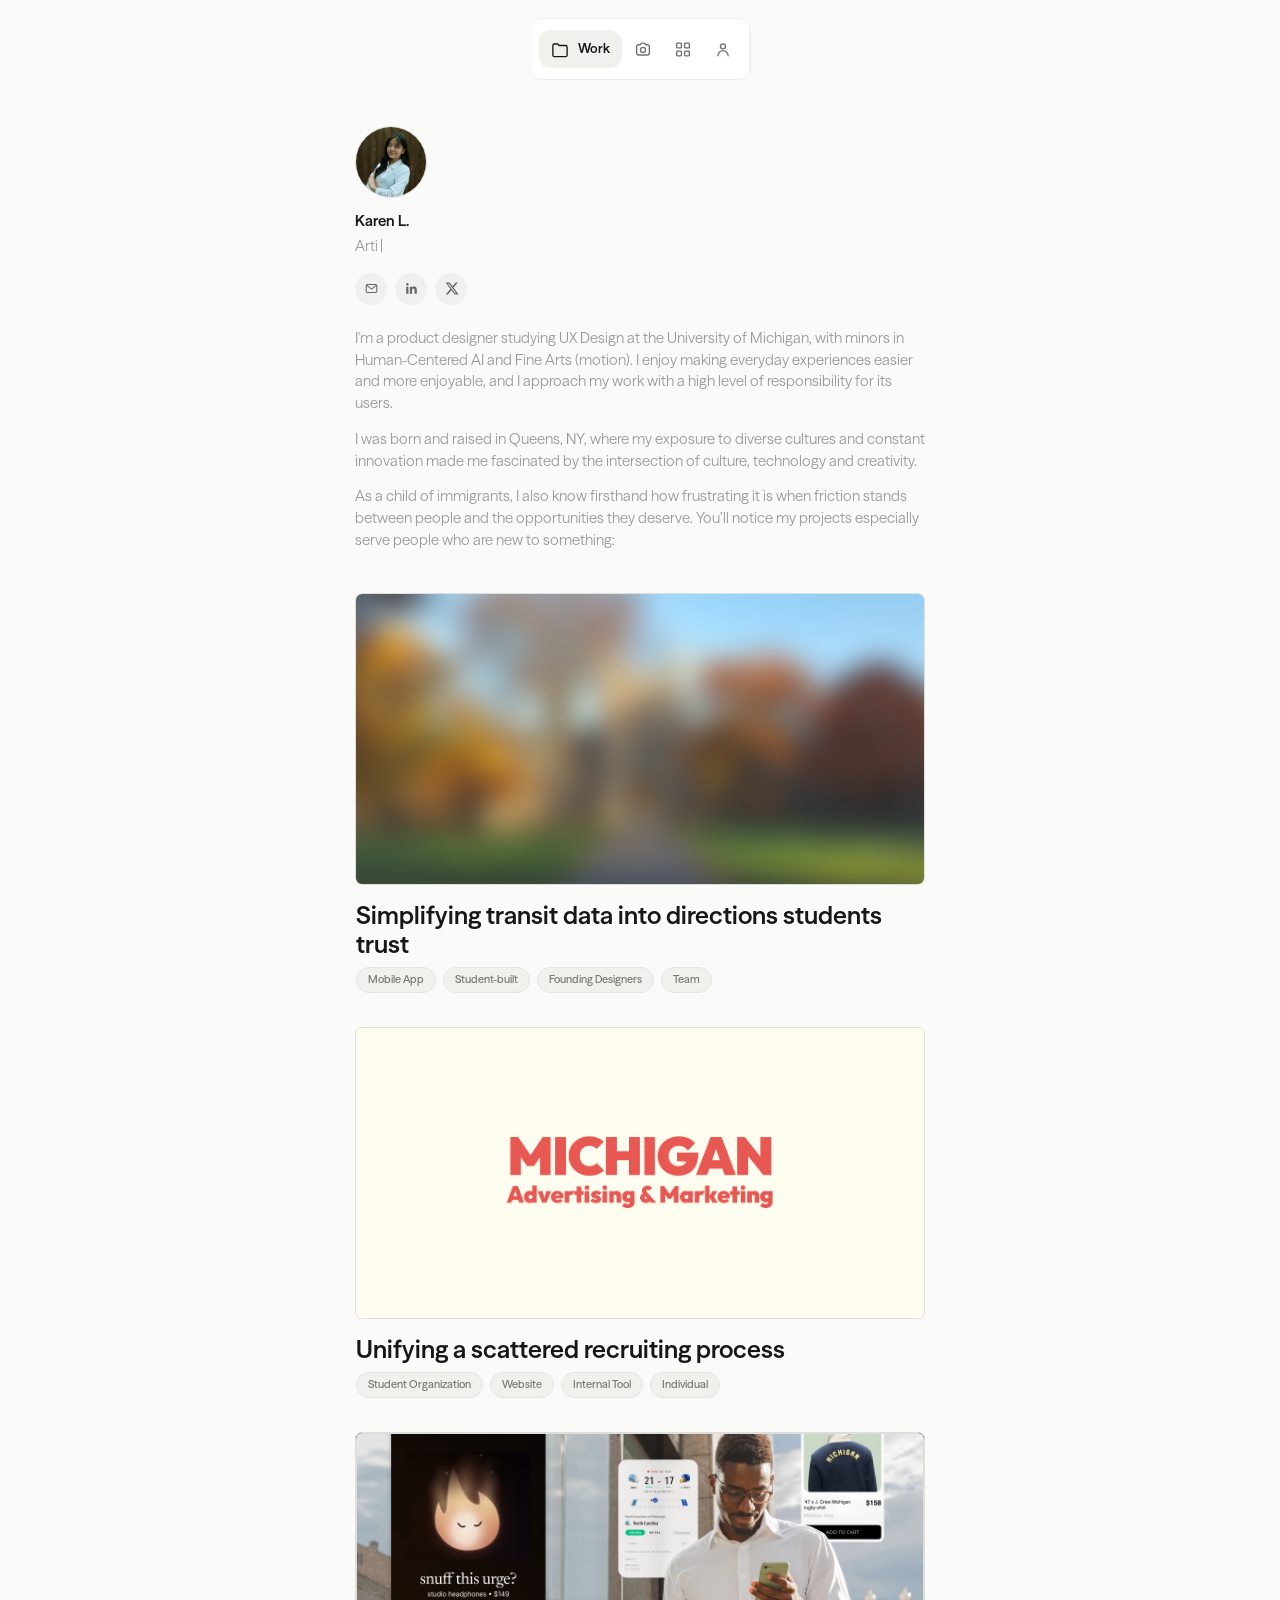
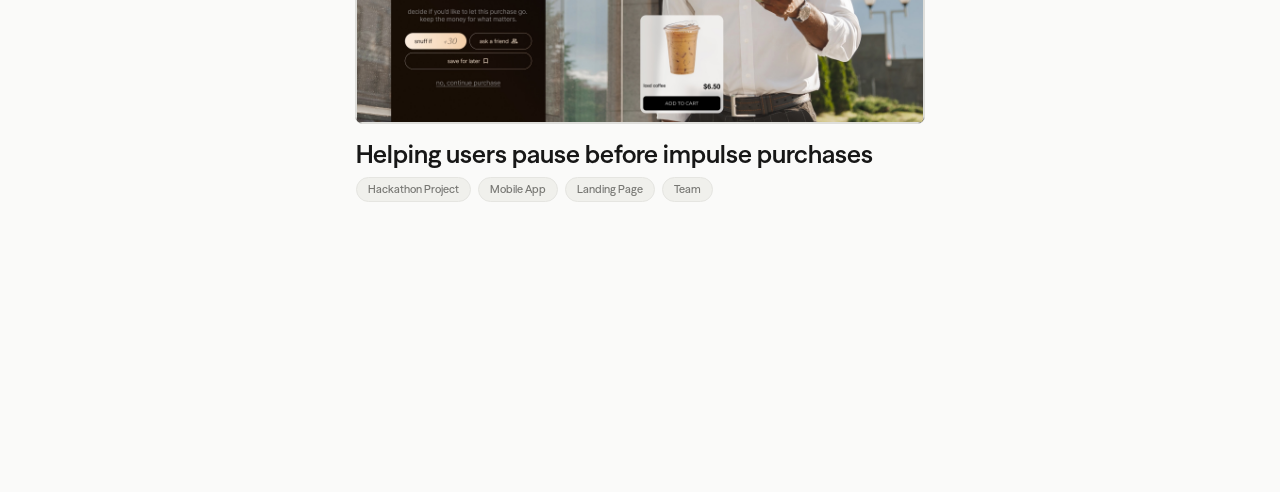
<file: index.html>
<!doctype html>
<html lang="en"><head><meta charset="utf-8"><meta name="viewport" content="width=device-width,initial-scale=1"><meta name="theme-color" content="#fafaf9"><meta name="description" content="Karen Lin — UX/UI designer at the University of Michigan."><title>Karen Lin — Portfolio</title><link rel="stylesheet" href="styles.css?v=20261126-fullbleed-about-photo34"></head><body><div id="app"></div><script src="app.js?v=20261126-fullbleed-about-photo34"></script></body></html>
</file>
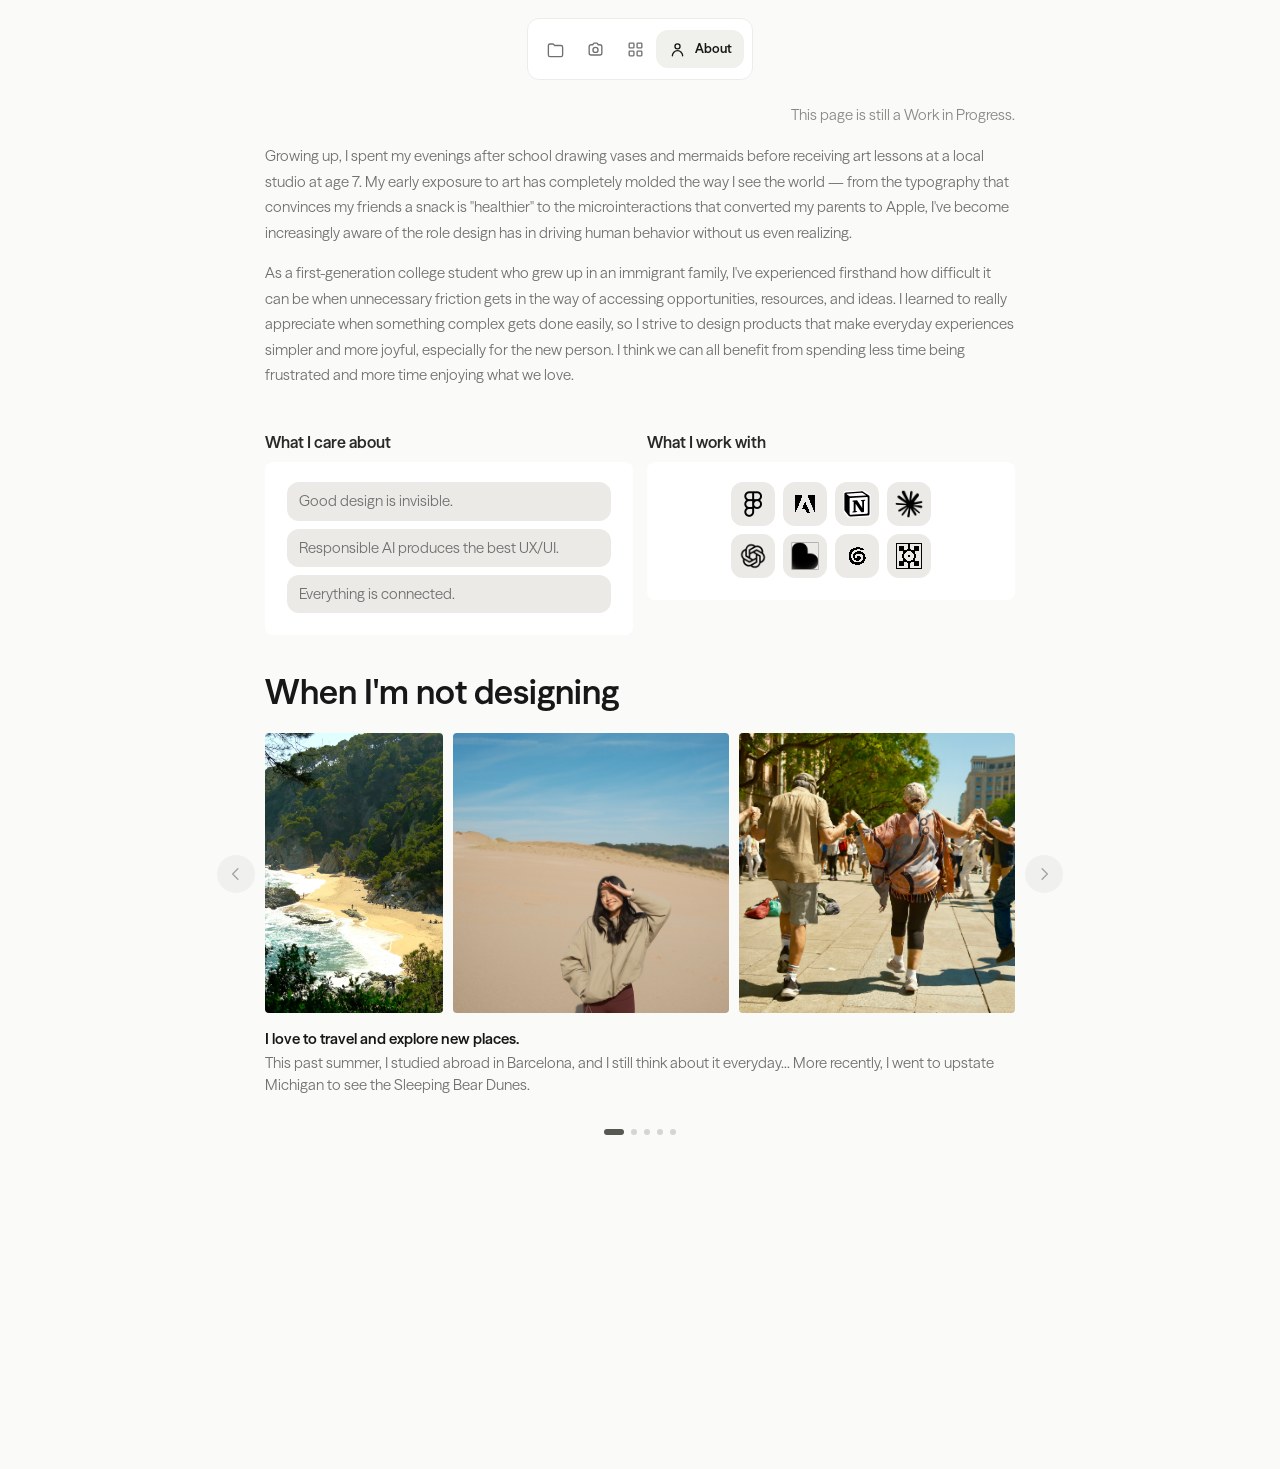
<file: about/index.html>
<!doctype html>
<html lang="en"><head><meta charset="utf-8"><meta name="viewport" content="width=device-width,initial-scale=1"><meta name="theme-color" content="#fafaf9"><title>Karen Lin — Portfolio</title><link rel="stylesheet" href="../styles.css?v=20261126-fullbleed-about-photo34"></head><body><div id="app"></div><script src="../app.js?v=20261126-fullbleed-about-photo34"></script></body></html>
</file>
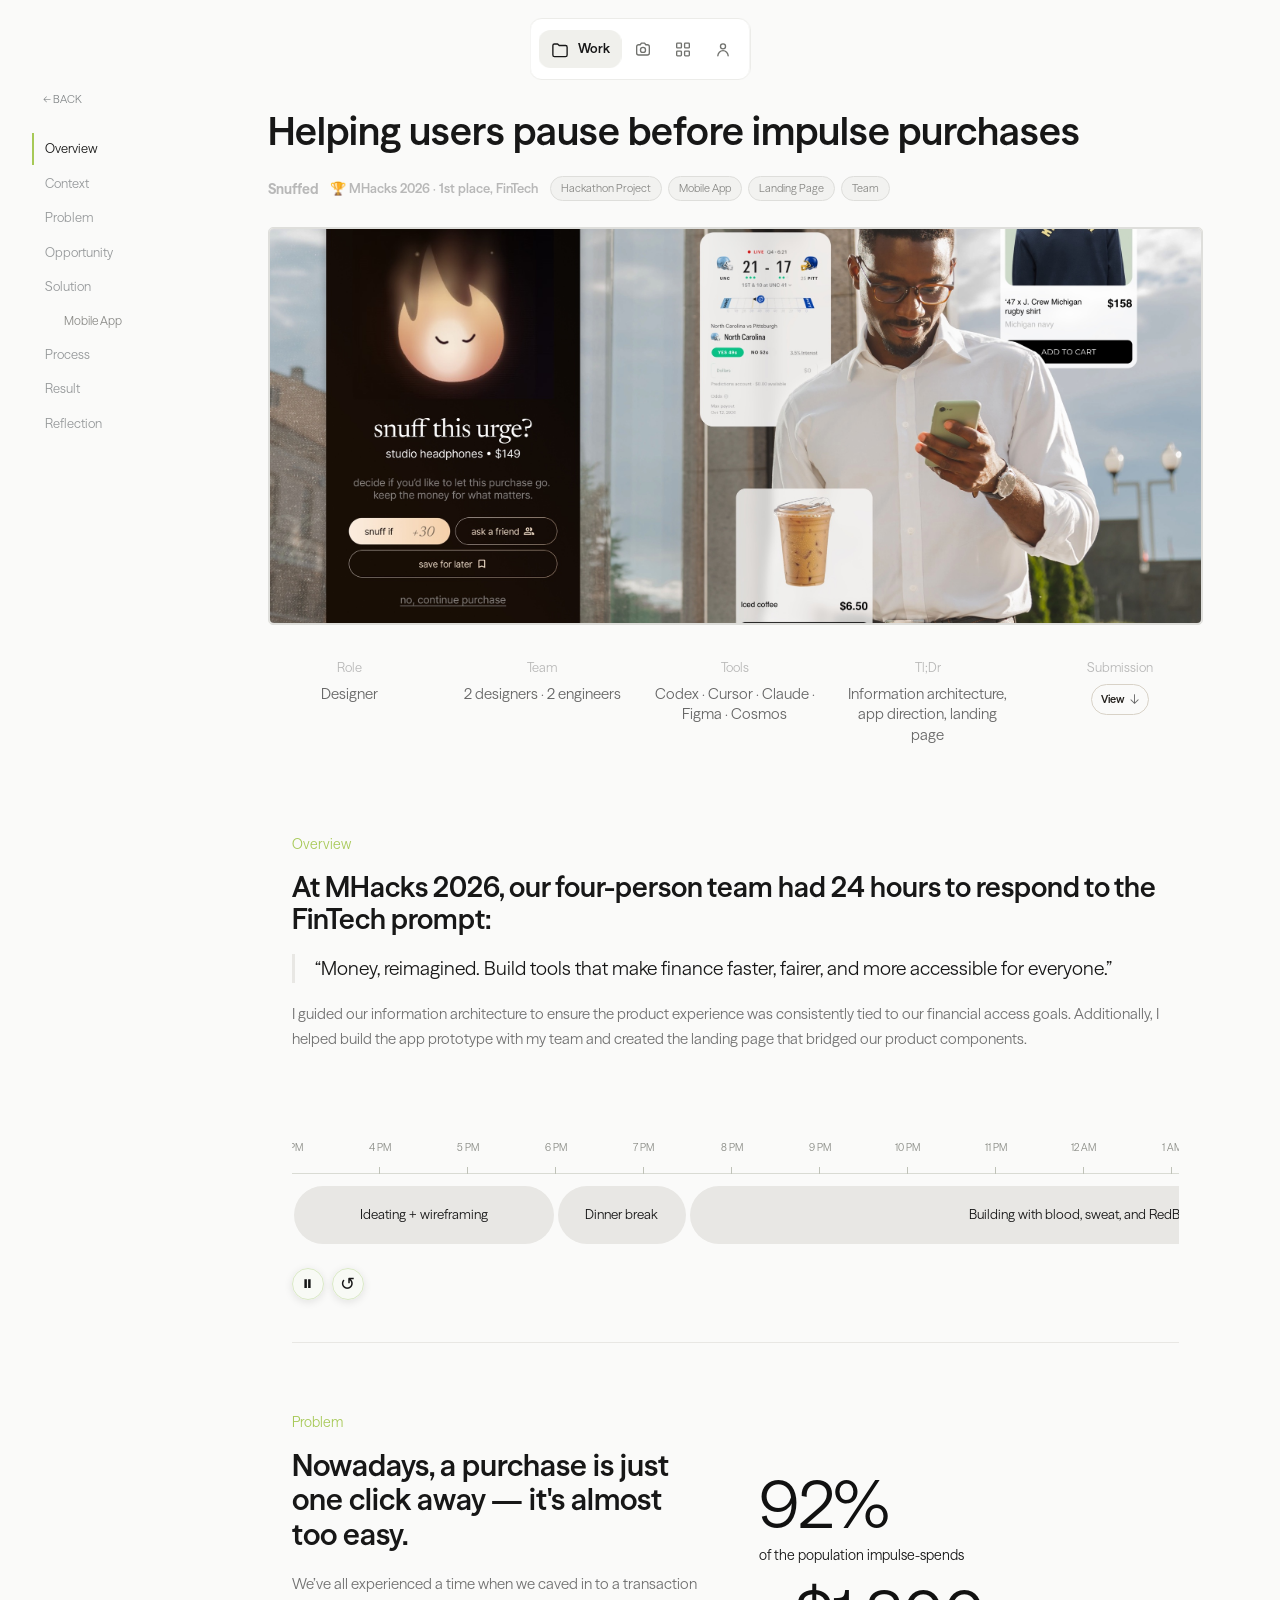
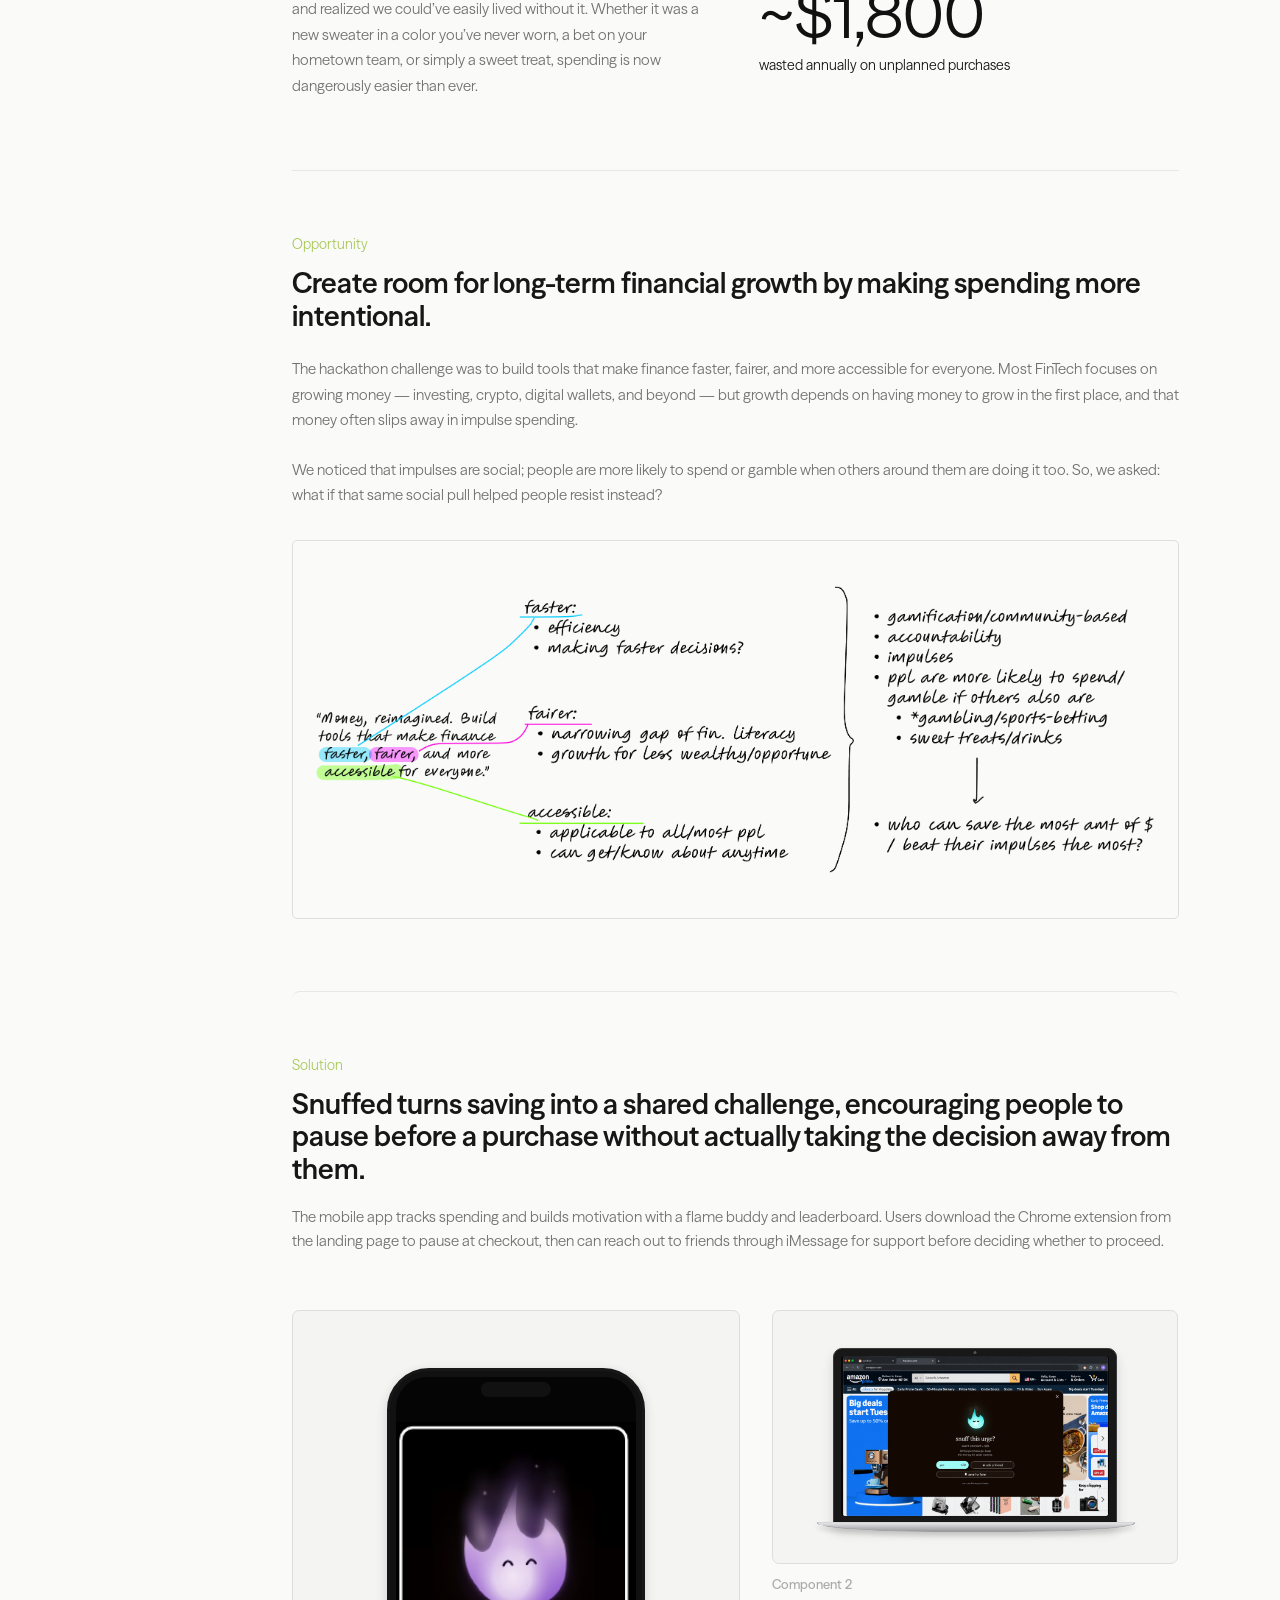
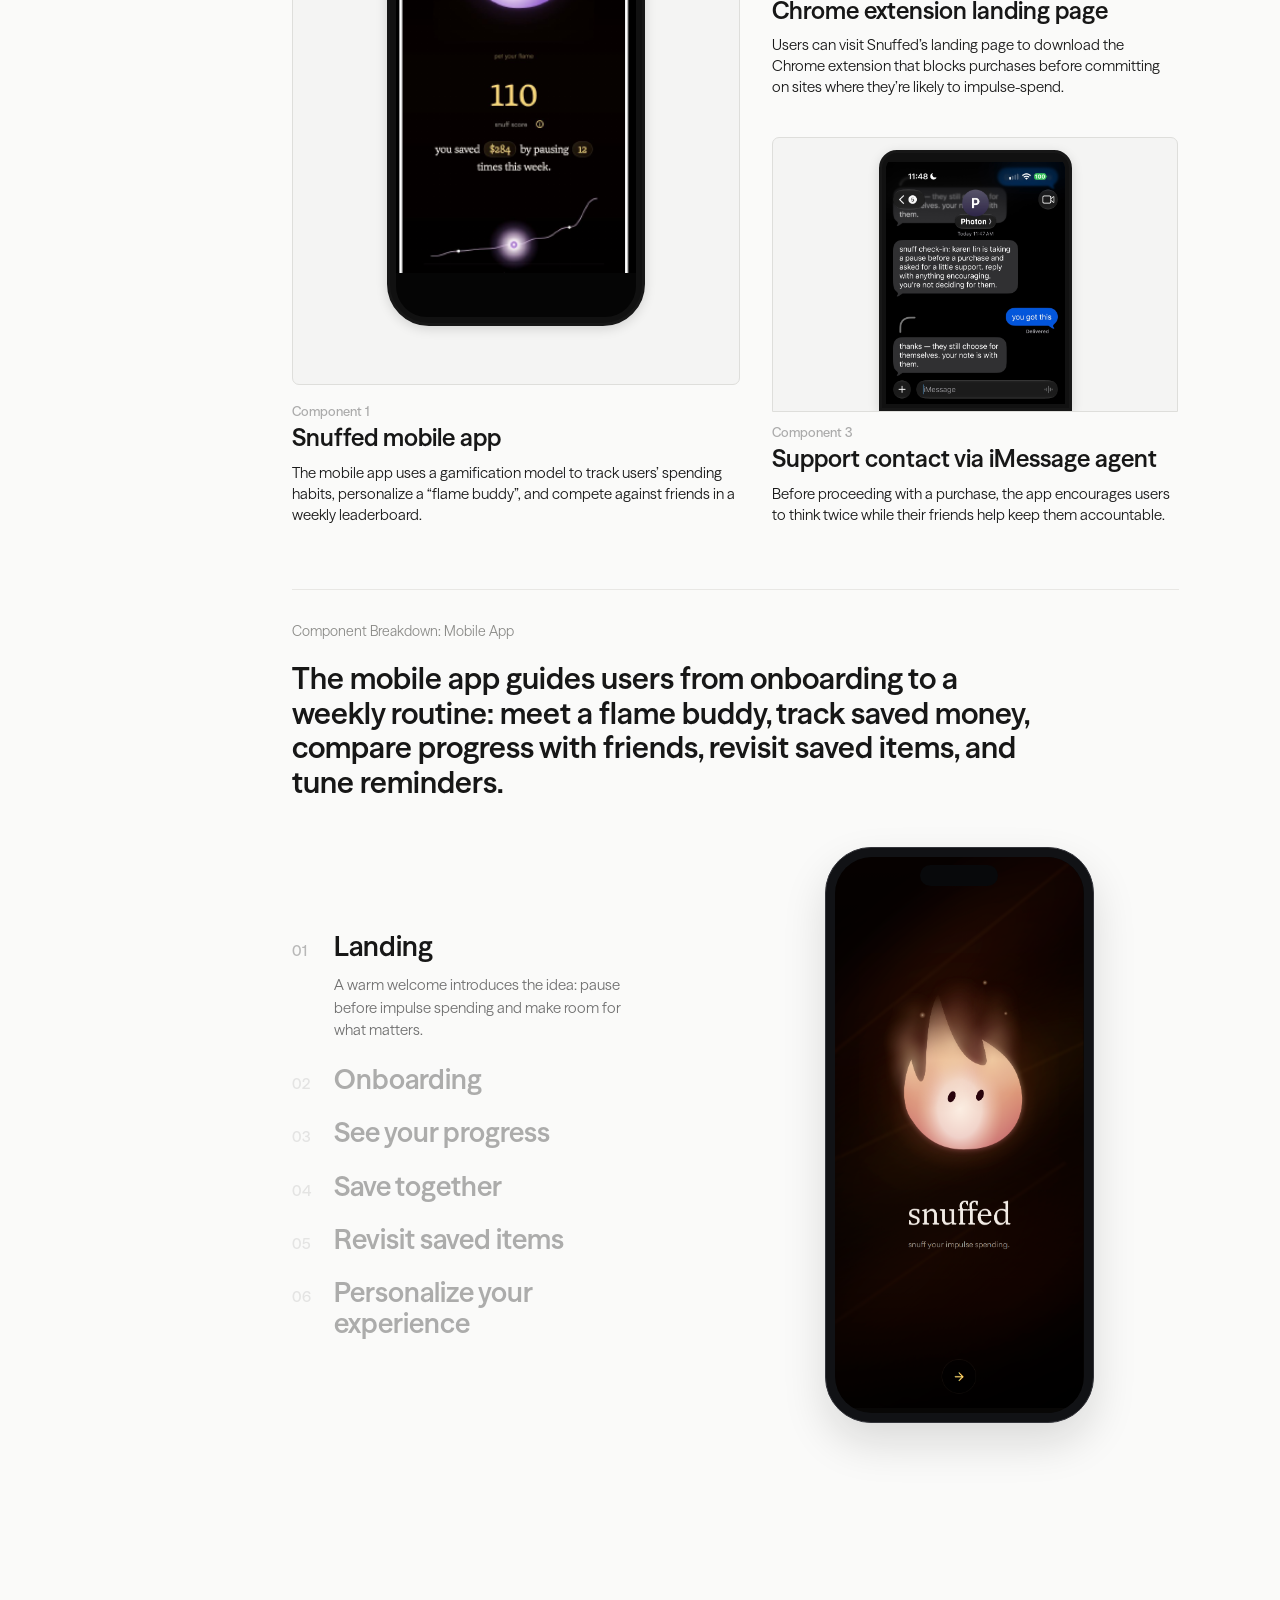
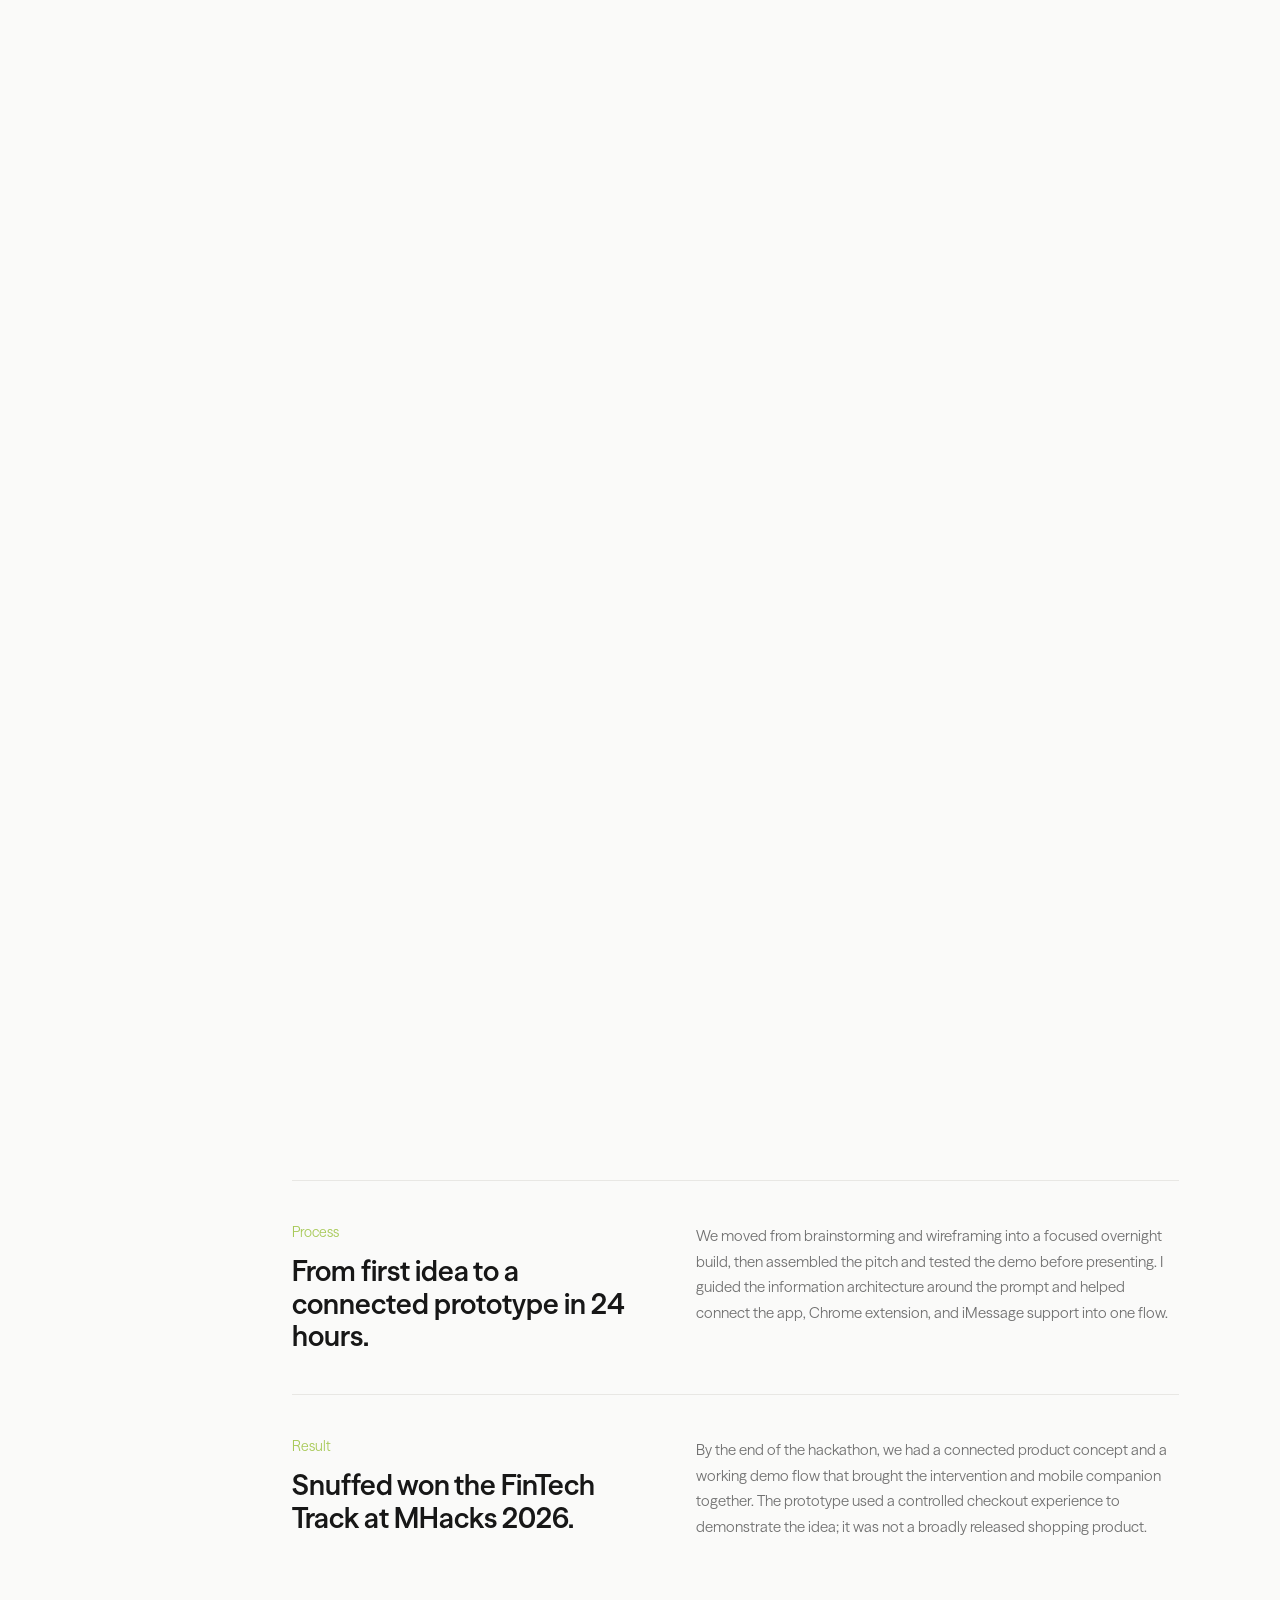
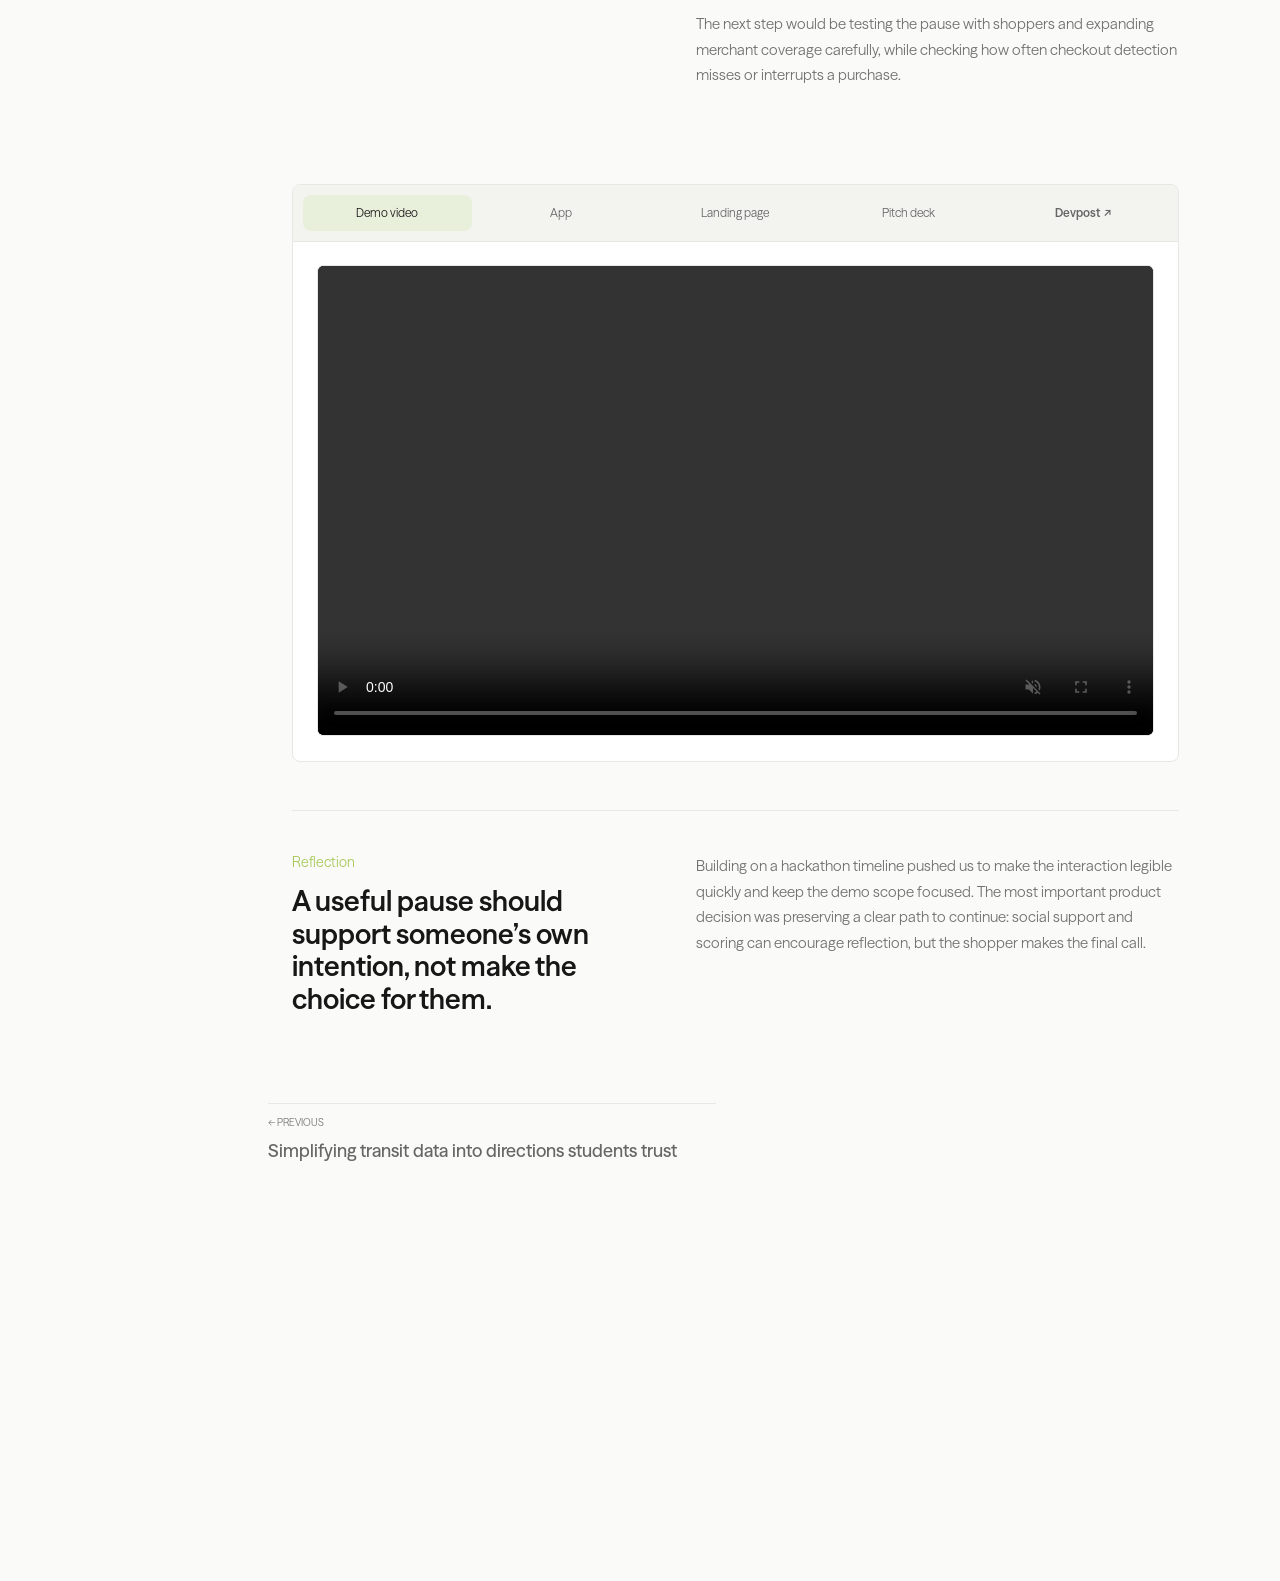
<file: snuffed/index.html>
<!doctype html><html lang="en"><head><meta charset="utf-8"><meta name="viewport" content="width=device-width, initial-scale=1"><title>Snuffed | Karen Lin</title><link rel="stylesheet" href="../styles.css?v=20261126-fullbleed-about-photo34"></head><body><div id="app"></div><script src="../app.js?v=20261126-fullbleed-about-photo34"></script></body></html>
</file>
<file: styles.css>
@import url('https://fonts.googleapis.com/css2?family=Archivo:wght@400;600;700&family=DM+Mono:wght@400;500&family=Inter:wght@400;500;600;700&family=Roboto+Flex:opsz,wght@8..144,100..1000&display=swap');
:root{--bg:#fafaf9;--ink:#171717;--muted:#777;--line:#e8e7e4;--accent:#a7c957;--w:840px}*{box-sizing:border-box}html{scroll-behavior:smooth}body{margin:0;background:var(--bg);color:var(--ink);font:16px/1.55 'Season Sans',Arial,sans-serif}a{color:inherit;text-decoration:none}.nav-wrap{position:sticky;z-index:10;top:18px;display:flex;justify-content:center;margin:18px auto 24px;pointer-events:none}.nav{display:flex;gap:3px;padding:5px;background:#f0f0eeef;border:1px solid #e7e6e3;border-radius:14px;box-shadow:none;pointer-events:auto}.nav a{font:11px 'Season Sans',monospace;display:flex;gap:7px;align-items:center;padding:9px 12px;border-radius:10px;color:#282827}.wrap{width:min(var(--w),calc(100% - 44px));margin:auto}.home-intro{max-width:630px;margin:52px auto 70px}.wordmark{font-size:17px;font-weight:600;letter-spacing:-.05em;margin-bottom:20px}.dots{font:12px 'Season Sans';letter-spacing:.18em;color:#aaa;margin-top:-17px;margin-bottom:15px}.intro{font-size:clamp(26px,5.3vw,42px);line-height:1.3;letter-spacing:-.045em;font-weight:500;margin:0 0 26px}.note{border-left:2px solid #e6e3df;padding-left:12px;color:#888;font-size:14px;line-height:1.55}.note a{text-decoration:underline;text-decoration-style:dotted;text-underline-offset:3px;color:#333}.projects{display:grid;grid-template-columns:1fr 1fr;gap:38px 20px}.card:first-child{grid-column:1/-1}.cover{aspect-ratio:1.43;overflow:hidden;position:relative;border-radius:4px;background:#dededb}.card:first-child .cover{aspect-ratio:1.9}.cover:before,.cover:after{content:"";position:absolute}.cover .mark{position:absolute;inset:0;display:grid;place-items:center;font-size:clamp(35px,7vw,76px);font-weight:700;letter-spacing:-.08em;color:#1118}.cover .label{position:absolute;left:18px;bottom:16px;font:10px 'Season Sans';letter-spacing:.16em;text-transform:uppercase;color:#191919aa}.cover.maize{background:linear-gradient(135deg,#263b5d,#6b83a5)}.cover.maize:before{inset:-30%;background:repeating-linear-gradient(135deg,transparent 0 14px,#182a4680 15px 17px);transform:rotate(-8deg)}.cover.mam{background:#e8e4f0}.cover.mam:before{width:68%;height:65%;left:13%;top:16%;background:#fbfaf8;box-shadow:14px 15px 0 #b9b2ca;border-radius:3px}.cover.mam:after{width:50%;height:7%;left:22%;top:35%;background:linear-gradient(90deg,#363344 55%,transparent 55% 61%,#777 61%);box-shadow:0 24px 0 #bdb9c5,0 47px 0 #d2ced8}.cover.sol{background:linear-gradient(140deg,#e8b777,#f1d9ac)}.cover.sol:before{width:35%;height:70%;left:53%;top:14%;border:8px solid #f6f2e9;border-radius:28px;background:linear-gradient(#303a30 15%,#e9eadb 15% 18%,#f5f0e5 18%);box-shadow:10px 15px 30px #0002}.cover.sol:after{width:40%;height:36%;left:7%;top:28%;border-radius:50%;background:#bd875b}.cover.flow{background:#d9e4ee}.cover.flow:before{inset:12% 8%;background:repeating-linear-gradient(180deg,transparent 0 17px,#ffffffbd 18px 20px);transform:rotate(-7deg)}.cover.flow:after{content:'Read at your own rhythm.';inset:24% 10%;font-size:clamp(22px,4vw,44px);font-weight:600;line-height:1.05;letter-spacing:-.06em;color:#233347}.cover.unity{background:#c8d3c5}.cover.unity:before{width:60%;height:70%;left:9%;top:14%;background:#f4f2eb;box-shadow:30px 18px 0 #deded4}.cover.unity:after{content:'UNITY';left:15%;top:25%;font-size:clamp(32px,5vw,60px);font-weight:700;letter-spacing:-.08em;color:#30372d}.cover.woods{background:#e5dcc5}.cover.woods:before{width:38%;height:62%;left:32%;top:22%;background:#f5eddb;border-radius:28px 28px 55px 55px;box-shadow:14px 18px 28px #0002}.cover.woods:after{content:'WOODS\A & SHRUBS';white-space:pre;text-align:center;left:36%;top:43%;font:500 15px/1.3 'Season Sans';color:#605a45}.card-copy{padding:12px 1px 0}.meta{font:10px 'Season Sans',monospace;text-transform:uppercase;letter-spacing:.04em;color:#777}.card h2{font-size:clamp(19px,2.8vw,25px);line-height:1.2;letter-spacing:-.04em;margin:7px 0 4px;font-weight:600}.card p{font-size:13px;color:#737373;line-height:1.5;margin:0}.card:hover .cover{filter:saturate(1.08);transform:translateY(-2px);transition:.2s}.card .cover{transition:.2s}.connect{margin:94px auto 35px;text-align:center}.connect .tiny{font:10px 'Season Sans';color:#777;text-transform:uppercase;letter-spacing:.1em}.connect h2{font-size:32px;letter-spacing:-.06em;margin:8px 0}.socials{display:flex;justify-content:center;gap:22px;font:11px 'Season Sans';text-transform:uppercase}.back{text-align:center;font:10px 'Season Sans';color:#777;padding:22px 0 34px}.eyebrow{font:10px 'Season Sans';letter-spacing:.13em;text-transform:uppercase;color:#777}.page-head{margin:72px auto 50px;max-width:780px}.page-head h1{font-size:clamp(40px,8vw,76px);line-height:.98;letter-spacing:-.08em;margin:16px 0 18px}.page-head p{font-size:18px;max-width:580px;color:#666}.facts{display:grid;grid-template-columns:repeat(4,1fr);border-top:1px solid var(--line);border-bottom:1px solid var(--line);padding:18px 0;margin-top:32px;gap:16px}.fact b{display:block;font:10px 'Season Sans';color:#777;text-transform:uppercase;margin-bottom:8px}.fact span{font-size:12px}.section{padding:32px 0;border-bottom:1px solid var(--line);display:grid;grid-template-columns:190px 1fr;gap:25px}.section h2{font:11px 'Season Sans';letter-spacing:.1em;text-transform:uppercase;color:#777;margin:5px 0}.section h3{font-size:20px;letter-spacing:-.04em;margin:0 0 8px}.section p{margin:0 0 15px;color:#555;font-size:15px}.section p:last-child{margin-bottom:0}.gallery{display:grid;grid-template-columns:1fr 1fr;gap:14px;margin:35px 0}.tile{min-height:210px;border-radius:3px;background:linear-gradient(145deg,#dce1e6,#a8b3bf);display:grid;place-items:center;text-align:center;padding:20px;color:#293340;font-weight:600;font-size:26px;letter-spacing:-.06em}.tile:nth-child(2){background:linear-gradient(145deg,#e6d9c4,#baa68d)}.tile:nth-child(3){background:linear-gradient(145deg,#e3e5df,#bcc5b6)}.tile:nth-child(4){background:linear-gradient(145deg,#e4dfea,#b8abc8)}.about-grid{display:grid;grid-template-columns:.8fr 1.2fr;gap:40px;margin:48px 0}.portrait{min-height:410px;background:linear-gradient(140deg,#d4cbb9,#77776f 60%,#393c39);display:grid;place-items:end start;padding:15px;color:#fff;font:10px 'Season Sans';letter-spacing:.08em}.bodycopy p{color:#555;font-size:15px;margin:0 0 20px}.chips{display:flex;flex-wrap:wrap;gap:7px;margin:24px 0}.chips span{border:1px solid var(--line);border-radius:99px;padding:6px 10px;color:#666;font:10px 'Season Sans'}.listline{padding:18px 0;border-top:1px solid var(--line);display:flex;justify-content:space-between;gap:20px}.listline b{font-size:14px}.listline span{font-size:12px;color:#777;text-align:right}.next-links{display:flex;justify-content:space-between;margin:46px 0}.next-links a{width:48%;border-top:1px solid var(--line);padding-top:12px}.next-links small{display:block;font:10px 'Season Sans';color:#777;margin-bottom:8px}.next-links b{font-size:18px;letter-spacing:-.04em}.footer{border-top:1px solid var(--line);padding:12px 22px 20px;text-align:center;color:#aaa;font:9px 'Season Sans';letter-spacing:.06em}
@media(max-width:650px){.wrap{width:calc(100% - 40px)}.home-intro{margin:40px auto 55px}.projects{grid-template-columns:1fr;gap:35px}.card:first-child{grid-column:auto}.card:first-child .cover,.cover{aspect-ratio:1.43}.facts{grid-template-columns:1fr 1fr}.section{grid-template-columns:1fr;gap:9px;padding:24px 0}.about-grid{grid-template-columns:1fr;gap:24px}.portrait{min-height:330px}.page-head{margin:52px auto 36px}.socials{gap:14px;font-size:10px}.gallery{gap:8px}.tile{min-height:140px;font-size:20px}}

/* Neutral placeholders for artwork and photography not included with the source site. */
.cover,.cover.maize,.cover.mam,.cover.sol,.cover.flow,.cover.unity,.cover.woods{background:#e7e7e5}
.cover:before,.cover:after{display:none}
.cover .mark{color:#777;opacity:.42}
.cover .label{color:#666}
.tile,.tile:nth-child(2),.tile:nth-child(3),.tile:nth-child(4){background:#e7e7e5;color:#777}
.portrait{background:#e7e7e5;color:#777}

/* Shared editorial case-study format, based on the MaizeBus draft. */
.case-hero{width:min(100%,1200px);aspect-ratio:2.55;margin:0 auto 54px;border-radius:0;display:grid;place-items:center;background:#d9d9d7}
.case-hero.mam-case-hero{position:relative;overflow:hidden;display:block;background:#e7e7e5}
.mam-case-hero .mam-case-cover-image,.mam-case-hero .mam-case-cover-video{position:absolute;inset:0;width:100%;height:100%;object-fit:cover;object-position:center center;transform:scale(1.2);border:0}
.mam-case-hero .mam-case-cover-image{z-index:0}
.mam-case-hero .mam-case-cover-video{z-index:1}
.case-hero .placeholder-tag,.media-placeholder span{font:10px 'Season Sans',monospace;letter-spacing:.12em;color:#8a8a88;text-transform:uppercase}
.case-wrap{--w:1000px}
.case-intro{padding:0 0 24px}
.case-intro h1{max-width:940px;font-size:clamp(29px,calc(5.5vw - 5px),55px);line-height:1.08;letter-spacing:-.065em;margin:10px 0 26px;font-weight:600}
.case-intro .eyebrow{font:14px 'Season Sans',Arial,sans-serif;color:#333;letter-spacing:0;text-transform:none}
.case-intro .facts{grid-template-columns:.8fr 1fr 1.1fr 2fr;align-items:start;margin-top:28px;gap:28px}
.case-intro .fact span{display:block;line-height:1.55;color:#444}
.case-quote{margin:30px auto 60px;max-width:820px;text-align:center;font-size:clamp(18px,2.6vw,26px);line-height:1.5;letter-spacing:-.03em;font-weight:500}
.case-section{display:grid;grid-template-columns:170px minmax(0,1fr);gap:30px;padding:42px 0;border-top:1px solid var(--line)}
.case-label{font:11px 'Season Sans',monospace;letter-spacing:.1em;color:#777;text-transform:uppercase;padding-top:6px}
.case-content{max-width:760px}
.case-content h2{font-size:clamp(21px,calc(3.2vw - 2px),34px);line-height:1.16;letter-spacing:-.05em;margin:0 0 14px;font-weight:600}
.case-content p{font-size:16px;line-height:1.7;color:#555;margin:0 0 24px;max-width:730px}
.case-content p:last-child{margin-bottom:0}
.feature-row{padding-top:32px;padding-bottom:42px}
.feature-row .case-content h2{font-size:23px}
.media-placeholder{width:100%;aspect-ratio:1.85;background:#e7e7e5;display:grid;place-items:center;margin-top:24px}
@media(max-width:700px){.case-hero{aspect-ratio:1.3;margin-bottom:36px}.case-intro .case-hero.mam-case-hero{width:100%;margin-left:0}.case-wrap{width:calc(100% - 40px)}.case-intro .facts{grid-template-columns:1fr 1fr;gap:20px}.case-section{grid-template-columns:1fr;gap:10px;padding:28px 0}.case-quote{margin:20px auto 38px}.case-content p{font-size:15px}}
.play-projects{margin:72px 0 20px}.play-projects>h2{font-size:clamp(28px,5vw,44px);letter-spacing:-.06em;margin:10px 0 28px}.play-projects .projects{margin-top:24px}
.case-subtitle{font-size:18px;line-height:1.55;color:#666;max-width:760px;margin:-12px 0 24px}
.case-context{font-size:14px;font-weight:600;color:#444;margin:0 0 22px;max-width:760px}

/* Homepage hero follows the supplied spacious, centered reference. */
.home-main{--w:1000px}
.home-nav{position:fixed;top:26px;left:36px;margin:0;justify-content:flex-start}
.home-nav .nav{flex-direction:column;gap:2px;padding:6px}
.home-nav .nav a{min-width:110px}
.home-intro{max-width:940px;margin:150px auto 150px}
.identity{display:flex;align-items:center;gap:12px;margin-bottom:22px}
.avatar-placeholder{display:block;width:58px;height:58px;border-radius:50%;background:#e7e7e5;flex:none}
.identity strong,.identity span{display:block}
.identity strong{font-size:16px;line-height:1.25;font-weight:600}
.identity span{font-size:15px;color:#aaa;line-height:1.3}
.intro{font-size:clamp(30px,4.3vw,44px);line-height:1.2;letter-spacing:-.055em;max-width:940px}
.note{font-size:16px;margin:20px 0 0 60px}
@media(max-width:700px){.home-nav{position:sticky;top:14px;left:auto;justify-content:center;margin:14px auto 20px}.home-nav .nav{flex-direction:row}.home-nav .nav a{min-width:0}.home-intro{margin:72px auto 90px}.note{margin-left:0}.identity{margin-bottom:18px}}
.home-intro{margin-top:clamp(180px,35vh,310px);margin-bottom:clamp(130px,21vh,205px)}
@media(max-width:700px){.home-intro{margin-top:74px;margin-bottom:96px}}

/* Keep the three featured projects visible with the homepage intro on desktop. */
@media(min-width:701px) and (min-height:650px){
  body:has(.home-main){overflow:hidden}
  .home-main{height:100svh;min-height:650px;max-height:100svh;padding:74px 0 22px;display:flex;flex-direction:column;justify-content:center;gap:clamp(18px,3.5vh,30px)}
  .home-intro{width:100%;max-width:940px;margin:0 auto}
  .home-intro .identity{margin-bottom:14px}
  .home-intro .intro{font-size:clamp(29px,3.4vw,40px);line-height:1.14;margin-bottom:0}
  .home-intro .note{margin-top:14px;font-size:14px}
  .home-projects{grid-template-columns:repeat(3,minmax(0,1fr));gap:18px;margin:0}
  .home-projects .card:first-child{grid-column:auto}
  .home-projects .cover{aspect-ratio:1.48}
  .home-projects .card-copy{padding-top:9px}
  .home-projects .card h2{font-size:clamp(17px,2vw,22px);margin:5px 0 3px}
  .home-projects .card p{font-size:12px;line-height:1.4}
  .home-footer{display:flex;align-items:center;justify-content:center;gap:22px;padding-top:4px;font:9px 'Season Sans',monospace;letter-spacing:.08em;color:#888}
  .home-footer a:hover{color:#222}
}
@media(max-width:700px),(max-height:649px){
  .home-main{height:auto;max-height:none;min-height:100svh;padding-top:24px;padding-bottom:20px;gap:0}
  .home-intro{margin:64px auto 46px}
  .home-projects{grid-template-columns:1fr}
  .home-projects .card:first-child{grid-column:auto}
  .home-footer{display:flex;justify-content:center;gap:18px;padding:30px 0;font:9px 'Season Sans',monospace;color:#888}
}

/* Fixed-frame portfolio home: the featured work scrolls inside the viewport. */
body:has(.home-main){height:100svh;overflow:hidden}
.home-main{position:fixed;inset:0;width:100%;height:100svh;min-height:0;max-height:none;padding:0;margin:0;display:block;overflow:hidden}
.home-nav{z-index:5;top:28px;left:32px}
.home-nav .nav{flex-direction:row;gap:2px;padding:5px}
.home-nav .nav a{min-width:78px}
.visitor-trigger{position:fixed;z-index:5;top:28px;right:32px;border:1px solid var(--accent);border-radius:6px;background:#fff;color:var(--accent);padding:13px 20px;font:500 14px 'Season Sans',Arial,sans-serif;cursor:pointer;transition:background .18s,color .18s}
.visitor-trigger span{padding-left:12px}
.visitor-trigger:hover{background:color-mix(in srgb,var(--accent) 12%,white);color:var(--accent)}
.home-projects{position:absolute;inset:0 auto 0 50%;height:100svh;transform:translateX(-50%);width:min(670px,42vw);min-width:420px;display:flex;flex-direction:column;gap:52px;margin:0;padding:120px 10px 170px;overflow-y:auto;overscroll-behavior:contain;scrollbar-width:thin;scrollbar-color:#dedbd7 transparent}
.home-projects .card{display:block;flex:0 0 auto}
.home-projects .card:first-child{grid-column:auto}
.home-projects .cover,.home-projects .card:first-child .cover{aspect-ratio:1.95;border-radius:7px}
.home-projects .card-copy{padding:13px 1px 0}
.home-projects .meta{font-size:12px;color:#b5b5b5;text-transform:none;letter-spacing:0;margin-bottom:2px}
.home-projects .card h2{font-size:clamp(22px,2.1vw,29px);line-height:1.18;margin:4px 0 0;font-weight:550}
.home-projects .card p{display:none}
.home-projects{scrollbar-width:none;-ms-overflow-style:none}
.home-projects::-webkit-scrollbar{display:none}
.home-projects{left:44.3%;transform:none;width:min(900px,49vw);display:grid;grid-template-columns:repeat(2,minmax(0,1fr));align-content:start;gap:34px 14%;padding:120px 0 170px}
.home-projects .card:first-child{grid-column:1/-1}
.home-projects .card:first-child .cover{aspect-ratio:1.95}
.home-projects .card:not(:first-child) .cover{aspect-ratio:1}
.home-projects .card-copy{padding-top:12px}
.home-projects .card h2{font-size:clamp(20px,2.1vw,29px);line-height:1.18}
.home-projects .card:first-child h2{font-size:clamp(25px,2.6vw,36px)}
.home-projects .card p{display:none}
.home-overview{position:fixed;z-index:2;left:34px;bottom:76px;width:min(360px,calc((100vw - 700px)/2));min-width:230px}
.home-signature{display:flex;align-items:center;gap:9px;margin-bottom:21px;font-size:20px;letter-spacing:-.04em}
.home-signature strong{font-weight:650}
.home-signature div>span{color:#bcbcbc}
.signature-photo{display:block;width:27px;height:27px;flex:0 0 27px;border-radius:50%;object-fit:cover;object-position:52% 38%}
.home-overview p{font-size:15px;line-height:1.45;letter-spacing:-.02em;margin:0 0 14px;max-width:360px}
.home-weather{position:fixed;right:34px;bottom:33px;display:flex;flex-direction:column;align-items:flex-end;text-align:right;gap:3px;color:var(--accent);font-size:13px;line-height:1.3}
.home-weather strong{font-weight:600}
.mailbox-dialog{width:min(440px,calc(100vw - 40px));border:1px solid color-mix(in srgb,var(--accent) 24%,white);border-radius:14px;padding:34px 38px 36px;background:#fffdfc;color:#191919;box-shadow:0 20px 80px #23180f24;position:fixed;inset:50% auto auto 50%;transform:translate(-50%,-50%);margin:0}
.mailbox-dialog::backdrop{background:#25211d55;backdrop-filter:blur(3px)}
.mailbox-close{position:absolute;right:13px;top:10px;border:0;background:transparent;font-size:28px;line-height:1;color:#888;cursor:pointer}
.mailbox-art{width:150px;margin:0 auto 12px}
.mailbox-art svg{width:100%;overflow:visible}
.mailbox-art path{fill:none;stroke:var(--accent);stroke-width:3.5;stroke-linecap:round;stroke-linejoin:round}
.mailbox-art .mailbox-letter{stroke:var(--accent);stroke-width:2.6}
.mailbox-art .mailbox-flag{stroke:var(--accent)}
.mailbox-dialog[open] .mailbox-letter{animation:letter-pop .55s ease-out both}
@keyframes letter-pop{from{transform:translateY(15px)}to{transform:translateY(-4px)}}
.mailbox-kicker{font:10px 'Season Sans',monospace;text-transform:uppercase;letter-spacing:.13em;color:var(--accent);margin:0 0 8px}
.mailbox-dialog h2{font-size:32px;letter-spacing:-.06em;margin:0 0 12px}
.mailbox-dialog>p:not(.mailbox-kicker){font-size:15px;line-height:1.6;color:#666;margin:0 0 20px}
.mailbox-email{display:inline-flex;gap:10px;border-bottom:1px solid var(--accent);padding-bottom:3px;color:var(--accent);font-size:14px}
@media(max-width:950px){
 .home-nav{left:14px;top:18px}.home-nav .nav{flex-direction:row}.home-nav .nav a{min-width:0;padding:10px 11px;font-size:11px}
 .visitor-trigger{right:14px;top:18px;padding:10px 11px;font-size:11px}.visitor-trigger span{padding-left:4px}
 .home-projects{inset:0 auto 0 50%;height:100svh;transform:translateX(-50%);width:calc(100vw - 36px);min-width:0;max-width:700px;padding:88px 10px 250px;gap:34px 5%}
 .home-overview{left:20px;bottom:58px;width:calc(100vw - 40px);min-width:0;max-width:600px}
 .home-signature{font-size:17px;margin-bottom:8px}.home-overview p{font-size:13px;line-height:1.35;margin-bottom:7px;max-width:500px}
 .home-weather{right:20px;bottom:13px;font-size:11px}
}
@media(max-width:560px){.home-projects{grid-template-columns:1fr;gap:30px;padding-bottom:270px}.home-projects .card:first-child{grid-column:auto}.home-projects .card:not(:first-child) .cover{aspect-ratio:1.35}}

/* Fit all three featured projects inside the fixed home viewport without scrolling. */
.home-projects{overflow:hidden;padding:clamp(72px,10vh,120px) 0 clamp(70px,9vh,135px);gap:clamp(12px,2.5vh,34px) 14%}
.home-projects .card:first-child .cover{height:min(29svh,430px);aspect-ratio:auto}
.home-projects .card:not(:first-child) .cover{height:min(21svh,320px);aspect-ratio:auto}
@media(max-width:950px){
 .home-projects{left:36%;transform:none;width:calc(64% - 18px);max-width:none;padding:88px 0 90px;gap:16px 5%}
 .home-overview{left:18px;bottom:54px;width:min(220px,30vw);max-width:220px;min-width:0}
 .home-overview p{font-size:12px;line-height:1.32}
 .home-projects .card:first-child .cover{height:27svh}
 .home-projects .card:not(:first-child) .cover{height:19svh}
}
@media(max-width:560px){
 .home-projects{left:50%;transform:translateX(-50%);width:calc(100vw - 36px);padding:86px 10px 210px;gap:10px}
 .home-projects .card:first-child .cover{height:11svh}
 .home-projects .card:not(:first-child) .cover{height:8.5svh}
 .home-projects .card-copy{padding-top:4px}
 .home-projects .meta{font-size:10px}
 .home-projects .card h2,.home-projects .card:first-child h2{font-size:18px;line-height:1.1;margin:1px 0 0}
}
@media(max-height:700px) and (min-width:951px){.home-projects{padding-top:90px;padding-bottom:118px;gap:34px}.home-overview{bottom:34px}.home-overview p{font-size:13px}.home-signature{margin-bottom:10px}.home-weather{bottom:20px}}

/* Site typography: Opening Hours Sans for reading text, Archivo Bold for labels. */
@font-face{font-family:'Season Sans';src:url('./assets/fonts/OpeningHoursSans-Regular.woff2') format('woff2');font-style:normal;font-weight:400;font-display:swap}
@font-face{font-family:'Season Sans';src:url('./assets/fonts/Archivo-Bold.ttf') format('truetype');font-style:normal;font-weight:700;font-display:swap}
body,button,input,textarea,select{font-family:'Season Sans',Arial,sans-serif}
.nav a,.eyebrow,.meta,.fact b,.section h2,.case-label,.case-hero .placeholder-tag,.media-placeholder span,.cover .label,.home-weather,.visitor-trigger,.mailbox-kicker,.home-footer,.back,.chips span,.listline b,.listline span,.case-intro .eyebrow{font-family:'Season Sans',Arial,sans-serif;font-weight:700}

/* Home work list: scroll vertically through four full-width landscape projects. */
.home-projects{left:44.3%;transform:none;width:min(900px,49vw);display:flex;flex-direction:column;align-content:initial;gap:38px;padding:120px 0 150px;overflow-x:hidden;overflow-y:auto;scrollbar-width:none;-ms-overflow-style:none}
.home-projects::-webkit-scrollbar{display:none}
.home-projects .card{display:block;flex:0 0 auto;grid-column:auto}
.home-projects .card:first-child{grid-column:auto}
.home-projects .card .cover,.home-projects .card:first-child .cover{height:auto;aspect-ratio:1.95}
.home-projects .card p{display:block;font-size:14px;line-height:1.45;margin:3px 0 0;color:#777}
@media(max-width:950px){
 .home-projects{left:36%;transform:none;width:calc(64% - 18px);padding:88px 0 100px;gap:30px}
 .home-projects .card .cover,.home-projects .card:first-child .cover{aspect-ratio:1.9}
}
@media(max-width:560px){
 .home-projects{left:50%;transform:translateX(-50%);width:calc(100vw - 36px);padding:88px 10px 220px;gap:24px}
 .home-projects .card .cover,.home-projects .card:first-child .cover{aspect-ratio:1.65}
 .home-projects .card h2,.home-projects .card:first-child h2{font-size:20px}
 .home-projects .card p{font-size:12px}
}

/* Keep navigation anchored in the same top-left spot on every route. */
.nav-wrap{position:fixed;z-index:10;top:28px;left:32px;right:auto;justify-content:flex-start;margin:0}
.nav-wrap .nav{flex-direction:row}
@media(max-width:950px){.nav-wrap{top:18px;left:14px}}
.case-wrap>section.case-section:first-of-type{border-top:0}
.case-intro .facts{grid-template-columns:.9fr .9fr .9fr 2.4fr;align-items:start;gap:22px;margin:34px 0 28px;padding:0;border:0}
.case-intro .fact{text-align:center}
.case-intro .fact b{font-size:13px;line-height:1.3;margin:0 0 8px;color:#777}
.case-intro .fact span{display:block;font-size:15px;line-height:1.35;color:#333;text-align:center;white-space:pre-line}
.case-intro .case-hero{width:100%;max-width:none;aspect-ratio:2.55;margin:28px auto 22px}.case-intro .case-hero.mam-case-hero{width:100%;aspect-ratio:2.55;margin-left:0}
.case-intro .facts{margin-top:0}
@media(max-width:700px){.case-intro .case-hero.mam-case-hero{aspect-ratio:1.3}.case-intro .facts{grid-template-columns:1fr 1fr;gap:24px 18px;margin:28px 0 22px}.case-intro .fact span{font-size:14px}}
.case-section{grid-template-columns:minmax(0,.85fr) minmax(0,1.15fr);gap:48px}
.case-heading{display:flex;flex-direction:column;align-items:flex-start;gap:14px}
.case-heading .case-label{padding-top:0}
.case-heading h2{font-size:clamp(20px,calc(2.5vw - 2px),28px);line-height:1.16;margin:0;font-weight:500;white-space:pre-line}
.case-content{max-width:none}
.case-content p{max-width:none}
.media-placeholder span{white-space:pre-line}
.media-placeholder span{text-transform:none}
@media(max-width:700px){.case-section{grid-template-columns:1fr;gap:18px}.case-heading{gap:8px}.case-heading h2{font-size:25px}}
.solution-scroll-story{grid-column:1/-1;display:block;margin-top:32px}
.solution-scroll-steps{min-width:0;display:grid;grid-template-columns:1fr;gap:24px}
.solution-scroll-step{min-height:0;display:grid;grid-template-columns:minmax(0,.85fr) minmax(0,1.15fr);gap:48px;align-items:center;padding:0;opacity:1;transition:none}
.solution-step-copy{max-width:590px}
.solution-step-number{display:block;color:#97bd3e;font-size:14px;letter-spacing:.12em;font-weight:700;margin-bottom:18px}
.solution-step-copy h3{font-size:clamp(22px,2vw,27px);line-height:1.16;margin:0 0 16px;font-weight:500}
.solution-step-copy p{font-size:clamp(16px,1.4vw,19px);line-height:1.65;color:#555;margin:0 0 18px}
.solution-step-copy p:last-child{margin-bottom:0}

.solution-stage-media{position:relative;top:auto;align-self:center;justify-self:center;z-index:1;width:100%;height:auto;aspect-ratio:16/9;min-height:0;display:grid;place-items:stretch;overflow:hidden;isolation:isolate;border:0;border-radius:5px;background:transparent;box-shadow:none;transform-origin:center;backface-visibility:hidden}
.solution-stage-media::before,.solution-stage-media::after{content:none}
.solution-stage-media.is-popping{animation:solution-media-pop .68s cubic-bezier(.18,.86,.28,1) both}
@keyframes solution-media-pop{0%{opacity:0;transform:perspective(1100px) translate3d(54px,16px,0) rotateY(9deg) scale(.9)}58%{opacity:1;transform:perspective(1100px) translate3d(-7px,-3px,0) rotateY(-1.5deg) scale(1.025)}100%{opacity:1;transform:perspective(1100px) translate3d(0,0,0) rotateY(0) scale(1)}}
.solution-stage-media>.solution-video-wrap,.solution-stage-media>.media-placeholder{position:relative;z-index:1;width:100%;height:100%;aspect-ratio:auto;margin:0;overflow:hidden;border-radius:5px}
.solution-stage-media>video{position:relative;z-index:1;border-radius:5px}
.case-page .solution-stage-media>.solution-video-wrap,.case-page .solution-stage-media video{border-radius:5px}
.solution-stage-media video,.solution-stage-media img{display:block;width:100%;height:100%;object-fit:contain;background:#f4f3ed}
.solution-stage-media img{object-fit:cover}
.solution-stage-media video{object-fit:cover;background:transparent}
.solution-stage-media .media-placeholder span{display:none}
.case-section{border-top:0}
.case-wrap{padding-top:100px}
@media(max-width:700px){.solution-scroll-story{margin-top:26px}.solution-scroll-steps{gap:24px}.solution-scroll-step{grid-template-columns:1fr;gap:18px;min-height:0;padding:0}.solution-stage-media{position:relative;top:auto}.solution-step-copy h3{font-size:23px}.solution-step-copy p{font-size:15px}}
@media(prefers-reduced-motion:reduce){.solution-stage-media.is-popping{animation:none}}

/* Keep every home project cover at the same landscape dimensions. */
.home-projects .card .cover,
.home-projects .card:first-child .cover,
.home-projects .card:not(:first-child) .cover{height:auto;aspect-ratio:1.95}

/* Give the fixed NYC weather readout clear space at the lower right. */
.home-projects{left:41.5%;width:min(900px,46vw)}
.home-projects{padding-top:88px}
.home-nav .nav{gap:3px;padding:5px}
.home-nav .nav a{min-width:0}
@media(max-width:950px){.home-projects{left:36%;width:calc(64% - 140px)}}
@media(max-width:560px){.home-projects{left:50%;width:calc(100vw - 36px)}}
.home-overview{bottom:33px}
.home-signature{font-size:22px}

/* Keep the main navigation anchored consistently across every page. */
.nav-wrap,.home-nav{position:fixed;z-index:10;top:28px;left:32px;right:auto;bottom:auto;justify-content:flex-start;margin:0;transform:none}
.nav-wrap .nav,.home-nav .nav{flex-direction:row;gap:3px;padding:5px}
@media(max-width:950px){.nav-wrap,.home-nav{top:18px;left:14px}}
.home-overview p{font-size:17px}
.home-projects .card h2{font-weight:700}
.home-projects .card h2,.home-projects .card:first-child h2{font-size:clamp(18px,calc(2.1vw - 2px),27px)}
@media(max-width:560px){.home-projects .card h2,.home-projects .card:first-child h2{font-size:18px}}
@media(max-width:950px){.home-signature{font-size:17px}.home-overview p{font-size:13px}}
.home-overview{top:50%;bottom:auto;transform:translateY(-50%)}
.home-signature #home-role{display:inline-block;white-space:nowrap}
.home-weather{left:34px;right:auto;bottom:33px;align-items:flex-start;text-align:left}
/* Narrow the Selected Work column by 15%, retaining its established offsets. */
.home-projects{left:36%;width:51vw;padding-top:88px}
@media(max-width:950px){.home-projects{left:38%;width:calc(52.7vw - 20.4px)}}
@media(max-width:560px){
 .home-overview{top:72px;left:20px;bottom:auto;transform:none;width:calc(100vw - 40px);max-width:none}
 .home-projects{left:50%;width:calc(85vw - 30.6px);padding-top:350px;padding-bottom:120px}
 .home-weather{left:20px;bottom:18px}
}
.home-projects{padding-top:28px}
@media(max-width:560px){.home-projects{padding-top:350px}}
.home-weather,.home-weather strong,.home-weather span{font-family:'Season Sans',Arial,sans-serif;font-weight:300}
#home-role::after{content:"";display:inline-block;width:1px;height:.9em;margin-left:3px;vertical-align:-.08em;background:currentColor;animation:role-caret-blink .9s steps(2,start) infinite}
@keyframes role-caret-blink{to{visibility:hidden}}
@media(prefers-reduced-motion:reduce){#home-role::after{animation:none}}
.home-projects .cover.mam .mam-cover-image,
.home-projects .cover.mam .mam-cover-video{position:absolute;top:-9%;left:0;width:100%;height:109%;object-fit:cover;object-position:center top;transform:scale(1.1)}
.home-projects .cover.mam .mam-cover-image{z-index:0}
.home-projects .cover.mam .mam-cover-video{z-index:1}
.home-projects .cover.mam .mark,.home-projects .cover.mam .label{display:none}
.home-projects .cover.maize{isolation:isolate;background:#fff}
.home-projects .cover.maize:before{display:block;z-index:0;inset:-16px;background:radial-gradient(ellipse at 17% 52%,rgba(183,124,53,.95) 0,rgba(183,124,53,0) 35%),radial-gradient(ellipse at 72% 30%,rgba(106,70,65,.95) 0,rgba(106,70,65,0) 42%),radial-gradient(ellipse at 52% 82%,rgba(97,125,70,.9) 0,rgba(97,125,70,0) 38%),radial-gradient(ellipse at 65% 8%,rgba(117,196,237,.95) 0,rgba(117,196,237,0) 36%),linear-gradient(135deg,#778b92,#c4a986 52%,#465660);filter:blur(12px)}
.home-projects .cover.maize .maizebus-cover-video{position:absolute;z-index:1;top:50%;left:50%;width:100%;height:100%;transform:translate(-50%,-50%);object-fit:contain;object-position:center;border:0;outline:0;box-shadow:none}
.home-projects .cover.maize .maizebus-cover-video{display:block;opacity:0;transition:opacity .25s ease}
.home-projects .card:hover .cover.maize .maizebus-cover-video,.home-projects .card:focus-within .cover.maize .maizebus-cover-video{opacity:1}
.maizebus-cover-keyed{position:absolute;z-index:3;top:50%;left:50%;width:100%;height:100%;transform:translate(-50%,-50%);object-fit:contain;opacity:1;pointer-events:none;transition:opacity .25s ease}
.home-projects .card:hover .cover.maize.has-keyed-maize-video .maizebus-cover-video,.home-projects .card:focus-within .cover.maize.has-keyed-maize-video .maizebus-cover-video{opacity:0}
.home-projects .card:hover .cover.maize .maizebus-cover-keyed,.home-projects .card:focus-within .cover.maize .maizebus-cover-keyed{opacity:1}
.home-projects .cover.maize .mark,.home-projects .cover.maize .label{transition:opacity .25s ease}
.home-projects .cover.maize .label{display:none}
.home-projects .cover.maize .mark{opacity:0}
.home-projects .card:hover .cover.maize .mark,.home-projects .card:hover .cover.maize .label,.home-projects .card:focus-within .cover.maize .mark,.home-projects .card:focus-within .cover.maize .label{opacity:0}
@media(max-width:700px){.home-projects .cover.maize:not(.has-keyed-maize-video) .maizebus-cover-video{opacity:1}}

/* Keep the home identity rail fixed while the Play and About columns scroll. */
.page-with-rail.wrap{width:60vw;max-width:none;margin:0 4vw 0 36%}
#top.play-main{padding-top:56px}
@media(max-width:700px){
 .home-overview{top:72px;left:20px;right:20px;bottom:auto;transform:none;width:auto;max-width:none;min-width:0}
 .page-with-rail.wrap{width:calc(100% - 40px);margin:0 auto;padding-top:330px}
 .home-weather{left:20px;right:auto;bottom:18px;align-items:flex-start;text-align:left}
}


/* The Play page can push About up from below while the fixed identity rail stays put. */
#top.play-main,#top.transition-play{transform:translateY(var(--page-push,0px));will-change:transform}
.play-next-screen{position:fixed;z-index:1;inset:0;width:100vw;height:100svh;border:0;background:var(--bg);transform:translateY(calc(100svh + var(--page-push,0px)));pointer-events:none}

/* Mark section boundaries along the right content column, clear of the profile rail. */
#top.transition-play,#top.transition-about{position:relative;padding-top:32px}
#top.transition-play::before,#top.transition-about::before{content:"";position:absolute;top:0;left:0;width:100%;border-top:1px solid var(--line);pointer-events:none}
.about-main .page-head{max-width:none;margin:72px 0 50px}

@view-transition{navigation:auto}
::view-transition-group(*){animation-duration:.58s;animation-timing-function:cubic-bezier(.2,.75,.25,1)}
@media(prefers-reduced-motion:reduce){@view-transition{navigation:none}}


.play-bio:not(.bio-animating){animation:play-bio-in .65s cubic-bezier(.2,.75,.25,1) both}
@keyframes play-bio-in{from{opacity:0;transform:translateY(14px)}to{opacity:1;transform:translateY(0)}}
@media(prefers-reduced-motion:reduce){.play-bio{animation:none}}
.bio-copy.bio-animating .bio-line{display:block;opacity:0;transform:translateY(.2em);animation:bio-line-in .32s ease forwards;animation-delay:calc(var(--line-index)*65ms)}
@keyframes bio-line-in{to{opacity:1;transform:translateY(0)}}
@media(prefers-reduced-motion:reduce){.bio-copy.bio-animating .bio-line{animation:none;opacity:1;transform:none}}

/* Anchor the start of the profile rail so longer page-specific copy only extends below it. */
.home-overview{top:50%;bottom:auto;transform:translateY(-50%)}
@media(max-width:700px){.home-overview{top:72px}}

/* Section navigator for long case studies. */
.case-toc{position:fixed;z-index:8;left:32px;top:28px;width:146px;max-height:calc(100vh - 52px);overflow:auto;display:flex;flex-direction:column;gap:3px;padding:4px 0;scrollbar-width:thin;scrollbar-color:#d4d4d0 transparent}
.case-toc-link{display:block;border-left:2px solid transparent;padding:7px 8px 7px 11px;color:#96999b;font-size:13px;line-height:1.35;transition:color .18s ease,border-color .18s ease}
.case-toc-link:hover,.case-toc-link.active{color:var(--ink)}
.case-toc-link.active{border-left-color:var(--accent);font-weight:600}
@media(min-width:1051px){.case-page .case-wrap{width:min(1000px,calc(100vw - 230px));margin-left:max(210px,calc((100vw - min(1000px,100vw - 230px) + 190px)/2));margin-right:auto}}
.case-toc-back{align-self:flex-start;margin:0 0 24px 11px;padding:0;border:0;background:transparent;color:#85898b;font:11px 'Season Sans',monospace;cursor:pointer;transition:color .18s ease}
.case-toc-back:hover{color:var(--ink)}
.connect-footer{position:fixed;z-index:9;right:0;bottom:0;left:0;width:100%;border-top:1px solid #d1e3a7;background:rgba(232,243,205,.96);backdrop-filter:blur(14px);-webkit-backdrop-filter:blur(14px)}
.connect-footer-inner{width:min(1100px,100%);min-height:130px;margin:0 auto;padding:18px 28px;display:grid;grid-template-columns:minmax(0,1fr) auto;align-items:center;gap:28px}
.connect-footer .connect{margin:0;text-align:center}
.connect-footer .connect h2{font-size:28px;margin:4px 0 8px}
.connect-footer .socials{gap:22px}
.back-to-top{align-self:center;white-space:nowrap;color:#777;font:600 11px 'Season Sans',monospace}
.back-to-top:hover{color:var(--ink)}
.case-page{padding-bottom:150px}
@media(max-width:650px){.connect-footer-inner{min-height:110px;padding:14px 18px;grid-template-columns:1fr auto;gap:12px}.connect-footer .connect h2{font-size:22px}.connect-footer .socials{gap:12px;font-size:9px}.back-to-top{font-size:9px}.case-page{padding-bottom:125px}}
.connect-footer{transform:translateY(100%);opacity:0;pointer-events:none;transition:transform .38s ease,opacity .24s ease}
.connect-footer.is-revealed{transform:translateY(0);opacity:1;pointer-events:auto}
.connect-reveal-sentinel{height:1px;width:100%;margin:0;padding:0}
@media(prefers-reduced-motion:reduce){.connect-footer{transition:none}}
.learning-section{display:block;padding:42px 0}
.learning-content{display:grid;grid-template-columns:minmax(0,.85fr) minmax(0,1.15fr);column-gap:48px;row-gap:32px;align-items:start}
.learning-label{grid-column:1}
.learning-title{margin:0;font-size:clamp(22px,2.5vw,30px);font-weight:500;line-height:1.16;letter-spacing:-.04em}
.learning-copy p{font-size:16px;line-height:1.55;color:#333;margin:0}
.learning-visuals{display:flex;gap:6px;margin-top:12px}
.learning-visuals span,.learning-visuals img{display:block;width:160px;max-width:calc(50% - 3px);aspect-ratio:1.5;background:#d0d0ce}.learning-visuals img{width:180px;max-width:100%;object-fit:cover}
.learning-visuals[data-count="2"] span,.learning-visuals[data-count="2"] img{width:calc(50% - 3px);max-width:180px}
@media(max-width:700px){.learning-section{padding:28px 0}.learning-content{grid-template-columns:1fr;row-gap:12px}.learning-label{grid-column:1}.learning-title:not(:first-child){margin-top:18px}.learning-copy p{font-size:15px}}
@media(max-width:700px){.learning-content>div[aria-hidden="true"]{display:none}}

/* A blank, vertical ring-bound book with individual pages that turn upward. */
.play-main .play-gallery-tabs{gap:8px;margin:0 0 12px;padding:0;border:0}
.play-main .play-gallery-tabs button{padding:8px 14px;border:1px solid #a7c957;border-radius:999px;background:transparent;color:#454b38;font-size:13px}
.play-main .play-gallery-tabs button[aria-selected="true"]{background:#a7c957;color:#171717}
.play-book-hint{margin:0 0 16px;color:#85847f;font-size:12px;letter-spacing:.01em}
.play-book{position:relative;isolation:isolate;width:min(100%,680px);height:min(66svh,680px);min-height:400px;margin:0 auto 16px;perspective:1800px;perspective-origin:50% 45%;outline:none;cursor:pointer}
.play-book:focus-visible{outline:2px solid #a7c957;outline-offset:5px;border-radius:8px}
.play-book-object{position:absolute;inset:0;transform-style:preserve-3d;filter:drop-shadow(0 14px 20px #1717171c)}
.play-book-page-stack{position:absolute;inset:12px 10px 10px;transform-style:preserve-3d}
.play-book-sheet{position:absolute;inset:0;border:1px solid #d7d5cd;border-radius:8px 8px 12px 12px;background:#f7f6f0;transform-origin:50% 0%;transform-style:preserve-3d;backface-visibility:hidden;transition:transform .78s cubic-bezier(.22,.68,.18,1);box-shadow:0 2px 3px #17171712;will-change:transform}
.play-book-sheet::after{content:"";position:absolute;inset:0;pointer-events:none;border-radius:inherit;background:linear-gradient(90deg,#c6c4bb22,transparent 5%,transparent 95%,#c6c4bb22);backface-visibility:hidden}
.play-book-sheet.is-turned{transform:rotateX(-179.5deg)}
.play-book-sheet.is-turning{z-index:30!important}
.play-book-page{overflow:visible;background:#eeede6}
.play-book-face{position:absolute;inset:0;overflow:hidden;border:1px solid #e2e0d8;border-radius:inherit;background:linear-gradient(110deg,#faf9f4 0%,#f5f4ee 58%,#efeee8 100%);backface-visibility:hidden}
.play-book-face-front{box-shadow:inset 0 1px #fff,inset 0 14px 24px #827e6a0c}
.play-book-face-back{transform:rotateX(180deg);background:linear-gradient(250deg,#fbfaf6 0%,#f5f4ee 60%,#eeede7 100%)}
.play-book-cover{z-index:13;display:block;width:100%;padding:0;appearance:none;cursor:pointer;border:1px solid #c9c6bb;border-radius:9px 9px 13px 13px;background:linear-gradient(115deg,#e7e5dc 0%,#f3f1e9 28%,#eeece3 74%,#dedcd2 100%);box-shadow:inset 1px 1px #fff8,inset -3px 0 5px #a5a19438,0 2px 3px #0002}
.play-book-cover:hover{filter:brightness(1.015)}
.play-book-cover-inset{position:absolute;inset:14px;border:1px solid #d3d0c5;border-radius:5px;box-shadow:inset 0 1px 2px #fff8}
.play-book-cover::before{content:"";position:absolute;right:0;bottom:0;left:0;height:5px;border-radius:0 0 12px 12px;background:linear-gradient(#c8c5ba,#eeece4 55%,#cbc8bd)}
.play-book-binding{position:absolute;z-index:40;top:4px;right:9px;left:9px;height:36px;pointer-events:none;transform:translateZ(3px)}
.play-book-rail{position:absolute;top:10px;right:0;left:0;height:15px;border:1px solid #aaa9a2;border-radius:2px;background:linear-gradient(#fdfcf8 0%,#d8d7d1 37%,#f6f5ef 68%,#c3c2bc 100%);box-shadow:0 2px 3px #0003}
.play-book-rail::after{content:"";position:absolute;inset:0;background:radial-gradient(circle at 6% 50%,#777 0 3px,#deddd8 4px 6px,transparent 7px),radial-gradient(circle at 25% 50%,#777 0 3px,#deddd8 4px 6px,transparent 7px),radial-gradient(circle at 50% 50%,#777 0 3px,#deddd8 4px 6px,transparent 7px),radial-gradient(circle at 75% 50%,#777 0 3px,#deddd8 4px 6px,transparent 7px),radial-gradient(circle at 94% 50%,#777 0 3px,#deddd8 4px 6px,transparent 7px)}
.play-book-ring{position:absolute;top:18px;left:var(--ring-position);width:15px;height:29px;transform:translate(-50%,-50%);border:3px solid #777b7d;border-radius:50%;background:linear-gradient(90deg,#676b6d,#f0f1ef 30%,#85898b 57%,#fff 82%,#65696b);box-shadow:1px 2px 2px #0005,inset 0 0 2px #fff}
.play-book-controls{display:flex;align-items:center;justify-content:center;gap:18px;margin:0 auto 56px}
.play-book-control{position:static;width:34px;height:34px;font-size:18px}
.play-book-counter{min-width:64px;text-align:center;color:#77766f;font:10px 'Season Sans',monospace;letter-spacing:.12em}
@media(max-width:700px){.play-book{height:min(58svh,620px);min-height:340px}.play-book-hint{font-size:11px}.play-book-binding{right:7px;left:7px}.play-book-ring{height:24px;width:13px}}
@media(prefers-reduced-motion:reduce){.play-book-sheet{transition:none}}

/* Reveal the fixed footer underneath the case-study page at the document end. */
.case-page{position:relative;z-index:1;background:var(--bg);margin-bottom:130px;padding-bottom:0}
.connect-footer{z-index:0;transform:none;opacity:1;pointer-events:auto}
@media(max-width:650px){.case-page{margin-bottom:110px}}
.case-page .case-hero,.case-page .media-placeholder,.case-page img,.case-page video,.case-page .learning-visuals span,.case-page .learning-visuals img{border-radius:5px}
.case-image{width:100%;aspect-ratio:16/9;margin:24px 0 32px;overflow:hidden;border-radius:5px;background:#e7e7e5}
.case-image img{display:block;width:100%;height:100%;object-fit:cover;border-radius:inherit}

/* Keep the physical book rules after the older gallery prototype styles. */
.play-main .play-book{width:min(100%,680px);height:min(82svh,760px);min-height:460px;padding:0;border:0;border-radius:0;background:transparent;box-shadow:none;transition:none;transform-style:flat}
.play-main .play-book-binding{top:4px;right:9px;left:9px;height:36px;transform:translateZ(3px)}
.play-main .play-book-ring{top:18px;width:15px;height:29px}
.play-main .play-book-sheet{transform-origin:50% 50%}
.play-main .play-book-binding{top:50%;height:54px;transform:translateY(-50%) translateZ(3px)}
.play-main .play-book-ring{top:50%;width:17px;height:49px}
.play-main .play-book-rail{height:17px}
.play-main .play-book-rail-top{top:0}
.play-main .play-book-rail-bottom{top:auto;bottom:0}
.play-main .play-book-control{position:static;width:34px;height:34px}
.play-main .play-book-controls{position:static;display:flex;align-items:center;justify-content:center;gap:18px;margin:0 auto 56px}
.play-main .play-book-cover{z-index:13;display:block;width:100%;padding:0;appearance:none}
.play-main .play-book-cover::before{content:"";position:absolute;inset:0;border:1px solid #d0cdc2;border-radius:inherit;background:linear-gradient(250deg,#f5f3eb 0%,#eeece3 62%,#dfddd3 100%);transform:rotateX(180deg);backface-visibility:hidden}
.play-main .play-book-cover::after{content:"";position:absolute;right:0;bottom:0;left:0;height:5px;border-radius:0 0 12px 12px;background:linear-gradient(#c8c5ba,#eeece4 55%,#cbc8bd)}
@media(max-width:700px){.play-main .play-book{height:min(78svh,700px);min-height:420px}.play-main .play-book-binding{top:50%;right:7px;left:7px;height:54px}.play-main .play-book-ring{top:50%;width:13px;height:36px}}

/* Restore the Play page's browsable photo, art, and project collections. */
.play-main .play-gallery-tabs{margin-bottom:22px}
.play-main .play-gallery-tabs button{font:600 13px 'Season Sans',Arial,sans-serif;cursor:pointer}
.play-main .play-gallery-tabs button:focus-visible{outline:2px solid #171717;outline-offset:3px}
.play-main [role="tabpanel"][hidden]{display:none!important}
.play-main .play-photo-panel>h1,.play-main .play-art-panel>h1,.play-main .play-projects>h1{margin:28px 0 8px;font-size:clamp(34px,5vw,52px);font-weight:500;line-height:1.05;letter-spacing:-.07em}
.play-art-gallery{display:grid;grid-template-columns:repeat(2,minmax(0,1fr));gap:18px;margin:30px 0 0}
.play-art-gallery figure{min-width:0;margin:0}
.play-art-gallery img{display:block;width:100%;aspect-ratio:4/3;object-fit:cover;border-radius:4px;background:#e7e7e5}
.play-art-gallery figcaption{margin-top:8px;font-size:13px;line-height:1.4}
.play-main .play-projects{margin:44px 0 20px}
.play-main .play-projects>h1{margin-top:12px;margin-bottom:24px}
.play-projects .solstove-cover-image{position:absolute;inset:0;display:block;width:100%;height:100%;object-fit:cover;object-position:center}
@media(max-width:700px){.play-main .play-photo-panel>h1,.play-main .play-art-panel>h1,.play-main .play-projects>h1{font-size:36px}.play-main .play-gallery-tabs{gap:6px}.play-main .play-gallery-tabs button{padding:7px 12px}.play-art-gallery{grid-template-columns:1fr;gap:14px}}
/* Give every visual and placeholder a subtle edge against the page background. */
.cover,.media-placeholder,img,video,.tile,.portrait,.learning-visuals span,.learning-visuals img{border:1px solid #dededb}
.solution-video-wrap>video{border:0}

.process-gallery{width:100%}
.process-tabs{position:relative;display:flex;flex-wrap:wrap;gap:6px;align-items:center;overflow:visible;width:fit-content;max-width:100%;box-sizing:border-box;padding:5px;border:0;border-radius:999px;background:#eeefeb;margin:0 0 18px}
.process-tab-indicator{position:absolute;z-index:0;left:0;top:0;border-radius:999px;background:var(--accent);pointer-events:none;transition:transform .32s cubic-bezier(.2,.75,.25,1),width .22s ease,height .22s ease}
.process-tabs [role="tab"]{position:relative;z-index:1;flex:0 0 auto;padding:7px 13px;border:1px solid var(--accent);border-radius:999px;background:transparent;color:#454a37;font:600 12px 'Season Sans',Arial,sans-serif;cursor:pointer;transition:color .18s ease,border-color .18s ease,background .18s ease}
.process-tabs [role="tab"]:hover{color:var(--ink);background:#f0f5e2}
.process-tabs [role="tab"][aria-selected="true"]{color:var(--ink);border-color:transparent;background:transparent}
.process-tabs [role="tab"]:focus-visible{outline:2px solid var(--accent);outline-offset:4px}
.process-tab-panel[hidden]{display:none}
.process-tab-panel.is-entering{animation:process-panel-enter .24s ease both}
@keyframes process-panel-enter{from{opacity:0;transform:translateY(5px)}to{opacity:1;transform:translateY(0)}}
.process-figure{margin:0}
.process-figure img{display:block;width:100%;height:auto;border-radius:5px}
.process-figure figcaption{margin-top:10px;color:#777;font-size:12px;line-height:1.5}
.process-embed-figure{overflow:hidden;border:1px solid #dededb;border-radius:5px;background:#fff}
.process-site-embed{display:block;width:100%;height:clamp(500px,72vh,760px);border:0;background:#fff}
.process-embed-figure figcaption{padding:0 12px 12px}
.process-tab-placeholder{aspect-ratio:16/9;margin:0}
@media(max-width:700px){.process-tabs{gap:6px;border-radius:20px}.process-tabs [role="tab"]{font-size:11px}.process-figure figcaption{font-size:11px}}
@media(prefers-reduced-motion:reduce){.process-tab-indicator{transition:none}.process-tab-panel.is-entering{animation:none}}

.process-groups{display:grid;gap:42px}
.process-group-title{margin:0 0 14px;font-size:18px;line-height:1.2;font-weight:600;letter-spacing:-.03em}
@media(max-width:700px){.process-groups{gap:32px}.process-group-title{font-size:17px}}
.process-groups{margin-top:31px}
@media(max-width:700px){.process-groups{margin-top:0}}

/* MaizeBus solution features pair their image comparisons with copy in a right column. */
.feature-row{grid-template-columns:minmax(0,.85fr) minmax(0,1.15fr);gap:48px;align-items:start;padding:20px 0 50px;border-top:0}
.feature-visual,.feature-copy,.feature-comparison,.feature-before-phones,.feature-after{min-width:0}
.feature-comparison{display:grid;grid-template-columns:1fr 1fr;gap:10px;align-items:start}
.feature-before-phones{display:grid;grid-template-columns:repeat(3,minmax(0,1fr));gap:6px;align-items:start}
.feature-before-phones .media-placeholder,.feature-after-screen{display:block;width:100%;aspect-ratio:.58;margin:0}
.feature-visual-label{display:block;margin-top:8px;font:12px/1.3 'Season Sans',Arial,sans-serif;color:#555}
.feature-after .feature-visual-label{text-align:right}
.feature-copy h2{font-size:25px;line-height:1.16;letter-spacing:-.05em;margin:0 0 14px;font-weight:500}
.feature-copy p{font-size:15px;line-height:1.7;color:#707070;margin:0 0 18px}
.feature-copy p:last-child{margin-bottom:0}
@media(max-width:700px){.feature-row{grid-template-columns:1fr;gap:20px;padding:18px 0 36px}.feature-copy h2{font-size:24px}.feature-copy p{font-size:15px}}
.feature-after-video-wrap{position:relative;display:block;width:100%;max-width:100%;min-width:0;aspect-ratio:.56;height:auto;overflow:hidden;border:4px solid #151515;border-radius:24px;background:#151515;box-shadow:inset 0 0 0 1px #777;box-sizing:border-box}
.feature-after-video-wrap::before{content:"";position:absolute;z-index:2;top:5px;left:50%;width:54px;height:8px;transform:translateX(-50%);border-radius:999px;background:#111;pointer-events:none}
.play-gallery-tabs{display:flex;gap:8px;margin:0 0 18px;padding-bottom:12px;border-bottom:1px solid var(--line)}
.play-gallery-tabs button{appearance:none;padding:7px 14px;border:1px solid #a7c957;border-radius:999px;background:transparent;color:#454b38;font:inherit;font-size:13px;font-weight:600;line-height:1.2;cursor:pointer}
.play-gallery-tabs button[aria-selected="true"]{background:#a7c957;color:#171717}
.play-gallery-tabs button:focus-visible{outline:2px solid #171717;outline-offset:3px}
.play-book{position:relative;isolation:isolate;width:min(100%,760px);aspect-ratio:.8;margin:0 auto 70px;padding:8px;perspective:1800px;perspective-origin:50% 50%;transform-style:preserve-3d;border:1px solid #c9c8c3;border-radius:7px;background:linear-gradient(90deg,#aaa9a4 0,#f1f0eb 1.2%,#d6d5d0 2%,#f7f6f1 3.5%,#f7f6f1 96%,#d2d1cc 98%,#f2f1ec 99%,#aaa9a4 100%);box-shadow:0 10px 24px #19191919,0 2px 3px #0002;transition:height .35s ease}
.play-book::before{content:"";position:absolute;z-index:-1;inset:7px 2px -5px 4px;border:1px solid #bcbab4;border-radius:7px;background:#e9e8e3;box-shadow:0 4px 7px #0002}
.play-flipbook-track{position:absolute;inset:8px;display:grid;grid-template-columns:minmax(0,1fr);transform-style:preserve-3d}
.play-book-panel{grid-area:1/1;position:absolute;inset:0;display:grid;grid-template-rows:minmax(0,1fr) 54px minmax(0,1fr);gap:0;width:100%;min-width:0;visibility:hidden;transform-origin:center center;transform-style:preserve-3d;backface-visibility:hidden}
.play-book-panel.is-current{position:relative;z-index:1;visibility:visible}
.play-book-panel.is-turning-forward,.play-book-panel.is-turning-back{z-index:2;visibility:visible;pointer-events:none;filter:drop-shadow(0 14px 18px #17171730)}
.play-book-panel.is-turning-forward{animation:play-page-turn-forward .9s cubic-bezier(.35,.02,.28,1) both}
.play-book-panel.is-turning-back{animation:play-page-turn-back .9s cubic-bezier(.35,.02,.28,1) both}
.play-book-paper{position:relative;min-height:0;overflow:hidden;border:1px solid #deddd7;background:radial-gradient(ellipse at 54% 8%,#fffefa 0,transparent 58%),linear-gradient(115deg,#fbfaf6 0%,#f6f5f0 55%,#f1f0eb 100%);box-shadow:inset 0 1px 0 #fff,inset 8px 0 16px #bcbab018,0 1px 1px #0001}
.play-book-paper-top{border-radius:4px 4px 0 0;border-bottom:0}
.play-book-paper-bottom{border-radius:0 0 4px 4px;border-top:0;background:radial-gradient(ellipse at 45% 90%,#fffefa 0,transparent 58%),linear-gradient(245deg,#fbfaf6 0%,#f6f5f0 55%,#f1f0eb 100%)}
.play-book-page-number{position:absolute;color:#77766f;font:10px 'Season Sans',monospace;letter-spacing:.18em}
.play-book-paper-top .play-book-page-number{top:22px;left:26px}
.play-book-paper-bottom .play-book-page-number{right:26px;bottom:22px}
.play-book-binding{position:absolute;z-index:4;top:50%;left:8px;right:8px;height:54px;transform:translateY(-50%);pointer-events:none}
.play-book-rail{position:absolute;left:0;right:0;height:17px;border:1px solid #b9b8b2;background:linear-gradient(#fff 0%,#dbdad4 35%,#f5f4ef 65%,#c9c8c2 100%);box-shadow:0 1px 2px #0002}
.play-book-rail-top{top:0}.play-book-rail-bottom{bottom:0}
.play-book-rail::after{content:"";position:absolute;inset:0;background:radial-gradient(circle at 6% 50%,#8c8b85 0 3px,#deddd7 4px 6px,transparent 7px),radial-gradient(circle at 25% 50%,#8c8b85 0 3px,#deddd7 4px 6px,transparent 7px),radial-gradient(circle at 50% 50%,#8c8b85 0 3px,#deddd7 4px 6px,transparent 7px),radial-gradient(circle at 75% 50%,#8c8b85 0 3px,#deddd7 4px 6px,transparent 7px),radial-gradient(circle at 94% 50%,#8c8b85 0 3px,#deddd7 4px 6px,transparent 7px)}
.play-book-ring{position:absolute;top:50%;left:var(--ring-position);width:17px;height:49px;transform:translate(-50%,-50%);border:3px solid #777b7d;border-radius:50%;background:linear-gradient(90deg,#676b6d 0%,#f0f1ef 28%,#85898b 56%,#fff 82%,#65696b 100%);box-shadow:1px 2px 2px #0005,inset 0 0 2px #fff}
.play-book-control{position:absolute;z-index:6;bottom:22px;display:grid;place-items:center;width:38px;height:38px;padding:0;border:1px solid #c7c6c0;border-radius:50%;background:#f9f8f3;color:#51514c;font:24px/1 'Season Sans',Arial,sans-serif;box-shadow:0 2px 4px #0002;cursor:pointer;transition:transform .2s ease,background .2s ease,opacity .2s ease}
.play-book-control:hover:not(:disabled){transform:translateY(-2px);background:#fff}
.play-book-control:focus-visible{outline:2px solid #171717;outline-offset:3px}
.play-book-control:disabled{opacity:.34;cursor:default}
.play-book-previous{left:20px}.play-book-next{right:20px}
@keyframes play-page-turn-forward{0%{transform:rotateX(0);filter:brightness(1) drop-shadow(0 0 0 #17171700)}48%{filter:brightness(.84) drop-shadow(0 16px 16px #17171735)}100%{transform:rotateX(-180deg);filter:brightness(.96) drop-shadow(0 0 0 #17171700)}}
@keyframes play-page-turn-back{0%{transform:rotateX(0);filter:brightness(1) drop-shadow(0 0 0 #17171700)}48%{filter:brightness(.84) drop-shadow(0 16px 16px #17171735)}100%{transform:rotateX(180deg);filter:brightness(.96) drop-shadow(0 0 0 #17171700)}}
@media(prefers-reduced-motion:reduce){.play-book{transition:none}.play-book-panel.is-turning-forward,.play-book-panel.is-turning-back{animation:none}.play-book-control{transition:none}}
.feature-after-video-wrap .solution-video{position:absolute;inset:0;display:block;width:100%;height:100%;max-width:100%;min-width:0;transform:none;object-fit:contain;background:#fff;border:0;border-radius:18px}
.feature-comparison{grid-template-columns:minmax(56px,64px) minmax(0,1fr);gap:12px}
.feature-before-phones{grid-template-columns:1fr;gap:8px}
.feature-before-thumb{padding:0;border:1px solid #d7d7d4;border-radius:5px;cursor:pointer;transition:border-color .18s,background-color .18s,transform .18s}
.feature-before-thumb:hover,.feature-before-thumb[aria-pressed="true"]{border-color:#a7c957;background:#e4e8d8}
.feature-before-thumb:focus-visible,.feature-after-select:focus-visible{outline:2px solid #171717;outline-offset:2px}
.feature-before-preview{width:100%;aspect-ratio:.58;border-radius:6px}
.feature-before-preview[hidden],.feature-after [hidden]{display:none!important}
.feature-after-select{width:100%;padding:0;border:0;background:transparent;cursor:pointer}
.feature-before-thumb img{display:block;width:100%;height:100%;object-fit:contain;border:0;border-radius:inherit}
.feature-before-preview{position:relative;overflow:hidden;background:#fff}
.feature-before-preview>img{display:block;width:100%;height:100%;object-fit:contain;background:#fff;border:0;border-radius:inherit}
.feature-before-preview{display:grid;place-items:center;margin:0}
.feature-after-select{display:none}
.feature-before-thumb{position:relative;aspect-ratio:.56;padding:0;background:transparent;border:0;border-radius:0;overflow:visible;box-shadow:none}
.feature-before-thumb::before{content:"";position:absolute;z-index:2;top:5px;left:50%;width:24px;height:3px;transform:translateX(-50%);border-radius:999px;background:#111;pointer-events:none}
.feature-before-thumb img{position:relative;z-index:1;display:block;width:100%;height:100%;padding:0;object-fit:cover;background:#fff;border:2px solid #151515;border-radius:14px;box-shadow:inset 0 0 0 1px #777}
.feature-before-thumb:hover img,.feature-before-thumb[aria-pressed="true"] img{box-shadow:0 0 0 2px #a7c957,inset 0 0 0 1px #777}
.feature-before-preview{aspect-ratio:.56;padding:0;border:0;border-radius:0;background:transparent;box-shadow:none;overflow:visible}
.feature-before-preview::before{content:"";position:absolute;z-index:2;top:5px;left:50%;width:54px;height:8px;transform:translateX(-50%);border-radius:999px;background:#111;pointer-events:none}
.feature-before-preview>img{position:relative;z-index:1;display:block;width:100%;height:100%;padding:0;object-fit:cover;background:#fff;border:4px solid #151515;border-radius:24px;box-shadow:inset 0 0 0 1px #777}
.downloads-metric{margin:26px 0 30px;padding:15px 0 0;border:0;border-top:1px solid #dfe2dd;border-radius:0;background:transparent}
.downloads-metric-top{display:block;color:#858a83;font:600 11px/1.3 var(--font-subhead);letter-spacing:.04em;text-transform:uppercase}
.downloads-metric-chart{margin:8px 0 0}
.downloads-metric-chart svg{display:block;width:100%;height:auto;overflow:visible}
.downloads-axis{stroke:#dfe2dd;stroke-width:1}
.downloads-line{fill:none;stroke:#91b83f;stroke-width:2.5;stroke-linecap:round;stroke-linejoin:round;stroke-dasharray:var(--line-length,700);stroke-dashoffset:var(--line-length,700);transition:stroke-dashoffset 1.1s cubic-bezier(.2,.75,.25,1)}
.downloads-endpoint{fill:#91b83f;opacity:0;transition:opacity .2s ease .9s}
.downloads-value{fill:#171717;font:500 22px/1 var(--font-display);font-variant-numeric:tabular-nums}
.downloads-start{text-anchor:start}
.downloads-end{text-anchor:end}
.downloads-period{fill:#858a83;font:600 9px/1 var(--font-subhead);letter-spacing:.08em}
.downloads-before{text-anchor:start}
.downloads-after{text-anchor:end}
.downloads-metric.is-revealed .downloads-line{stroke-dashoffset:0}
.downloads-metric.is-revealed .downloads-endpoint{opacity:1}
.downloads-metric figcaption{margin-top:3px;color:#777;font-size:12px;line-height:1.45}
@media(prefers-reduced-motion:reduce){.downloads-line{transition:none;stroke-dashoffset:0}.downloads-endpoint{opacity:1}}
@media(max-width:700px){.downloads-metric-chart{margin-top:12px}}
.case-page{padding-bottom:180px}
@media(max-width:650px){.case-page{padding-bottom:120px}}
.case-prototype-link{display:inline-flex;align-items:center;gap:6px;margin:-8px 0 12px;color:#3f5d20;font-size:14px;font-weight:600;text-decoration:underline;text-decoration-color:#a7c957;text-underline-offset:4px}
.case-prototype-link:hover{color:#171717}
.case-list{margin:8px 0 20px;padding-left:22px;color:#555;font-size:15px;line-height:1.7}
.case-list li{padding-left:5px;margin:0 0 8px}
.case-list li:last-child{margin-bottom:0}
.play-gallery-tabs{margin-bottom:22px}
@media(max-width:700px){.play-gallery-tabs{gap:6px}.play-gallery-tabs button{padding:7px 12px}}

/* About page profile and independent photo gallery */
.about-profile,.about-gallery{margin:0 0 64px}
.about-profile{display:grid;grid-template-columns:minmax(0,1fr);row-gap:18px;padding-top:110px;margin-bottom:24px}
.about-section-heading{margin:0 0 22px}
.about-section-heading h2{margin:5px 0 0;font-size:clamp(24px,3vw,34px);line-height:1.12;letter-spacing:-.055em;font-weight:600}
.about-profile-heading{margin:0}
.about-profile-image{display:block;width:clamp(72px,9vw,100px);aspect-ratio:1;object-fit:cover;object-position:center;border-radius:50%}
.about-profile-details{align-self:center;min-width:0}
.about-profile-details h2{margin:0 0 5px;color:#171717;font-size:20px;line-height:1.2;letter-spacing:-.04em}
.about-profile-details p{display:block;margin:0 0 4px;color:#a0a0a0;font-size:14px;line-height:1.45}
.about-profile-socials{display:flex;align-items:center;gap:8px;margin-top:10px}
.about-profile-socials a{display:grid;width:32px;height:32px;place-items:center;border-radius:50%;background:#f0f0ee;color:#666;transition:background .18s ease,color .18s ease}
.about-profile-socials a:hover{background:#e8e8e5;color:#171717}
.about-profile-socials svg{display:block;width:15px;height:15px;fill:none;stroke:currentColor;stroke-width:1.7;stroke-linecap:round;stroke-linejoin:round}
.about-profile-socials a[aria-label="Karen on LinkedIn"] svg,.about-profile-socials a[aria-label="Karen on X"] svg{fill:currentColor;stroke:none}
.about-profile-content{display:block;min-width:0;grid-column:1/-1}
#top.about-main .page-head.about-inline-head{max-width:none;margin:0 0 14px}
.about-profile-content .bodycopy{min-width:0;max-width:none}
.about-profile-content .bodycopy p{max-width:none;line-height:1.7}
.about-profile-content .bodycopy>p{margin-bottom:0}
.about-profile-followup{grid-column:1/-1;margin-top:-3px}
.about-profile-followup p{max-width:none;line-height:1.7}
.about-photo-grid{display:grid;grid-template-columns:repeat(3,minmax(0,1fr));gap:30px 16px;align-items:start}
.about-photo-card{min-width:0;margin:0}
.about-photo-card img{display:block;width:100%;aspect-ratio:4/3;object-fit:cover;border:0}
.about-photo-card figcaption{padding:10px 1px 0;color:#555;font-size:13px;line-height:1.5}
@media(max-width:900px){.about-photo-grid{grid-template-columns:repeat(2,minmax(0,1fr));gap:26px 14px}}
@media(max-width:700px){.about-profile{padding-top:90px;row-gap:20px}#top.about-main .page-head.about-inline-head{margin-bottom:14px}.about-profile-followup{grid-column:auto;margin-top:-5px}}
@media(max-width:650px){.about-profile,.about-gallery{margin-bottom:44px}.about-section-heading{margin-bottom:17px}.about-photo-grid{gap:24px 12px}.about-photo-card img{aspect-ratio:1/1}.about-photo-card figcaption{font-size:12px}}
@media(max-width:420px){.about-photo-grid{grid-template-columns:minmax(0,1fr)}.about-photo-card img{aspect-ratio:4/3}}

/* SolStove case study cover and research imagery */
.case-hero.solstove-case-hero{display:block;overflow:hidden;aspect-ratio:3088 / 2048;background:#e8e4f0}
.solstove-case-cover-image{display:block;width:100%;height:100%;object-fit:cover;border:0}
.case-hero.maizebus-case-hero{position:relative;display:grid;place-items:center;overflow:hidden;isolation:isolate;background:#fff}
.case-hero.maizebus-case-hero:before{content:"";position:absolute;z-index:0;inset:-16px;background:radial-gradient(ellipse at 17% 52%,rgba(183,124,53,.95) 0,rgba(183,124,53,0) 35%),radial-gradient(ellipse at 72% 30%,rgba(106,70,65,.95) 0,rgba(106,70,65,0) 42%),radial-gradient(ellipse at 52% 82%,rgba(97,125,70,.9) 0,rgba(97,125,70,0) 38%),radial-gradient(ellipse at 65% 8%,rgba(117,196,237,.95) 0,rgba(117,196,237,0) 36%),linear-gradient(135deg,#778b92,#c4a986 52%,#465660);filter:blur(12px)}
/* Keep the raw, white-backed video hidden; the keyed canvas reveals it over the same blurred backdrop as the home cover. */
.maizebus-case-hero .maizebus-case-cover-video{position:relative;z-index:1;opacity:0}
.maizebus-case-hero .maizebus-cover-keyed{z-index:2;opacity:1}
.maizebus-case-hero.has-keyed-maize-video .maizebus-case-cover-video{opacity:0}
.maizebus-case-cover-video{display:block;width:100%;height:100%;object-fit:contain;object-position:center;border:0;outline:0;box-shadow:none}
.case-page .case-image{margin:26px 0 30px}
.case-page .case-image img{display:block;width:100%;height:auto;max-height:760px;object-fit:contain;background:#f1f1ef}
.case-page .case-content .solution-video-wrap{margin-top:24px;aspect-ratio:16/9}
.case-page .case-content .solution-video{width:100%;height:100%;object-fit:contain}

/* Use the case study collage on the SolStove home card. */
.home-projects .cover.sol:before,.home-projects .cover.sol:after{display:none}
.home-projects .cover.sol{background:#e8e4f0}
.home-projects .solstove-cover-image{position:absolute;inset:0;display:block;width:100%;height:100%;object-fit:cover;object-position:center}
.home-projects .cover.sol .mark,.home-projects .cover.sol .label{display:none!important}

.home-projects .card:hover .cover{transform:none}

/* Compose the supplied binder render with independently turning lower pages. */
.play-main .play-book{width:min(100%,580px,calc(82svh * .765));height:auto;aspect-ratio:1200 / 1569;min-height:0;max-height:none;overflow:visible;padding:0;border:0;border-radius:0;background:transparent;box-shadow:none;perspective:1800px;perspective-origin:50% 50%;transform-style:preserve-3d}
.play-main .play-book::before{display:none;content:none}
.play-main .play-book-object{position:absolute;inset:0;overflow:visible;filter:none;transform-style:preserve-3d}
.play-main .play-book-art{position:absolute;inset:0;z-index:0;display:block;width:100%;height:100%;object-fit:contain;border:0;pointer-events:none;opacity:0;visibility:hidden;transition:opacity .72s ease,visibility .72s ease}
.play-main .play-book-art-open{opacity:0;visibility:hidden}
.play-main .play-book-art-cover{z-index:2;opacity:1;visibility:visible}
.play-main .play-book.is-open .play-book-art-open{opacity:1;visibility:visible}
.play-main .play-book.is-open .play-book-art-cover{opacity:0;visibility:hidden}
.play-main .play-book-page-stack{position:absolute;z-index:1;inset:0;overflow:visible;opacity:0;pointer-events:none;transform-style:preserve-3d;transition:opacity .35s ease .12s}
.play-main .play-book.is-open .play-book-page-stack{opacity:1;pointer-events:auto}
.play-main .play-book-sheet{inset:auto;top:51.91%;left:5.77%;width:88.47%;height:44.1%;overflow:hidden;border:0;border-radius:1.3%;background:transparent;box-shadow:none;transform-origin:50% 0%;transition:transform .78s cubic-bezier(.22,.68,.18,1);backface-visibility:hidden}
.play-main .play-book-page{background:transparent}
.play-main .play-book-sheet::after{content:none}
.play-main .play-book-face{inset:0;border:0;border-radius:inherit;background:linear-gradient(to bottom,transparent 0 9.35%,rgba(248,247,242,.94) 9.35% 100%);box-shadow:0 1px 2px #57534a12;backface-visibility:hidden}
.play-main .play-book-face-front{box-shadow:inset 0 1px #fff8,0 1px 2px #57534a12}
.play-main .play-book-face-back{transform:rotateX(180deg);background:linear-gradient(to bottom,transparent 0 9.35%,rgba(246,245,239,.96) 9.35% 100%)}
.play-main .play-book-face,.play-main .play-book-face-back{background:transparent}
.play-main .play-book-sheet.is-turned{transform:rotateX(-179.5deg)}
.play-main .play-book-cover{position:absolute;z-index:3;inset:0;width:100%;height:100%;padding:0;overflow:hidden;appearance:none;border:0;border-radius:0;background:transparent;box-shadow:none;clip-path:inset(51.7% 4.62% 3.1% 4.62%);transform-origin:50% 51.7%;transition:transform .78s cubic-bezier(.22,.68,.18,1),opacity .45s ease;backface-visibility:hidden}
.play-main .play-book-cover::before,.play-main .play-book-cover::after,.play-main .play-book-cover-inset{display:none;content:none}
.play-main .play-book-cover.is-turned{transform:rotateX(-179.5deg)}
.play-main .play-book-cover[aria-hidden="true"]{opacity:0;pointer-events:none}
.play-main .play-book-cover[aria-hidden="false"]{opacity:1}
.play-main .play-book-cover:hover{filter:none}
@media(max-width:700px){.play-main .play-book{width:min(100%,calc(78svh * .765));height:auto;min-height:0}.play-main .play-book-cover{clip-path:inset(51.7% 4.62% 3.1% 4.62%)}}
@media(prefers-reduced-motion:reduce){.play-main .play-book-art,.play-main .play-book-page-stack,.play-main .play-book-sheet,.play-main .play-book-cover{transition:none}}

/* SolStove: descriptive left-side section summaries and uncropped project boards. */
.solstove-case-page .case-image{width:100%;height:auto;aspect-ratio:auto;overflow:visible;background:transparent}
.solstove-case-page .case-image img{display:block;width:100%;height:auto;max-height:none;object-fit:contain;object-position:left top;background:transparent}
.solstove-case-page .case-heading>.case-image{margin:8px 0 0}
.solstove-case-page .case-content>.case-image{margin:24px 0 30px}
.solstove-case-page .case-content .solution-video-wrap{aspect-ratio:16/9;height:auto;background:transparent}
.solstove-case-page .case-content .solution-video{display:block;width:100%;height:100%;object-fit:contain;background:transparent}
@media(max-width:700px){.solstove-case-page .case-heading>.case-image{max-width:560px}}

/* Keep the SolStove problem statement in the same typographic voice as its body copy. */
.solstove-case-page #case-section-0>.case-heading h2{font-family:var(--font-body)!important;font-size:16px!important;font-weight:400!important;line-height:1.45!important;letter-spacing:normal!important;color:#555}
@media(max-width:700px){.solstove-case-page #case-section-0>.case-heading h2{font-size:15px!important}}

/* Keep the Play book and its controls inside one fixed, non-scrolling viewport. */
html:has(.play-main),body:has(.play-main){height:100%;overflow:hidden}
#top.play-main{position:fixed;z-index:3;inset:0 4vw 0 36%;width:auto;max-width:none;height:100svh;min-height:0;margin:0;padding:clamp(12px,2.5vh,24px) 0;display:flex;flex-direction:column;align-items:center;justify-content:center;overflow:hidden}
#top.play-main .play-gallery-tabs{flex:none;margin:0 0 8px}
#top.play-main .play-book-hint{flex:none;margin:0 0 8px}
#top.play-main .play-book{flex:none;width:min(100%,580px,calc((100svh - 190px) * .765));height:auto;max-height:calc(100svh - 190px);margin:0;aspect-ratio:1200 / 1569}
#top.play-main .play-book-controls{flex:none;margin:8px auto 0}
@media(max-width:700px){#top.play-main{inset:0 20px;width:auto;padding:clamp(12px,2vh,20px) 0}#top.play-main .play-book{width:min(100%,calc((100svh - 190px) * .765));max-height:calc(100svh - 190px)}}

/* SolStove research, ideation, and final-design stories: copy left, visuals change in a sticky stage. */
.solstove-case-page .solstove-scroll-section{display:block;padding:64px 0;border-top:0}
.solstove-scroll-story{display:flex;flex-direction:column;gap:24px;align-items:stretch}
.solstove-story-copy{min-width:0}
.solstove-story-copy .case-heading{margin:0 0 22px}
.solstove-story-lead{margin:0 0 30px!important}
.solstove-scroll-step{display:flex;min-height:0;max-width:none;align-items:flex-start;padding:0;opacity:1;transition:none}
.solstove-scroll-step.is-active{opacity:1}
.solstove-scroll-step p{margin:0;color:#555;font-size:16px;line-height:1.7}
.solstove-story-visual{position:static;top:auto;height:auto;min-height:0;align-self:stretch}
.solstove-story-stage{position:static;display:flex;flex-direction:column;gap:16px;width:100%;height:auto;overflow:visible}
.solstove-case-page .solstove-story-panel{grid-area:auto;width:100%;height:auto;max-height:none;margin:0;display:flex;align-items:center;justify-content:center;opacity:1;visibility:visible;transform:none;transition:none}
.solstove-case-page .solstove-story-panel.is-active{opacity:1;visibility:visible;transform:none}
.solstove-case-page .solstove-story-panel img{display:block;width:100%;height:auto;max-height:none;object-fit:contain;object-position:center;background:transparent;border-radius:5px}
.case-prototype-embed{width:100%;aspect-ratio:16/10;min-height:460px;overflow:hidden;border:1px solid #deded8;border-radius:5px;background:#f4f4f1}
.case-prototype-embed iframe{display:block;width:100%;height:100%;border:0}
@media(max-width:700px){
 .solstove-case-page .solstove-scroll-section{padding:36px 0}
 .solstove-scroll-story{display:flex;flex-direction:column;gap:20px}
 .solstove-story-visual{grid-row:auto;position:static;top:auto;height:auto;min-height:0}
 .solstove-scroll-step{min-height:0;padding:0}
 .case-prototype-embed{min-height:380px;aspect-ratio:3/4}
}
@media(prefers-reduced-motion:reduce){.solstove-scroll-step,.solstove-case-page .solstove-story-panel{transition:none}}

.mam-impact-heading{display:flex;width:100%;flex-direction:column;gap:20px}
.mam-impact-row{display:flex;align-items:baseline;flex-wrap:wrap;gap:8px;opacity:0;transform:translateY(14px);transition:opacity .42s ease,transform .52s cubic-bezier(.2,.75,.25,1)}
.mam-impact-row.is-visible{opacity:1;transform:translateY(0)}
.mam-impact-number{color:var(--ink);font-size:clamp(30px,4vw,42px);font-weight:500;line-height:1;font-variant-numeric:tabular-nums;letter-spacing:-.07em}
.mam-impact-row>span{font-size:clamp(15px,1.55vw,18px);font-weight:400;line-height:1.35;letter-spacing:-.025em}
@media(max-width:700px){.mam-impact-heading{gap:14px}.mam-impact-number{font-size:32px}.mam-impact-row>span{font-size:15px}}
@media(prefers-reduced-motion:reduce){.mam-impact-row{opacity:1;transform:none;transition:none}}

/* MAM process stories pin a complete left-hand step list beside one swapping board. */
.case-section.mam-process-section{grid-template-columns:minmax(0,.85fr) minmax(0,1.15fr);row-gap:0}
.mam-process-section>.case-content{display:none}
.mam-process-stories{grid-column:1/-1;min-width:0;margin-top:52px}
.mam-process-story{position:relative;display:grid;grid-template-columns:minmax(0,.85fr) minmax(0,1.15fr);column-gap:48px;align-items:start;min-width:0;min-height:400svh}
.mam-process-copy,.mam-process-stage{position:sticky;top:12svh;align-self:start;height:76svh}
.mam-process-copy{grid-column:1;grid-row:1;z-index:2;display:flex;flex-direction:column;justify-content:center;max-width:590px;min-width:0}
.mam-process-group-label{display:block;flex:0 0 auto;margin-bottom:24px;color:#b8b8b8;font-family:var(--font-body)!important;font-size:14px!important;font-weight:500!important;line-height:1.3;letter-spacing:0;text-transform:none}
.mam-process-list{display:flex;flex-direction:column;justify-content:center;min-height:0}
.mam-process-step{padding:11px 0;opacity:.34;cursor:pointer;transition:opacity .3s ease}
.mam-process-step.is-active{opacity:1}
.mam-process-step:focus-visible{outline:2px solid var(--accent);outline-offset:5px;border-radius:3px}
.mam-process-step h3{margin:0 0 7px;font-size:clamp(20px,2.15vw,27px);font-weight:600;line-height:1.13;letter-spacing:-.04em}
.mam-process-step p{margin:0;color:#555;font-size:14px;line-height:1.5}
.mam-process-step p+p{margin-top:12px}
.mam-process-step:not(.is-active) p{display:none}
.mam-process-stage{grid-column:2;grid-row:1;z-index:2;display:grid;place-items:center;overflow:hidden;min-width:0;border:0!important;outline:0!important;border-radius:0;background:transparent!important;box-shadow:none!important}
.mam-process-stage:has(.mam-process-panel.process-embed-figure.is-active)::before{content:"";position:absolute;z-index:5;top:0;right:0;left:0;height:2px;background:var(--bg);pointer-events:none}
.mam-process-panel{grid-area:1/1;display:grid;place-items:center;width:100%;height:100%;min-width:0;min-height:0;margin:0;overflow:hidden;opacity:0;visibility:hidden;transform:translateY(10px) scale(.99);transition:opacity .3s ease,transform .4s cubic-bezier(.2,.75,.25,1),visibility .3s}
.mam-process-panel.is-active{opacity:1;visibility:visible;transform:none}
.mam-process-panel.process-figure img{display:block;width:100%;height:100%;max-height:100%;object-fit:contain;border-radius:5px}
.mam-process-panel.process-embed-figure{position:relative;display:block;width:auto;height:56%;max-width:100%;aspect-ratio:2080/1361;place-self:center;overflow:visible;border:0!important;outline:0!important;border-radius:0;background:transparent!important;box-shadow:none!important}
.process-laptop{position:absolute;inset:0}
.process-laptop-screen{position:absolute;top:4.6%;left:9.3%;width:81%;height:78.6%;overflow:hidden;border-radius:3px;background:#fff}
.mam-process-panel .process-site-embed{position:absolute;top:0;left:0;display:block;width:400%;min-width:0;height:400%;max-width:none;transform:scale(.25);transform-origin:top left;border:0;border-radius:0;background:#fff}
.mam-process-panel.process-embed-figure .process-laptop-frame{position:absolute;left:-10.1%;top:-34.4%;display:block;width:120.2%;height:auto;max-width:none;max-height:none;object-fit:fill;border-radius:0;pointer-events:none}
.mam-process-panel>.process-tab-placeholder{width:100%;height:100%;aspect-ratio:auto;margin:0}
.mam-process-triggers{position:absolute;inset:0;z-index:0;min-width:0}
.mam-process-trigger{height:100svh}
@media(max-width:700px){
 .mam-process-stories{margin-top:28px}
 .mam-process-story{grid-template-columns:minmax(0,1fr);grid-template-rows:52svh 34svh;column-gap:0}
 .mam-process-copy{grid-column:1;grid-row:1;top:8svh;height:50svh;justify-content:flex-start;padding-top:8px}
 .mam-process-group-label{margin-bottom:14px}
 .mam-process-step{padding:5px 0}
 .mam-process-step h3{font-size:clamp(16px,4.8vw,21px);margin-bottom:4px}
 .mam-process-stage{grid-column:1;grid-row:2;top:61svh;height:32svh}
 .mam-process-trigger{height:100svh}
}
@media(prefers-reduced-motion:reduce){.mam-process-step,.mam-process-panel{transition:none}}

/* Typography roles from the supplied reference. */
@font-face{font-family:'Raftwork';src:url('./assets/fonts/Raftwork-Regular.otf') format('opentype');font-style:normal;font-weight:400;font-display:swap}
@font-face{font-family:'Season Sans';src:url('./assets/fonts/SeasonSans-Regular-Trial.otf') format('opentype');font-style:normal;font-weight:400;font-display:swap}
@font-face{font-family:'Season Sans';src:url('./assets/fonts/SeasonSans-Medium-Trial.otf') format('opentype');font-style:normal;font-weight:500;font-display:swap}
@font-face{font-family:'Season Sans';src:url('./assets/fonts/SeasonSans-Semibold-Trial.otf') format('opentype');font-style:normal;font-weight:600;font-display:swap}
@font-face{font-family:'Season Sans';src:url('./assets/fonts/SeasonSans-Bold-Trial.otf') format('opentype');font-style:normal;font-weight:700;font-display:swap}
@font-face{font-family:'Season Mix';src:url('./assets/fonts/SeasonMix-Regular-Trial.otf') format('opentype');font-style:normal;font-weight:400;font-display:swap}
@font-face{font-family:'Season Mix';src:url('./assets/fonts/SeasonMix-Medium-Trial.otf') format('opentype');font-style:normal;font-weight:500;font-display:swap}
@font-face{font-family:'Season Mix';src:url('./assets/fonts/SeasonMix-Semibold-Trial.otf') format('opentype');font-style:normal;font-weight:600;font-display:swap}
:root{--font-title:'Season Sans',Arial,sans-serif;--font-display:'Season Sans',Arial,sans-serif;--font-subhead:'Season Sans',Arial,sans-serif;--font-body:'Season Sans',Arial,sans-serif}
#home-role{font-family:'Season Sans',Arial,sans-serif!important}
body,button,input,textarea,select,p,li,figcaption,blockquote,.fact span{font-family:var(--font-body)!important}
body,button,input,textarea,select,p,li,figcaption,blockquote,.fact span{font-weight:400!important}
p,li,figcaption,blockquote,.fact span{text-wrap:wrap!important}
h1,h2,h3,h4,h5,h6,.case-intro h1,.page-head h1,.home-intro h1,.case-content h2,.case-heading h2,.home-signature strong,.wordmark,.intro,.card h2,.home-projects .card h2,.learning-title,.feature-copy h2,.connect h2,.section h3,.section h2,.solution-step-copy h3,.process-group-title,.mam-process-copy h3,.case-goal h3{font-family:var(--font-title)!important;font-weight:600!important;}
.nav a,.eyebrow,.meta,.fact b,.case-label,.case-hero .placeholder-tag,.media-placeholder span,.cover .label,.home-weather,.visitor-trigger,.mailbox-kicker,.home-footer,.back,.chips span,.listline b,.listline span,.case-intro .eyebrow,.case-toc-link,.mam-process-group-label,.downloads-metric-top,.solution-step-number{font-family:var(--font-subhead)!important;font-weight:700!important}
.case-page .case-label,.case-page .learning-label{font-size:14px!important}
.case-page .case-label,.case-page .learning-label{color:var(--accent)!important}
.mam-impact-number,.downloads-metric-values>div strong{font-family:var(--font-display)!important;font-weight:400!important;}

/* MAM case hero: editorial title on the left, compact metadata on the right. */
.mam-case-intro{position:relative;display:grid;grid-template-columns:minmax(0,1.45fr) minmax(300px,1fr);column-gap:34px;align-items:start}
.mam-case-intro>.eyebrow{grid-column:1/-1;grid-row:1;margin:0 0 8px;color:#b8b8b8!important;font-family:var(--font-subhead)!important;font-size:clamp(22px,4.1vw,40.344px);font-weight:700!important;line-height:1.2}
.mam-case-intro>h1{grid-column:1;grid-row:2;max-width:none;margin:0;font-size:clamp(34px,4.1vw,48px);line-height:1.08}
.mam-case-intro>.facts{position:absolute;top:var(--mam-facts-top,0px);right:0;grid-column:2;grid-row:1 / span 2;display:grid;grid-template-columns:minmax(0,.8fr) minmax(0,1.2fr);align-content:space-between;row-gap:auto;column-gap:24px;min-width:0;width:min(100%,480px);height:var(--mam-facts-height,auto);margin:0;padding:76px 0 0;border:0}
.mam-case-intro .fact,.mam-case-intro .fact b,.mam-case-intro .fact span{text-align:left!important}
.mam-case-intro .fact{min-width:0}
.mam-case-intro .fact b{color:#a2a2a2!important;font-size:16px!important;line-height:1.2!important;margin-bottom:4px}
.mam-case-intro .fact span{font-size:16px!important;line-height:1.35}
.mam-case-intro .fact:nth-child(4) span{text-wrap:wrap!important}
.mam-case-intro>.case-hero{grid-column:1/-1;grid-row:3;margin:40px 0 24px}
@media(max-width:700px){
 .mam-case-intro{grid-template-columns:minmax(0,1fr);column-gap:0}
 .mam-case-intro>.eyebrow{grid-column:1;grid-row:1;margin-bottom:8px}
 .mam-case-intro>h1{grid-column:1;grid-row:2;font-size:clamp(32px,8vw,42px)}
 .mam-case-intro>.facts{position:static;grid-column:1;grid-row:3;width:100%;height:auto;margin-top:26px;padding:0;gap:20px 16px}
 .mam-case-intro>.case-hero{grid-column:1;grid-row:4;margin:40px 0 22px}
}
@media(max-width:420px){.mam-case-intro>.facts{grid-template-columns:minmax(0,1fr)}}

/* MAM problem section: full-width statement above the supporting copy and portrait image. */
.case-section.mam-problem-section{grid-template-columns:minmax(0,1.1fr) minmax(280px,.9fr);grid-template-rows:auto 1fr;column-gap:24px;row-gap:22px;align-items:stretch}
.mam-problem-section>.mam-problem-heading{grid-column:1;grid-row:1;width:100%;max-width:none}
.mam-problem-section>.mam-problem-copy{grid-column:1;grid-row:2;align-self:start}
.mam-problem-section>.mam-problem-image{grid-column:2;grid-row:1 / span 2;justify-self:stretch;width:100%;height:100%;min-height:100%;aspect-ratio:auto;margin:0;overflow:hidden}
.mam-problem-section>.mam-problem-image img{width:100%;height:100%;object-fit:cover;object-position:center}
@media(max-width:700px){
 .case-section.mam-problem-section{grid-template-columns:minmax(0,1fr);grid-template-rows:auto auto auto;row-gap:16px}
 .mam-problem-section>.mam-problem-heading{grid-column:1;grid-row:1}
 .mam-problem-section>.mam-problem-copy{grid-column:1;grid-row:2}
 .mam-problem-section>.mam-problem-image{grid-column:1;grid-row:3;justify-self:stretch;width:100%;height:auto;min-height:0;aspect-ratio:4/3}
}

/* Align MAM solution copy with the solution heading below its label. */
@media(min-width:701px){.mam-solution-section>.case-content{padding-top:40px}}

/* Let the MAM opportunity statement lead across both section columns. */
.case-section.mam-opportunity-section{grid-template-columns:minmax(0,.85fr) minmax(0,1.15fr);grid-template-rows:auto auto;row-gap:0}
.mam-opportunity-section>.mam-opportunity-heading{grid-column:1/-1;grid-row:1}
.mam-opportunity-section>.case-content{grid-column:1/-1;grid-row:2;display:grid;grid-template-columns:minmax(0,1fr);gap:28px;padding-top:20px}
.mam-opportunity-intro{max-width:820px;margin:0!important}
.mam-case-page #case-section-2 .mam-opportunity-intro{text-wrap:pretty!important}
.mam-opportunity-layout{display:grid;grid-template-columns:minmax(0,.85fr) minmax(0,1.15fr);gap:48px;align-items:start}
.mam-opportunity-layout>.case-image{width:100%;margin:0}
.mam-opportunity-layout>.case-goals{margin:0}
@media(max-width:700px){
 .case-section.mam-opportunity-section{grid-template-columns:minmax(0,1fr);row-gap:0}
 .mam-opportunity-section>.mam-opportunity-heading{grid-column:1;grid-row:1}
 .mam-opportunity-section>.case-content{grid-column:1;grid-row:2;gap:22px;padding-top:14px}
 .mam-opportunity-layout{grid-template-columns:minmax(0,1fr);gap:22px}
 }

/* Give page copy a softer gray while keeping headings at the ink color. */
:root{--body-copy:#666}
body{color:var(--body-copy)}
p,li,figcaption,blockquote,.fact span{color:var(--body-copy)!important}
h1,h2,h3,h4,h5,h6{color:var(--ink)}
.case-goals{margin:0 0 30px}
.case-goals-intro{margin-bottom:16px!important}
.case-goals-grid{display:grid;grid-template-columns:repeat(2,minmax(0,1fr));gap:24px}
.case-goal{padding-top:14px;border-top:1px solid var(--line)}
.case-goal h3{font-size:17px;line-height:1.35;margin:0 0 8px;font-weight:600}
.case-goal p{margin:0!important}
@media(max-width:700px){.case-goals-grid{grid-template-columns:1fr;gap:16px}}

/* The restored Play galleries scroll as normal page content. */
#top.play-main{position:relative;z-index:auto;inset:auto;width:min(1120px,calc(100% - 64px));max-width:none;height:auto;min-height:0;margin:0 auto;padding:56px 0 80px;display:block;overflow:visible;transform:none;will-change:auto}
html:has(.play-main),body:has(.play-main){height:auto;min-height:100%;overflow-x:hidden;overflow-y:auto}
.play-main .play-photo-gallery{columns:3;column-gap:14px;margin:28px 0 0}
.play-main .play-photo-gallery{display:grid;grid-template-columns:repeat(2,minmax(0,1fr));gap:30px 18px;align-items:start;margin:0}
.play-main .play-photo-gallery figure{grid-column:auto;min-width:0;margin:0;overflow:visible;border-radius:0;background:transparent}
.play-main .play-photo-gallery img{display:block;width:100%;height:auto;border:0;border-radius:2px;transition:filter .35s ease}
.play-main .play-photo-gallery figure:hover img{filter:brightness(.96)}
.play-main .play-photo-intro{max-width:none;margin:28px 0 0}
.play-main .play-photo-intro .eyebrow{margin:0 0 16px;color:#85847f;font-size:11px;letter-spacing:.1em}
.play-main .play-photo-intro p{max-width:none;margin:0;font-size:clamp(17px,1.8vw,21px);line-height:1.5;letter-spacing:-.025em;color:#555!important}
.play-main .play-projects{margin:0 0 20px}
@media(max-width:700px){#top.play-main{width:calc(100% - 40px);margin:0 auto;padding:20px 0 60px}.play-main .play-shell{display:block;min-height:0}.play-main .play-fixed-copy{position:static;padding:0 0 22px}.play-main .play-scroll-gallery{height:auto;overflow:visible;padding:0}.play-main .play-photo-gallery{grid-template-columns:repeat(2,minmax(0,1fr));gap:24px 10px}.play-main .play-photo-intro{margin:18px 0 0}.play-main .play-photo-intro p{font-size:16px}}
.play-main .play-under-construction{margin:42px 0 0;font-size:22px;line-height:1.3;font-weight:500}

/* Keep Play's introduction in a fixed left column while the image collection scrolls. */
html:has(.play-main),body:has(.play-main){height:100%;overflow:hidden}
#top.play-main{width:100%;height:calc(100svh - 82px);margin:0;padding:0 4vw 28px;overflow:hidden}
.play-main .play-shell{display:grid;grid-template-columns:minmax(260px,.78fr) minmax(0,1.22fr);gap:clamp(32px,6vw,96px);height:100%;max-width:1440px;margin:0 auto}
.play-main .play-fixed-copy{position:sticky;top:0;align-self:start;padding:24px 0 0}
.play-main .play-scroll-gallery{height:100%;min-width:0;overflow-y:auto;overscroll-behavior:contain;padding:8px 0 30px;scrollbar-width:thin;scrollbar-color:#d2d1cc transparent}
.play-main .play-scroll-gallery::-webkit-scrollbar{width:6px}
.play-main .play-scroll-gallery::-webkit-scrollbar-thumb{border-radius:6px;background:#d2d1cc}
.play-main .play-scroll-gallery [role="tabpanel"][hidden]{display:none!important}
.play-main .play-gallery-tabs{margin:0 0 44px}
.play-main .play-projects>h1{margin:12px 0 24px;font-size:clamp(30px,3.4vw,42px);font-weight:500;line-height:1.06;letter-spacing:-.06em}
.play-main .play-projects .projects{grid-template-columns:repeat(2,minmax(0,1fr));gap:24px 16px;margin:0}
.play-main .play-projects .projects .card,.play-main .play-projects .projects .card:first-child{grid-column:auto;min-width:0}
.play-main .play-experiment-card .cover{display:flex;align-items:center;justify-content:center;aspect-ratio:1;border:1px solid #ececea;border-radius:8px;background:#f0f0ef;transition:background .2s ease,transform .2s ease}
.play-main .play-experiment-card:hover .cover{transform:translateY(-2px);background:#eaeae8}
.play-main .play-experiment-card .cover::before,.play-main .play-experiment-card .cover::after{pointer-events:none}
.play-main .play-experiment-card .cover .mark{position:relative;inset:auto;display:grid;place-items:center;color:#17171722;font-size:clamp(30px,5vw,64px)}
.play-main .play-experiment-card .play-experiment-title{position:absolute;z-index:3;left:16px;right:42px;bottom:14px;color:#171717;font-size:15px;font-weight:600;line-height:1.2;letter-spacing:-.03em}
.play-main .play-experiment-arrow{position:absolute;z-index:3;right:14px;top:12px;color:#777;font-size:18px}
.play-main .play-experiment-card .card-copy{padding:9px 1px 0}
.play-main .play-experiment-card .meta{margin:0 0 3px;color:#999;font-size:9px;letter-spacing:.06em}
.play-main .play-experiment-card .card-copy p{font-size:11px;line-height:1.45;color:#858585!important}
.play-main .play-experiment-card .solstove-cover-image{z-index:1;inset:3% 0 12%;width:100%;height:85%;object-fit:contain}
@media(max-width:700px){html:has(.play-main),body:has(.play-main){height:auto;min-height:100%;overflow-x:hidden;overflow-y:auto}#top.play-main{height:auto;min-height:0;padding:20px 0 60px}.play-main .play-shell{display:block;height:auto}.play-main .play-scroll-gallery{height:auto;overflow:visible;padding:0}}
@media(max-width:700px){.play-main .play-projects .projects{gap:20px 10px}.play-main .play-experiment-card .play-experiment-title{left:11px;bottom:11px;font-size:13px}.play-main .play-experiment-card .card-copy p{font-size:10px}}

/* Experiments becomes a full-width, page-scrolling catalog while Photography keeps its fixed-copy layout. */
html:has(.play-main.is-experiments),body:has(.play-main.is-experiments){height:auto;min-height:100%;overflow-x:hidden;overflow-y:auto}
#top.play-main.is-experiments{width:100%;height:auto;min-height:calc(100svh - 82px);margin:0 auto;padding:0 36px 60px;overflow:visible}
.play-main.is-experiments .play-shell{display:block;height:auto;max-width:1440px}
.play-main.is-experiments .play-fixed-copy{position:static;padding:24px 0 0}
.play-main.is-experiments .play-fixed-copy .play-photo-intro{display:none}
#top.play-main.is-experiments .play-gallery-tabs{margin:128px 0 40px}
.play-main.is-experiments .play-scroll-gallery{height:auto;overflow:visible;padding:96px 0 0}
.play-main.is-experiments .play-projects .projects{grid-template-columns:repeat(3,minmax(0,1fr));grid-auto-rows:6px;grid-auto-flow:dense;gap:14px}
.play-main.is-experiments .play-projects .projects .play-experiment-card{display:flex;min-width:0;flex-direction:column;aspect-ratio:auto;overflow:hidden;border:0;border-radius:8px;background:#f0f0ef;transition:background .2s ease}
.play-main.is-experiments .play-experiment-card.masonry-compact{grid-row:span 18}
.play-main.is-experiments .play-experiment-card.masonry-regular{grid-row:span 24}
.play-main.is-experiments .play-experiment-card.masonry-tall{grid-row:span 30}
.play-main.is-experiments .play-experiment-card.masonry-feature{grid-row:span 36}
.play-main.is-experiments .play-projects .projects .play-experiment-card.is-solstove{outline:0!important;box-shadow:none!important}
.play-main.is-experiments .play-projects .projects .play-experiment-card.is-solstove .cover,.play-main.is-experiments .play-projects .projects .play-experiment-card.is-solstove .solstove-cover-image{border:0!important;outline:0!important;box-shadow:none!important}
.play-main .play-experiment-card:hover{transform:none;filter:none;background:#eaeae8}
.play-main .play-experiment-card .cover{position:relative;flex:1 1 auto;min-height:0;width:100%;aspect-ratio:auto;overflow:hidden;border:0;border-radius:0;background:transparent;transform:none;transition:none}
.play-main .play-experiment-card .cover::before,.play-main .play-experiment-card .cover::after{pointer-events:none}
.play-main .play-experiment-card:hover .cover{transform:none;filter:none;background:transparent}
.play-main .play-experiment-visual{position:absolute;inset:0;display:grid;place-items:center;transition:transform .3s cubic-bezier(.2,.75,.25,1)}
.play-main .play-experiment-card:hover .play-experiment-visual{transform:scale(1.035)}
.play-main .play-experiment-visual .mark{position:relative;inset:auto}
.play-main .play-experiment-visual .solstove-cover-image{position:absolute;inset:7.5% 0;width:100%;height:85%;object-fit:contain;object-position:center}
.play-main .play-experiment-visual .experiment-cover-video{position:absolute;inset:0;width:100%;height:100%;object-fit:cover;background:#e8e8e6}
.case-page .case-hero .project-case-video{display:block;width:100%;height:100%;object-fit:contain;background:#111}
.play-main .play-experiment-card .card-copy{flex:0 0 auto;padding:0 15px 14px}
.play-main .play-experiment-card .card-copy h2{margin:0 0 4px;font-size:15px;line-height:1.2;letter-spacing:-.025em;font-weight:600}
.play-main .play-experiment-card .meta{margin:0 0 3px;color:#999;font-size:9px;letter-spacing:.06em}
.play-main .play-experiment-card .card-copy p{font-size:15px;line-height:1.4;color:#858585!important}
.play-main .play-experiment-card .play-experiment-arrow{top:12px;right:14px}

html:has(body.project-case-open){height:100svh!important;overflow:hidden!important;overscroll-behavior:none!important}
body.project-case-open{overflow:hidden!important;overscroll-behavior:none!important}
.project-case-overlay{position:fixed;inset:0;z-index:10000;display:block;padding:0;background:rgba(9,10,12,0);backdrop-filter:blur(0) brightness(1);-webkit-backdrop-filter:blur(0) brightness(1);opacity:0;visibility:hidden;transition:opacity .55s ease,visibility .55s linear,background-color .55s ease,backdrop-filter .55s ease,-webkit-backdrop-filter .55s ease}
.project-case-overlay[hidden]{display:none}
.project-case-overlay.is-open{opacity:1;visibility:visible;background:rgba(8,9,11,.72);backdrop-filter:blur(12px) brightness(.62);-webkit-backdrop-filter:blur(12px) brightness(.62);transition-delay:0s}
.project-case-dialog{position:absolute;inset:0;width:100%;height:100%;overflow:hidden;border:0;border-radius:0;background:transparent;box-shadow:none}
.project-case-dialog iframe{display:block;width:100%;height:100%;border:0;background:transparent;visibility:hidden;opacity:0;transition:opacity .36s ease}
.project-case-dialog iframe.is-ready{visibility:visible;opacity:1}
.project-case-dialog iframe.is-transitioning{opacity:0}
.project-case-transition-media{position:fixed!important;z-index:3!important;display:block!important;box-sizing:border-box!important;max-width:none!important;min-width:0!important;min-height:0!important;margin:0!important;padding:0!important;aspect-ratio:auto!important;overflow:hidden!important;border:0!important;transform:none!important;transition:left .72s cubic-bezier(.2,.78,.2,1),top .72s cubic-bezier(.2,.78,.2,1),width .72s cubic-bezier(.2,.78,.2,1),height .72s cubic-bezier(.2,.78,.2,1),border-radius .72s cubic-bezier(.2,.78,.2,1)!important;pointer-events:none!important}
.project-case-transition-media .card-copy-overlay{display:none!important}
.project-case-transition-media video,.project-case-transition-media img{display:block!important;width:100%!important;height:100%!important;object-fit:cover!important}
.project-case-close{position:absolute;z-index:4;top:22px;right:24px;display:grid;place-items:center;width:36px;height:36px;padding:0;border:1px solid rgba(255,255,255,.28);border-radius:50%;background:rgba(20,21,23,.46);color:#fff;font:19px/1 'Season Sans',Arial,sans-serif;cursor:pointer;backdrop-filter:blur(10px);-webkit-backdrop-filter:blur(10px);opacity:0;transition:opacity .25s ease,background .2s ease}
.project-case-overlay.is-open .project-case-close{opacity:1;transition-delay:.38s}
.project-case-close:hover{background:rgba(255,255,255,.2)}
@media(max-width:700px){.project-case-close{top:14px;right:14px;width:34px;height:34px;font-size:18px}}
#top.play-main:not(.is-experiments) .play-gallery-tabs{margin:128px 0 8px}
@media(max-width:700px){#top.play-main:not(.is-experiments) .play-gallery-tabs{margin:56px 0 22px}}
@media(max-width:900px){#top.play-main.is-experiments{width:100%;padding-right:24px;padding-left:24px}.play-main.is-experiments .play-projects .projects{grid-template-columns:repeat(2,minmax(0,1fr));gap:14px}}
@media(max-width:700px){#top.play-main.is-experiments{width:100%;padding:20px 20px 60px}#top.play-main.is-experiments .play-fixed-copy{padding:0}#top.play-main.is-experiments .play-gallery-tabs{margin:56px 0 28px}.play-main.is-experiments .play-projects .projects{grid-template-columns:repeat(2,minmax(0,1fr));grid-auto-rows:5px;gap:12px}.play-main.is-experiments .play-experiment-card.masonry-compact{grid-row:span 18}.play-main.is-experiments .play-experiment-card.masonry-regular{grid-row:span 22}.play-main.is-experiments .play-experiment-card.masonry-tall{grid-row:span 27}.play-main.is-experiments .play-experiment-card.masonry-feature{grid-row:span 32}.play-main .play-experiment-card .card-copy{padding:0 10px 11px}.play-main .play-experiment-card .card-copy h2{font-size:13px}.play-main .play-experiment-card .card-copy p{font-size:9px}}

/* Keep horizontal and vertical spacing between experiment cards consistent at every breakpoint. */
#top.play-main.is-experiments .play-projects .projects{column-gap:14px!important;row-gap:14px!important}

/* Masonry columns keep the gutter uniform without leaving empty grid cells between cards. */
#top.play-main.is-experiments .play-projects .projects{display:block;columns:3;column-gap:14px!important;}
#top.play-main.is-experiments .play-projects .projects>.play-experiment-card{display:flex!important;vertical-align:top;width:100%;margin:0 0 14px;break-inside:avoid;-webkit-column-break-inside:avoid;grid-row:auto!important;aspect-ratio:auto!important;}
#top.play-main.is-experiments .experiments-wip-note{margin:24px 0 0;text-align:right;color:#888!important;font-size:14px;line-height:1.4}
#top.play-main.is-experiments .play-experiment-card .cover{flex:0 0 auto;aspect-ratio:1;}
#top.play-main.is-experiments .play-experiment-card.masonry-compact .cover{aspect-ratio:1.25;}
#top.play-main.is-experiments .play-experiment-card.masonry-tall .cover{aspect-ratio:.82;}
#top.play-main.is-experiments .play-experiment-card.masonry-feature .cover{aspect-ratio:.68;}
#top.play-main.is-experiments .play-experiment-card.has-video-overlay-copy .cover{aspect-ratio:16/9;}
#top.play-main.is-experiments .play-experiment-card.is-sidequest-video .cover,#top.play-main.is-experiments .play-experiment-card.is-bagel-video .cover{aspect-ratio:4/3;}
@media(max-width:900px){#top.play-main.is-experiments .play-projects .projects{columns:2;}}

/* Video cards use a white external-link arrow for contrast over the footage. */
#top.play-main.is-experiments .play-experiment-card.has-video-overlay-copy .play-experiment-arrow{color:#fff!important;text-shadow:0 1px 4px rgba(0,0,0,.55)}

/* Give the MaizeBus opening sections full-width headings and two-column copy. */
.maizebus-case-page #case-section-0,
.maizebus-case-page #case-section-1{grid-template-columns:minmax(0,1fr);row-gap:20px}
.maizebus-case-page #case-section-2{grid-template-columns:minmax(0,1fr);row-gap:20px}
.maizebus-case-page #case-section-0{row-gap:8px}
.maizebus-case-page #case-section-0>.case-heading,
.maizebus-case-page #case-section-1>.case-heading,
.maizebus-case-page #case-section-2>.case-heading{grid-column:1;width:100%}
.maizebus-case-page #case-section-0>.case-content,
.maizebus-case-page #case-section-1>.case-content,
.maizebus-case-page #case-section-2>.case-content{grid-column:1;column-count:2;column-gap:48px;max-width:none}
.maizebus-case-page #case-section-0>.case-content{display:grid;grid-template-columns:repeat(2,minmax(0,1fr));column-count:initial;column-gap:32px;row-gap:0}
.maizebus-case-page #case-section-0>.case-content p,
.maizebus-case-page #case-section-1>.case-content p{break-inside:avoid}
.maizebus-case-page #case-section-0>.case-content p{margin-bottom:12px}
.maizebus-opportunity-lead{width:100%;max-width:900px;margin:0 auto 46px;padding:120px 0;text-align:center}
.maizebus-opportunity-lead>.eyebrow{margin:0 0 8px;color:var(--accent);font-size:14px;text-align:center}
.maizebus-opportunity-lead h2{margin:0 auto 14px;font:600 clamp(22px,2.5vw,30px)/1.16 var(--font-title);color:#000}
.maizebus-opportunity-lead p{max-width:760px;margin:0 auto;font:400 16px/1.7 var(--font-body);color:#000}
.maizebus-case-page #case-section-1>.case-content{column-count:1}
.maizebus-case-page #case-section-2>.case-content{column-count:1}
@media(max-width:700px){
 .maizebus-case-page #case-section-0>.case-content,
 .maizebus-case-page #case-section-1>.case-content,
 .maizebus-case-page #case-section-2>.case-content{column-count:1;column-gap:0}
 .maizebus-case-page #case-section-0>.case-content{grid-template-columns:minmax(0,1fr);row-gap:0}
 .maizebus-opportunity-lead h2{font-size:27px}
 .maizebus-opportunity-lead p{font-size:15px}
}

/* Restore the browser's default tracking for all text. */
*,*::before,*::after{letter-spacing:normal!important}
.home-signature strong{color:#000!important}
body:has(.home-main) .home-overview p{color:#999!important}
body:has(.home-main) .home-overview p{font-weight:400!important}
body:has(.home-main) .home-overview p{font-size:15px!important}
body:has(.home-main) .home-signature{font-size:16px!important}
.maizebus-case-page #case-section-0>.case-content a{text-decoration:underline;text-underline-offset:.15em}
p,li,figcaption,blockquote{font-size:15px!important;font-weight:400!important;color:#707070!important}

/* Restore the MaizeBus title, cover, then metadata sequence from the reference. */
.maizebus-case-page .case-intro{width:100%;max-width:none;margin-left:0;transform:none;padding-bottom:30px}
.maizebus-case-page .case-intro h1{max-width:none;font-size:clamp(25px,calc(4.2vw - 5px),39px);line-height:1.08;margin:10px 0 40px}
.maizebus-case-page .case-intro .case-hero{width:100%;max-width:none;aspect-ratio:2.55;margin:0 auto 34px}
.maizebus-case-page .case-intro .facts{grid-template-columns:.8fr 1fr 1.1fr 2fr;gap:28px;margin:0 0 28px}
.maizebus-case-page .case-intro .fact span{color:#000}
.maizebus-case-page .eyebrow,
.maizebus-case-page .case-label,
.maizebus-case-page .fact b{color:var(--accent)}
@media(max-width:700px){
 .maizebus-case-page .case-intro{width:100%}
 .maizebus-case-page .case-intro h1{font-size:clamp(25px,calc(7vw - 5px),33px);margin:10px 0 28px}
 .maizebus-case-page .case-intro .case-hero{aspect-ratio:1.3;margin-bottom:26px}
 .maizebus-case-page .case-intro .facts{grid-template-columns:1fr 1fr;gap:24px 18px}
}

/* Scroll through both transit statistics between the Problem heading and copy. */
.maizebus-case-page #case-section-0>.problem-stat-story{grid-column:1;position:relative;height:min(37svh,336px);min-height:216px;margin:0 0 5px}
.problem-stat-stage{position:relative;height:100%;overflow:hidden}
.problem-stat-state{position:absolute;inset:0;display:grid;grid-template-columns:minmax(0,1.15fr) minmax(250px,.85fr);grid-template-rows:minmax(0,1fr);align-items:center;gap:clamp(12px,1.8vw,24px);padding:clamp(8px,2vw,28px);opacity:0;visibility:visible;pointer-events:none;transition:opacity .65s ease}
.problem-stat-state[data-problem-stat-state="weekly"]{opacity:1}
.is-second-state .problem-stat-state[data-problem-stat-state="weekly"]{opacity:0}
.is-second-state .problem-stat-state[data-problem-stat-state="satisfaction"]{opacity:1}
.problem-stat-state img{display:block;width:100%;height:100%;min-height:0;max-height:100%;aspect-ratio:auto;object-fit:contain;border:0}
.problem-stat-copy{max-width:490px;color:#000}
.problem-stat-copy h3{margin:0 0 5px;font:600 clamp(25px,3.6vw,46px)/1.02 var(--font-title);color:#000}
.problem-stat-copy h3 em{font-style:italic;font-weight:500}
.problem-stat-copy p{margin:0;font:500 clamp(12px,1.5vw,19px)/1.25 var(--font-body);color:#000}
.problem-stat-letter{display:inline-block;opacity:0;transform:translateY(.3em);transition:opacity .24s ease,transform .32s ease;transition-delay:calc(var(--letter-index)*16ms)}
.is-second-state .problem-stat-letter{opacity:1;transform:translateY(0)}
@media(max-width:700px){
 .maizebus-case-page #case-section-0>.problem-stat-story{height:32svh;min-height:204px;margin-bottom:3px}
 .problem-stat-state{grid-template-columns:1fr;grid-template-rows:minmax(0,1fr) auto;gap:14px;padding:8px 0}
 .problem-stat-state img{width:min(100%,480px);height:100%;margin:auto}
 .problem-stat-copy{max-width:100%;padding:0 8px 8px}
 .problem-stat-copy h3{font-size:clamp(23px,6vw,35px)}
 .problem-stat-copy p{font-size:12px}
}
@media(prefers-reduced-motion:reduce){.problem-stat-state,.problem-stat-letter{transition:none;transition-delay:0}}

/* Use the MaizeBus title, cover, then metadata layout across all case studies. */
.case-page .case-intro{display:block;width:100%;max-width:none;margin-left:0;transform:none;padding-bottom:30px}
.case-page .case-intro h1{max-width:none;font-size:clamp(25px,calc(4.2vw - 5px),39px);line-height:1.08;margin:10px 0 24px}
.case-page .case-intro>.eyebrow{margin:0 0 26px}
.case-page .case-intro>.case-hero{display:block;width:100%;max-width:none;aspect-ratio:2.55;margin:0 auto 34px}
.case-page .case-intro>.facts{position:static;top:auto;right:auto;display:grid;grid-template-columns:.8fr 1fr 1.1fr 2fr;align-items:start;width:100%;height:auto;gap:28px;margin:0 0 28px;padding:0;border:0}
.case-page .case-intro .fact b{color:var(--accent)!important}
.case-page .case-intro .fact span{color:#000}
@media(max-width:700px){
 .case-page .case-intro{width:100%}
 .case-page .case-intro h1{font-size:clamp(25px,calc(7vw - 5px),33px);margin:10px 0 24px}
 .case-page .case-intro>.case-hero{aspect-ratio:1.3;margin-bottom:26px}
 .case-page .case-intro>.facts{grid-template-columns:1fr 1fr;gap:24px 18px}
}
.cover.snuffed{position:relative;isolation:isolate;overflow:hidden;background:#090807;color:#f6eee7}
.cover.snuffed:before{display:block;inset:-24%;background:radial-gradient(ellipse at 68% 49%,#ffb56b55 0,transparent 25%),radial-gradient(ellipse at 68% 56%,#e9461c55 0,transparent 46%),radial-gradient(ellipse at 72% 75%,#542018 0,transparent 62%);filter:blur(18px)}
.cover.snuffed:after{display:block;content:"";width:clamp(55px,13vw,168px);height:clamp(75px,18vw,220px);right:17%;top:50%;transform:translateY(-54%) rotate(7deg);border-radius:54% 46% 62% 38% / 68% 70% 30% 32%;background:radial-gradient(ellipse at 50% 64%,#fff3c7 0 7%,#ffc46a 17%,#ff6c32 38%,#bb2d19 58%,#38100d 73%,transparent 74%);filter:drop-shadow(0 0 32px #fb653a77)}
.cover.snuffed .mark{z-index:1;inset:0 34% 0 7%;place-items:center start;color:#fff;opacity:1;font:600 clamp(45px,8vw,100px)/.9 var(--font-title);letter-spacing:-.09em}
.cover.snuffed .label{z-index:1;left:7%;bottom:15%;color:#e7dcd2;font-size:10px;letter-spacing:.12em}
.case-hero.snuffed{display:block;position:relative;isolation:isolate;overflow:hidden;aspect-ratio:1.5;background:#090807;color:#f6eee7}
.case-hero.snuffed:before,.case-hero.snuffed:after{display:none}
.snuffed-case-page .case-intro>.case-hero.snuffed{background:var(--line)}
.snuffed-case-cover-image{display:block;width:100%;height:100%;object-fit:cover;object-position:center}
.case-hero.snuffed .snuffed-flame{display:none}
.case-project-links{display:flex;flex-wrap:wrap;gap:10px;margin:0 0 28px}
.case-project-links a{display:inline-flex;align-items:center;gap:8px;padding:8px 13px;border:1px solid var(--line);border-radius:999px;color:#333;font:600 12px/1.3 var(--font-subhead);transition:background .18s,border-color .18s,transform .18s}
.case-project-links a:hover{background:#f0efec;border-color:#d5d3ce;transform:translateY(-1px)}
.snuffed-case-page .case-intro .facts{margin-bottom:18px}
.snuffed-case-page .case-intro>.case-hero{aspect-ratio:2.35}
.snuffed-case-page .case-intro .fact b{text-transform:none}
.snuffed-award-note{display:inline-block;margin-left:12px;color:#7e9f31;font:600 13px/1.3 var(--font-subhead);letter-spacing:0}
.snuffed-case-page .case-intro .facts{grid-template-columns:repeat(5,minmax(0,1fr))}
.snuffed-case-page .case-toc-link{font-size:13px;font-weight:400!important}
.snuffed-case-page .fact-submission a{display:inline-flex;align-items:center;justify-content:center;gap:6px;padding:7px 9px;border:1px solid #d8d2c7;border-radius:999px;color:#25221e;font:600 11px/1.2 var(--font-subhead);white-space:nowrap;transition:background .18s,border-color .18s}
.snuffed-case-page .fact-submission a:hover{background:#f2eee7;border-color:#bcb3a5}
.snuffed-case-page .fact-submission a span{display:inline;font-size:15px;line-height:1}
@media(max-width:700px){.case-hero.snuffed{aspect-ratio:1.5}.snuffed-case-page .case-intro>.case-hero{aspect-ratio:1.2}.snuffed-award-note{display:block;margin:6px 0 0}.case-project-links{gap:8px;margin-bottom:22px}.case-project-links a{font-size:11px;padding:8px 11px}}
.snuffed-case-page #case-section-0>.case-content,
.snuffed-case-page #case-section-1>.case-content,
.snuffed-case-page #case-section-2>.case-content{max-width:none}
.snuffed-stats{position:relative;isolation:isolate;overflow:hidden;margin:24px 0 30px;padding:22px 20px 15px;border:1px solid #473626;border-radius:12px;background:radial-gradient(ellipse at 82% 0%,#8b552532,transparent 43%),linear-gradient(135deg,#15120f,#090908);color:#f7f0e6}
.snuffed-stats-label{margin-bottom:16px;color:#d2a876;font:700 10px/1.3 var(--font-subhead);letter-spacing:.12em;text-transform:uppercase}
.snuffed-stats-grid{display:grid;grid-template-columns:.65fr 1fr 1.15fr;gap:14px}
.snuffed-stat{display:flex;min-width:0;flex-direction:column;gap:6px;padding-left:13px;border-left:1px solid #ffffff2c}
.snuffed-stat:first-child{padding-left:0;border-left:0}
.snuffed-stat strong{color:#f5cf8b;font:500 clamp(23px,3vw,34px)/1 var(--font-display);letter-spacing:-.055em}
.snuffed-stat span{color:#d7d0c8;font:400 11px/1.4 var(--font-body)}
.snuffed-stats figcaption{margin-top:14px;color:#99918a!important;font:400 10px/1.45 var(--font-body)}
.snuffed-storyboard{display:grid;grid-template-columns:repeat(2,minmax(0,1fr));gap:14px;margin:28px 0 8px}
.snuffed-story-card{min-width:0;margin:0;overflow:hidden;border:1px solid #292724;border-radius:12px;background:#11100f;color:#f6efe6}
.snuffed-story-image{display:grid;height:clamp(185px,23vw,260px);place-items:center;overflow:hidden;background:#080807}
.snuffed-story-image img{display:block;width:100%;height:100%;object-fit:contain}
.snuffed-story-card figcaption{padding:14px 15px 16px;color:#f6efe6!important}
.snuffed-story-eyebrow{display:block;margin-bottom:7px;color:#dda967;font:700 9px/1.3 var(--font-subhead);letter-spacing:.12em}
.snuffed-case-page #case-section-0 .snuffed-prompt{margin:2px 0 26px;padding:0 0 0 20px;border-left:3px solid var(--line);border-radius:0;background:transparent;color:#171717;font:400 clamp(16px,1.5vw,20px)/1.5 var(--font-body);font-family:var(--font-body)!important;font-weight:400!important;letter-spacing:normal}
.snuffed-case-page .case-label{text-transform:none;letter-spacing:0}
.snuffed-case-page .case-wrap>.case-section{box-sizing:border-box;width:calc(100% - clamp(24px,4vw,48px));min-width:0;max-width:none;margin-inline:auto}
.snuffed-case-page .case-wrap>.case-section:not(#case-section-0){border-top:1px solid var(--line)}
.snuffed-case-page #case-section-0>.case-heading,.snuffed-case-page #case-section-0>.case-content{grid-column:1/-1;width:100%;max-width:none}
.snuffed-case-page #case-section-0>.case-heading h2{width:100%;max-width:none}
.snuffed-case-page #case-section-1>.case-heading,.snuffed-case-page #case-section-1>.case-content{grid-column:1/-1;width:100%;max-width:none}
.snuffed-case-page #case-section-1{display:block;padding:64px 0 72px}
.snuffed-case-page #case-section-1>.case-label{margin-bottom:18px}
.snuffed-case-page #case-section-1>.snuffed-problem-content{display:grid;grid-template-columns:minmax(0,1fr);gap:clamp(48px,7vw,92px)}
.snuffed-case-page #case-section-2{display:block;padding:64px 0 72px}
.snuffed-case-page #case-section-2>.case-heading{width:100%;max-width:none;margin-bottom:24px}
.snuffed-case-page #case-section-2>.case-content{width:100%;max-width:none}
.snuffed-case-page #case-section-2 .case-content>p{max-width:none}
.snuffed-case-page #case-section-2 .case-image{height:auto;aspect-ratio:auto;margin:32px 0 0;overflow:visible;background:transparent}
.snuffed-case-page #case-section-2 .case-image img{height:auto;max-height:none;object-fit:contain;background:transparent}
.snuffed-problem-top{display:grid;grid-template-columns:minmax(0,1fr);gap:24px;align-items:start}
.snuffed-problem-top h2{width:100%;max-width:none;margin:0;font-size:clamp(34px,4.2vw,58px);line-height:1.04;letter-spacing:-.045em}
.snuffed-problem-copy{font-size:clamp(17px,1.65vw,23px);line-height:1.4}
.snuffed-problem-copy p{margin:0}
.snuffed-problem-copy p+p{margin-top:26px}
.snuffed-problem-metrics{margin:0;padding:0}
.snuffed-problem-metric-row{display:grid;grid-template-columns:minmax(0,1fr) auto minmax(0,1fr);gap:clamp(22px,5vw,76px);align-items:center;max-width:1050px;margin:0 auto}
.snuffed-problem-metric{text-align:center}
.snuffed-problem-metric span{display:block;font-size:clamp(17px,1.7vw,23px);line-height:1.25}
.snuffed-problem-metric em{font-family:var(--font-display);font-size:clamp(34px,4vw,58px);font-style:italic;letter-spacing:-.06em}
.snuffed-problem-metric strong{display:block;margin-top:8px;font-size:clamp(25px,3vw,42px);line-height:1.08;letter-spacing:-.04em}
.snuffed-problem-arrow{color:#a7c957;font-size:clamp(42px,6vw,82px);line-height:1}
.snuffed-problem-metrics figcaption{margin-top:20px;color:#777;text-align:center;font-size:12px}
.snuffed-problem-takeaway{max-width:850px;margin:0 auto;text-align:center;font-size:clamp(18px,1.8vw,24px);line-height:1.4}
.snuffed-problem-takeaway p{margin:0}
.snuffed-problem-takeaway p+p{margin-top:28px}
@media(max-width:700px){.snuffed-case-page #case-section-1{padding:42px 0 54px}.snuffed-case-page #case-section-1>.case-label{margin-bottom:18px}.snuffed-problem-top{grid-template-columns:minmax(0,1fr);gap:24px}.snuffed-problem-top h2{font-size:clamp(34px,9vw,48px)}.snuffed-problem-copy{font-size:17px}.snuffed-problem-metric-row{grid-template-columns:minmax(0,1fr);gap:18px}.snuffed-problem-arrow{justify-self:center;transform:rotate(90deg);font-size:44px}.snuffed-problem-metric em{font-size:42px}.snuffed-problem-metric strong{font-size:30px}.snuffed-problem-takeaway{font-size:18px}}
.snuffed-story-card h3{margin:0 0 6px;color:#f5efe7;font:600 clamp(16px,1.7vw,20px)/1.1 var(--font-title);letter-spacing:-.035em}
.snuffed-story-card p{margin:0;color:#b9b2aa!important;font:400 12px/1.5 var(--font-body)}
.snuffed-submission{max-width:760px;margin:30px 0 6px;border:1px solid #352920;border-radius:14px;overflow:hidden;background:#100e0c}
.snuffed-submission-tabs{display:flex;gap:4px;overflow-x:auto;padding:10px;border-bottom:1px solid #352920;background:#17130f}
.snuffed-submission-tabs [role=tab]{flex:1 0 auto;padding:11px 13px;border:0;border-radius:8px;background:transparent;color:#b9b2aa;font:600 12px/1.2 var(--font-subhead);cursor:pointer}
.snuffed-submission-tabs [role=tab][aria-selected=true]{background:#2a2118;color:#f5cf8b}
.snuffed-submission-panel{padding:23px 24px 25px;color:#f4eee6}
.snuffed-submission-panel[hidden]{display:none}
.snuffed-submission-panel h3{margin:0 0 9px;color:#f5efe7;font:600 clamp(20px,2.4vw,27px)/1.12 var(--font-title);letter-spacing:-.04em}
.snuffed-embed-frame{width:100%;overflow:hidden;border:1px solid #352920;border-radius:9px;background:#080807}
.snuffed-embed-frame iframe{display:block;width:100%;height:100%;border:0;background:#fff}
.snuffed-embed-frame video{display:block;width:100%;height:100%;border:0;background:#111;object-fit:contain}
.snuffed-embed-video,.snuffed-embed-deck{aspect-ratio:16/9}
.snuffed-embed-site{height:620px}
.snuffed-embed-devpost{height:680px}
.snuffed-case-page #case-section-2 .case-content>p{max-width:none}
@media(max-width:560px){.snuffed-stats{padding:18px 14px 13px}.snuffed-stats-grid{grid-template-columns:.6fr 1fr 1.1fr;gap:9px}.snuffed-stat{padding-left:9px}.snuffed-stat strong{font-size:clamp(20px,7vw,27px)}.snuffed-stat span{font-size:10px}.snuffed-storyboard{grid-template-columns:1fr;gap:12px}.snuffed-story-image{height:240px}.snuffed-story-card figcaption{padding:13px 14px 15px}.snuffed-submission-tabs{gap:2px;padding:7px}.snuffed-submission-tabs [role=tab]{padding:10px}.snuffed-submission-panel{padding:18px 14px 16px}.snuffed-embed-site{height:540px}.snuffed-embed-devpost{height:620px}}
@media(max-width:700px){.snuffed-case-page .case-intro .facts{grid-template-columns:repeat(2,minmax(0,1fr))}}

/* Use the same full-composition Snuffed artwork on the home card and case page. */
.home-projects .cover.snuffed{height:auto;aspect-ratio:1.5;background:#090807}
.home-projects .cover.snuffed:before,.home-projects .cover.snuffed:after{display:none}
.snuffed-home-cover-image{position:absolute;inset:0;display:block;width:100%;height:100%;object-fit:cover;object-position:center}
.home-projects .cover.snuffed .mark,.home-projects .cover.snuffed .label{display:none}

/* Keep Snuffed Context and its timeline aligned to the shared case-study container. */
@media(min-width:1051px){
 .snuffed-case-page #case-section-0{width:calc(100% - clamp(24px,4vw,48px));margin-inline:auto}
 .snuffed-case-page #case-section-0>.case-heading,
 .snuffed-case-page #case-section-0>.case-content{width:100%}
}


/* Snuffed Problem layout: headline left, supporting copy and metrics right. */
.snuffed-problem-top{display:grid;grid-template-columns:minmax(0,1fr) minmax(0,1fr);column-gap:clamp(24px,4vw,48px);row-gap:18px;align-items:start}
.snuffed-problem-top>h2{width:100%;max-width:none;margin:0;font-size:clamp(22px,2.5vw,30px);line-height:1.16;letter-spacing:-.05em}
.snuffed-problem-right{display:contents}
.snuffed-problem-copy{grid-column:1;grid-row:2}
.snuffed-problem-metrics{grid-column:2;grid-row:1 / span 2;align-self:center;width:100%;margin:0;padding:0}
.snuffed-problem-metric-row{position:relative;display:grid;grid-template-columns:minmax(0,1fr);gap:20px;max-width:none;margin:0}
.snuffed-problem-metric{container-type:inline-size;box-sizing:border-box;display:flex;min-width:0;min-height:0;flex-direction:column;justify-content:flex-end;gap:8px;overflow:visible;padding:0;border-radius:0;background:transparent;color:#111;text-align:left}
.snuffed-problem-metric em{display:block;max-width:100%;font:400 clamp(28px,3vw,42px)/.98 var(--font-display);letter-spacing:-.06em;white-space:nowrap}
@supports (font-size:1cqi){.snuffed-problem-metric em{font-size:clamp(28px,19cqi,66px)}}
.snuffed-problem-metric span{display:block;max-width:100%;font-size:14px;font-weight:400;line-height:1.3;overflow-wrap:anywhere}
.snuffed-problem-metric:nth-of-type(2) span{font-size:14px;white-space:normal;overflow-wrap:anywhere}
.snuffed-problem-arrow{display:none}
.snuffed-problem-copy{font-size:clamp(17px,1.55vw,22px);line-height:1.42}
.snuffed-problem-copy p{margin:0;text-wrap:wrap!important}
.snuffed-problem-copy p+p{margin-top:20px}
.snuffed-case-page #case-section-2>.case-content>p{text-wrap:wrap!important}
@media(max-width:700px){.snuffed-problem-top{grid-template-columns:minmax(0,1fr);gap:24px}.snuffed-problem-top>h2{font-size:27px}.snuffed-problem-right{display:flex;flex-direction:column;gap:24px}.snuffed-problem-metrics{grid-column:auto;grid-row:auto;align-self:auto;width:100%}.snuffed-problem-metric-row{grid-template-columns:minmax(0,1fr);gap:24px}.snuffed-problem-metric{min-height:0;padding:0}.snuffed-problem-metric em{font-size:36px}.snuffed-problem-copy{grid-column:auto;grid-row:auto;font-size:17px}}
/* Let the two Context statements use natural, width-filling line breaks. */
.snuffed-case-page #case-section-0 .case-heading h2,
.snuffed-case-page #case-section-0 .case-content p,
.snuffed-case-page #case-section-0 .snuffed-prompt{text-wrap:wrap!important}


/* Snuffed Solution: full-width, quiet feature panels with native-size product screens. */
.snuffed-solution-section{display:grid;grid-template-columns:minmax(0,1fr);gap:20px;padding:clamp(30px,5vw,64px) 0;border:0;border-radius:8px;background:transparent}
.snuffed-solution-section>.case-label{padding-top:0;color:#829d3f}
.snuffed-solution-section>.case-content{width:100%;max-width:none}
.snuffed-solution-section>.case-content>h2{max-width:820px;margin-bottom:18px;font-size:clamp(25px,3vw,38px)}
.snuffed-solution-section>.case-content>p{max-width:900px;font-size:clamp(16px,1.45vw,19px);line-height:1.55}
.snuffed-solution-section .snuffed-storyboard{display:grid;grid-template-columns:minmax(0,1.05fr) minmax(0,.95fr);align-items:stretch;gap:clamp(20px,3vw,32px);margin:clamp(30px,5vw,58px) 0 0}
.snuffed-solution-section .snuffed-story-card{position:relative;display:grid;min-width:0;grid-template-columns:minmax(0,1fr);grid-template-rows:auto auto;align-content:start;align-items:start;gap:14px;margin:0;padding:0;border:0;border-radius:0;overflow:visible;background:transparent;color:#171717}
.snuffed-solution-section .snuffed-storyboard>.snuffed-story-card:first-child{grid-column:1;display:flex;flex-direction:column;align-items:stretch;gap:18px}
.snuffed-solution-section .snuffed-phone-frame{position:relative;box-sizing:border-box;display:block;flex:none;width:auto;height:min(86%,700px);max-width:84%;aspect-ratio:9/19.5;padding:6px;overflow:hidden;border:3px solid #171717;border-radius:42px;background:#111;box-shadow:0 3px 12px #0002}
.snuffed-solution-section .snuffed-phone-frame .snuffed-story-video{width:100%;height:100%;border:0;border-radius:31px;object-fit:contain;background:#050505}
.snuffed-solution-section .snuffed-phone-notch{position:absolute;z-index:2;top:11px;left:50%;width:28%;height:15px;transform:translateX(-50%);border-radius:999px;background:#111;pointer-events:none}
.snuffed-solution-section .snuffed-story-side{grid-column:2;display:flex;min-width:0;flex-direction:column;gap:40px}
.snuffed-solution-section .snuffed-story-side .snuffed-story-card{display:flex;flex:1;min-height:0;flex-direction:column;gap:12px}
.snuffed-solution-section .snuffed-story-image{box-sizing:border-box;display:grid;width:100%;height:clamp(280px,30vw,400px);min-width:0;min-height:0;place-items:center;overflow:hidden;padding:12px;border:1px solid #dededb;border-radius:7px;background:#f4f4f3}
.snuffed-solution-section .snuffed-storyboard>.snuffed-story-card:first-child .snuffed-story-image{flex:none;height:min(75vh,680px);min-height:0}
.snuffed-solution-section .snuffed-story-side .snuffed-story-image{flex:1;height:auto;min-height:160px}
.snuffed-solution-section .snuffed-story-image img,.snuffed-solution-section .snuffed-story-image video{display:block;width:100%;height:100%;min-width:0;min-height:0;max-width:100%;max-height:100%;border:0;object-fit:contain;object-position:center}
.snuffed-solution-section .snuffed-phone-frame-cropped{flex:none;width:auto;min-width:0;height:90%;max-width:90%;aspect-ratio:1206/1628;margin:0;align-self:center;justify-self:center;border-radius:18px;padding:4px}
.snuffed-solution-section .snuffed-phone-frame-cropped img{position:static;display:block;width:100%;height:100%;max-width:100%;max-height:100%;border:0;border-radius:12px;object-fit:contain;object-position:center}
.snuffed-solution-section .snuffed-story-card figcaption{align-self:stretch;padding:0;color:#171717!important;text-align:left}
.snuffed-solution-section .snuffed-story-card h3{margin:0 0 10px;color:#171717;font:600 clamp(20px,2vw,24px)/1.15 var(--font-title);letter-spacing:-.035em}
.snuffed-solution-section .snuffed-story-card p{max-width:36em;margin:0;color:#171717!important;font:400 clamp(15px,1.55vw,18px)/1.4 var(--font-body)}
.snuffed-solution-section .snuffed-story-eyebrow{display:block;margin-bottom:5px;color:#aaa;font:500 13px/1.25 var(--font-body);letter-spacing:0}
@media(max-width:700px){.snuffed-solution-section{gap:14px;padding:26px 0}.snuffed-solution-section .snuffed-storyboard{grid-template-columns:minmax(0,1fr);gap:38px}.snuffed-solution-section .snuffed-storyboard>.snuffed-story-card:first-child,.snuffed-solution-section .snuffed-story-side{grid-column:1;grid-row:auto}.snuffed-solution-section .snuffed-story-card,.snuffed-solution-section .snuffed-storyboard>.snuffed-story-card:first-child{display:grid;grid-template-columns:minmax(0,1fr);gap:20px}.snuffed-solution-section .snuffed-storyboard>.snuffed-story-card:first-child{align-self:stretch}.snuffed-solution-section .snuffed-story-side .snuffed-story-card{display:grid;flex:initial;min-height:0;grid-template-columns:minmax(0,1fr);gap:20px}.snuffed-solution-section .snuffed-story-side{gap:40px}.snuffed-solution-section .snuffed-story-image,.snuffed-solution-section .snuffed-story-side .snuffed-story-image{flex:none;height:clamp(300px,88vw,440px);min-height:0}.snuffed-solution-section .snuffed-story-card figcaption{padding:0 2px}.snuffed-solution-section .snuffed-story-card h3{font-size:24px}}
@media(min-width:701px) and (max-width:760px){.snuffed-solution-section .snuffed-storyboard{grid-template-columns:minmax(0,1fr);gap:38px}.snuffed-solution-section .snuffed-storyboard>.snuffed-story-card:first-child,.snuffed-solution-section .snuffed-story-side{grid-column:1;grid-row:auto}.snuffed-solution-section .snuffed-story-card,.snuffed-solution-section .snuffed-storyboard>.snuffed-story-card:first-child{display:grid;grid-template-columns:minmax(0,1fr);gap:20px}.snuffed-solution-section .snuffed-storyboard>.snuffed-story-card:first-child{align-self:stretch}.snuffed-solution-section .snuffed-story-side .snuffed-story-card{display:grid;flex:initial;grid-template-columns:minmax(0,1fr)}.snuffed-solution-section .snuffed-story-side{gap:40px}.snuffed-solution-section .snuffed-story-image,.snuffed-solution-section .snuffed-story-side .snuffed-story-image{flex:none;height:clamp(300px,62vw,400px);min-height:0}}

/* Snuffed Mobile App: a pinned phone pairs with a six-row scroll-activated list. */
.snuffed-app-section{display:block;padding:clamp(20px,2.5vw,36px) 0}
.snuffed-app-section>.case-label{margin-bottom:22px;padding-top:0}
.snuffed-app-section>.case-content{width:100%;max-width:none}
.snuffed-app-breakdown{display:grid;grid-template-columns:minmax(0,1fr);gap:clamp(20px,2.5vw,32px)}
.snuffed-app-heading{max-width:850px}
.snuffed-app-heading h2{max-width:760px;margin:0 0 14px;font-size:clamp(22px,2.5vw,30px);line-height:1.16;letter-spacing:-.035em}
.snuffed-app-heading p{max-width:780px;margin:0;color:#555;font-size:clamp(17px,1.55vw,20px);line-height:1.55}
.snuffed-app-heading>span{display:block;margin-top:17px;color:#929292;font-size:12px;letter-spacing:.04em}
.snuffed-app-sequence{position:relative;display:block;min-height:0}
.snuffed-app-pin{position:sticky;top:clamp(16px,calc(50vh - 310px),240px);z-index:2;display:grid;height:min(64vh,620px);min-height:400px;grid-template-columns:minmax(0,.9fr) minmax(280px,1.1fr);gap:clamp(26px,7vw,100px);align-items:center}
.snuffed-app-copy-list{display:flex;min-width:0;height:100%;flex-direction:column;justify-content:center}
.snuffed-app-copy-step{flex:0 0 auto;min-width:0;padding:clamp(9px,1.25vh,16px) 0;border-top:1px solid var(--line);opacity:.34;transition:opacity .3s ease}
.snuffed-app-copy-step.is-active{opacity:1}
.snuffed-app-copy-step[role="button"]{cursor:pointer}
.snuffed-app-copy-step[role="button"]:focus-visible{outline:2px solid var(--accent);outline-offset:5px;border-radius:2px}
.snuffed-app-step-heading{display:grid;grid-template-columns:30px minmax(0,1fr);gap:12px;align-items:baseline}
.snuffed-app-step{display:block;color:#b98b7d;font:500 15px/1.2 var(--font-title);font-style:italic}
.snuffed-app-copy-step h3{max-width:420px;margin:0;font:600 clamp(20px,2.15vw,28px)/1.12 var(--font-title);letter-spacing:-.035em}
.snuffed-app-copy-step p{grid-column:2;max-width:34em;max-height:0;margin:0 0 0 42px;overflow:hidden;color:#555;font-size:clamp(15px,1.25vw,18px);line-height:1.5;opacity:0;transition:max-height .32s ease,margin .32s ease,opacity .25s ease}
.snuffed-app-copy-step.is-active p{max-height:6em;margin-top:12px;opacity:1}
.snuffed-app-stage{position:relative;display:grid;height:100%;min-width:0;margin:0;place-items:center}
.snuffed-app-phone{position:relative;height:100%;max-width:100%;padding:9px;border:1px solid #33343a;border-radius:46px;background:#111215;box-shadow:0 20px 44px #1112;aspect-ratio:9/19.3}
.snuffed-app-phone-notch{position:absolute;z-index:3;top:17px;left:50%;width:78px;height:21px;border-radius:20px;background:#08090b;transform:translateX(-50%)}
.snuffed-app-phone-screen{position:absolute;inset:9px;overflow:hidden;border-radius:37px;background:#080706}
.snuffed-app-phone-screen .snuffed-app-screen-image{position:absolute;inset:0;display:block;width:100%;height:100%;border:0;border-radius:inherit;object-fit:cover;clip-path:inset(0 0 5px 0);opacity:0;transition:opacity .45s ease}
.snuffed-app-screen-image.is-active{opacity:1}
.snuffed-app-screen-image[data-app-screen="1"],.snuffed-app-screen-image[data-app-screen="2"]{object-fit:contain}
.snuffed-app-scroll-track{display:none}
.snuffed-app-scroll-trigger{display:block;height:80vh}
@media(max-width:700px){.snuffed-app-section{padding:32px 0}.snuffed-app-breakdown{gap:25px}.snuffed-app-heading h2{font-size:27px}.snuffed-app-sequence{min-height:0}.snuffed-app-pin{top:10vh;height:78vh;min-height:0;grid-template-columns:minmax(0,.95fr) minmax(130px,1fr);gap:14px}.snuffed-app-copy-step{padding:clamp(7px,1vh,12px) 0}.snuffed-app-step-heading{grid-template-columns:21px minmax(0,1fr);gap:6px;align-items:start}.snuffed-app-step{font-size:12px}.snuffed-app-copy-step h3{font-size:clamp(16px,4.4vw,22px)}.snuffed-app-copy-step p{margin-left:27px;font-size:12px;line-height:1.4}.snuffed-app-copy-step.is-active p{margin-top:8px}.snuffed-app-stage{height:100%}.snuffed-app-phone{width:100%;height:auto;max-width:none;padding:6px;border-radius:35px;aspect-ratio:9/19.3}.snuffed-app-phone-notch{top:12px;width:58px;height:17px}.snuffed-app-phone-screen{inset:6px;border-radius:28px}.snuffed-app-scroll-track{top:78vh;height:480vh}.snuffed-app-scroll-trigger{height:80vh}}
@media(prefers-reduced-motion:reduce){.snuffed-app-copy-step p,.snuffed-app-screen-image{transition:none}}

/* Snuffed Overview: stacked full-width brief followed by the sprint timeline. */
.snuffed-context-section{display:grid;grid-template-columns:minmax(0,1fr);column-gap:0;row-gap:18px}
.snuffed-context-section>.case-label{grid-column:1/-1;grid-row:1;padding-top:0}
.snuffed-context-section>.case-heading{display:contents}
.snuffed-context-section>.case-heading .case-label{grid-column:1/-1;grid-row:1}
.snuffed-context-section>.case-heading h2{grid-column:1/-1;grid-row:2;align-self:start;width:100%;max-width:none;margin:0;font-size:clamp(20px,calc(2.5vw - 2px),28px);line-height:1.16}
.snuffed-context-section>.case-content{display:contents}
#case-section-0>.case-content>.snuffed-prompt{grid-column:1/-1;grid-row:3;align-self:start;margin:0;padding:0 0 0 20px}
.snuffed-context-section>.case-content>p{grid-column:1/-1;grid-row:4;max-width:900px;margin:0;font-size:16px;line-height:1.7}
.snuffed-timeline{position:relative;grid-column:1/-1;grid-row:5;width:100%;max-width:100%;min-width:0;margin-top:clamp(42px,6vw,72px)}
.snuffed-timeline-controls{position:relative;z-index:3;display:flex;justify-content:flex-start;gap:8px;margin:12px 0 0;opacity:1;pointer-events:auto}
.snuffed-timeline-toggle{display:grid;width:32px;height:32px;place-items:center;padding:0;border:1px solid #d9e8c5;border-radius:50%;background:rgba(248,250,244,.94);color:#171717;cursor:pointer;box-shadow:0 2px 8px rgba(23,23,23,.1)}
.snuffed-timeline-toggle svg{display:block;width:15px;height:15px;fill:currentColor}
.snuffed-timeline-toggle:hover{background:#e8f5d7}
.snuffed-timeline-toggle:focus-visible{outline:2px solid #799e2d;outline-offset:3px}

.snuffed-timeline-scroll{width:100%;max-width:100%;overflow-x:auto;overscroll-behavior-inline:contain;scroll-snap-type:none;scrollbar-width:none;-ms-overflow-style:none}
.snuffed-timeline-scroll::-webkit-scrollbar{display:none}
.snuffed-timeline-track{overflow:visible}
.snuffed-timeline-return{display:grid;width:32px;height:32px;place-items:center;margin:0;padding:0;border:1px solid #d9e8c5;border-radius:50%;background:rgba(248,250,244,.94);color:#171717;font:500 18px/1 var(--font-body);cursor:pointer;box-shadow:0 2px 8px rgba(23,23,23,.1)}
.snuffed-timeline-return:hover{background:#dcedc5}
.snuffed-timeline-return:focus-visible{outline:2px solid #799e2d;outline-offset:3px}
.snuffed-timeline-scroll:focus-visible{outline:2px solid #799e2d;outline-offset:4px}
.snuffed-timeline-track{position:relative;min-width:100%;padding-top:0}
.snuffed-timeline-scale{position:relative;width:100%;height:32px;border-bottom:1px solid #d9dbd4}
.timeline-hour-tick{position:absolute;top:0;width:0;height:100%}
.timeline-hour-tick:after{position:absolute;bottom:-1px;left:-.5px;width:1px;height:7px;background:#bfc2b8;content:""}
.timeline-hour-label{position:absolute;top:0;left:0;color:#888a84;font:400 10px/1.2 var(--font-body);white-space:nowrap;transform:translateX(-50%)}
.timeline-hour-tick:first-child .timeline-hour-label{transform:none}
.timeline-hour-tick:last-child .timeline-hour-label{transform:translateX(-100%)}
.snuffed-timeline-events{position:relative;display:block;width:100%;height:58px;margin:12px 0;padding:0;list-style:none}
.snuffed-timeline-event{position:absolute;top:0;display:flex;box-sizing:border-box;height:100%;min-width:0;align-items:stretch;padding:0 2px}
.snuffed-case-page .snuffed-timeline-event .event-pill{box-sizing:border-box;display:flex;width:100%;height:100%;align-items:center;justify-content:center;padding:6px 12px;border-radius:999px!important;background:var(--line);color:#171717;text-align:center;font:400 clamp(12px,1.05vw,14px)/1.2 var(--font-body);overflow-wrap:anywhere}
@media(max-width:700px){.snuffed-context-section{grid-template-columns:minmax(0,1fr);row-gap:18px}.snuffed-context-section>.case-heading .case-label{grid-column:1;grid-row:1}.snuffed-context-section>.case-heading h2{grid-column:1;grid-row:2;font-size:25px}#case-section-0>.case-content>.snuffed-prompt{grid-column:1;grid-row:3;margin:0}.snuffed-context-section>.case-content>p{grid-column:1;grid-row:4}.snuffed-timeline{grid-row:5;margin-top:18px}.snuffed-timeline-events{height:52px}.snuffed-timeline-event .event-pill{padding:5px 9px;font-size:12px}}
@media(max-width:700px){.snuffed-context-section>.case-content>p{font-size:15px}}

.home-projects .meta{font-weight:500!important}
.home-projects .project-tags{display:flex;flex-wrap:wrap;gap:7px;margin-top:8px}
.home-projects .project-tag{display:inline-flex;align-items:center;width:fit-content;margin:0;padding:5px 11px;border:1px solid #e5e5e1;border-radius:999px;background:#f0f0ec;color:#777773;font:500 11px/1.2 var(--font-body);letter-spacing:0;text-transform:none}
@media(max-width:560px){.home-projects .project-tags{margin-top:7px;gap:6px}.home-projects .project-tag{padding:5px 10px;font-size:10px}}

/* Green case-study labels use their authored Title Case text. */
.case-page .case-label,.case-page .learning-label,.case-page .fact b{text-transform:none!important}
.case-page .case-intro .fact b{color:#b8b8b8!important}
.case-page .case-label,.case-page .learning-label,.case-page:not(.mam-case-page):not(.maizebus-case-page) .case-intro .fact b,.case-page .maizebus-opportunity-lead>.eyebrow{font-weight:400!important}
.case-page .case-intro>.eyebrow{color:#b8b8b8!important}
.maizebus-case-page .case-intro .fact b{color:#b8b8b8!important}
.case-page .mam-case-intro .fact b{color:#b8b8b8!important}
.case-page.mam-case-page .case-intro .fact b{color:#b8b8b8!important}
@media(min-width:701px){.mam-case-page #case-section-0>.case-content{padding-top:36px}}

/* Keep the MaizeBus opportunity eyebrow in authored Title Case. */
.case-page .maizebus-opportunity-lead-label{text-transform:none!important}

/* MaizeBus feature rows: keep copy left and phone visuals right. */
.maizebus-case-page .feature-row{grid-template-columns:minmax(0,1.15fr) minmax(0,.85fr)}
.maizebus-case-page .feature-row>.feature-copy{grid-column:1;grid-row:1}
.maizebus-case-page .feature-row>.feature-visual{grid-column:2;grid-row:1}
.maizebus-case-page .maizebus-video-only-row>.feature-visual{display:flex;justify-content:flex-end;align-items:flex-start}
.maizebus-case-page .maizebus-feature-video{position:relative;width:min(100%,440px);aspect-ratio:1/1;margin-left:auto;overflow:hidden;background:#f1f3f2}
.maizebus-case-page .maizebus-feature-video .solution-video{position:absolute;inset:0;display:block;width:100%;height:100%;max-height:none;object-fit:cover;object-position:center;background:#f1f3f2;border:0;border-radius:0}
.maizebus-case-page .maizebus-image-phone-row>.feature-visual{display:flex;justify-content:flex-end;align-items:flex-start}
.maizebus-case-page .maizebus-progress-media{display:grid;width:min(100%,440px);aspect-ratio:1/1;place-items:center;overflow:hidden;background:#f1f3f2}
.maizebus-case-page .maizebus-progress-phone{position:relative;width:auto;height:88%;max-width:100%;aspect-ratio:804/1748;overflow:hidden;border:1px solid #151515;border-radius:21px;background:#151515}
.maizebus-case-page .maizebus-progress-phone::before{content:"";position:absolute;z-index:2;top:6px;left:50%;width:48px;height:8px;transform:translateX(-50%);border-radius:999px;background:#111}
.maizebus-case-page .maizebus-progress-phone img{position:absolute;inset:1px;display:block;width:calc(100% - 2px);height:calc(100% - 2px);object-fit:contain!important;border:0;border-radius:20px;background:#fff}
@media(max-width:700px){.maizebus-case-page .feature-row{grid-template-columns:minmax(0,1fr)}.maizebus-case-page .feature-row>.feature-copy,.maizebus-case-page .feature-row>.feature-visual{grid-column:1;grid-row:auto}}
@media(max-width:700px){.maizebus-case-page .maizebus-video-only-row>.feature-visual{justify-content:center}.maizebus-case-page .maizebus-feature-video{width:min(100%,440px);margin:0 auto}}
@media(max-width:700px){.maizebus-case-page .maizebus-image-phone-row>.feature-visual{justify-content:center}.maizebus-case-page .maizebus-progress-media{width:min(100%,440px)}}

/* MaizeBus feature rows pair media and a compact title on the left with the explanation on the right. */
.maizebus-case-page .maizebus-feature-row{grid-template-columns:minmax(0,1fr) minmax(0,1fr);grid-template-rows:max-content minmax(0,1fr);gap:12px 44px;align-items:start;padding:16px 0 24px}
.maizebus-case-page .maizebus-feature-row>.feature-visual{grid-column:1;grid-row:1 / span 2;display:flex;justify-content:flex-start;align-items:flex-start}
.maizebus-case-page .maizebus-feature-row>.feature-copy{display:contents}
.maizebus-case-page .maizebus-feature-row>.feature-copy h2{grid-column:2;grid-row:1;margin:0;font-size:21px;line-height:1.2;letter-spacing:-.035em}
.maizebus-case-page .maizebus-feature-row .feature-body{grid-column:2;grid-row:2;align-self:start}
.maizebus-case-page .maizebus-feature-row .feature-body p{margin:0 0 18px;font-size:15px!important;line-height:1.65;color:#707070!important;font-weight:400!important}
.maizebus-case-page .maizebus-feature-row .feature-body p:last-child{margin-bottom:0}
.maizebus-case-page .maizebus-feature-row .maizebus-feature-video{margin:0}
.maizebus-case-page .maizebus-feature-row .maizebus-progress-media,.maizebus-case-page .maizebus-feature-row .maizebus-feature-video{box-sizing:border-box;border:1px solid #d9dddc;border-radius:4px}
@media(max-width:700px){.maizebus-case-page .maizebus-feature-row{grid-template-columns:minmax(0,1fr);grid-template-rows:auto auto auto;gap:0;padding:18px 0 24px}.maizebus-case-page .maizebus-feature-row>.feature-visual{grid-column:1;grid-row:1;justify-content:center}.maizebus-case-page .maizebus-feature-row>.feature-copy h2{grid-column:1;grid-row:2;margin:12px 0;font-size:20px}.maizebus-case-page .maizebus-feature-row .feature-body{grid-column:1;grid-row:3;align-self:start}.maizebus-case-page .maizebus-feature-row .maizebus-feature-video,.maizebus-case-page .maizebus-feature-row .maizebus-progress-media{width:min(100%,440px);margin:0 auto}}

/* Align Impact copy with its quote heading instead of the section label. */
@media(min-width:701px){.maizebus-case-page .maizebus-impact-section>.case-content{margin-top:40px}}

/* Use the same real, blurred campus photo behind the home and case-study covers. */
.home-projects .cover.maize,.case-hero.maizebus-case-hero{--maizebus-campus-image:url("assets/media/maizebus-campus-background.jpg")}
.home-projects .cover.maize:before,.case-hero.maizebus-case-hero:before{display:block;inset:-28px;background:var(--maizebus-campus-image) center/cover no-repeat;filter:blur(14px);transform:none}

/* Present the three core MaizeBus navigation cues as responsive cards. */
.maizebus-case-page .route-cue-cards{display:grid;grid-template-columns:repeat(3,minmax(0,1fr));gap:8px;margin:14px 0 22px;padding:0;list-style:none;break-inside:avoid}
.maizebus-case-page .route-cue-card{min-width:0;padding:18px;border:0;border-radius:2px;background:#e8f5d7}
.maizebus-case-page .route-cue-index{display:block;color:#789e32;font:700 12px/1.2 var(--font-subhead)}
.maizebus-case-page .route-cue-card h3{margin:13px 0 5px;font-family:var(--font-body);font-size:clamp(15px,calc(2vw - 2px),19px);font-weight:600;line-height:1.2}
.maizebus-case-page .route-cue-card p{margin:0;color:#555;font:400 14px/1.5 var(--font-body)}
@media(max-width:700px){.maizebus-case-page .route-cue-cards{grid-template-columns:minmax(0,1fr);gap:8px;margin:12px 0 18px}.maizebus-case-page .route-cue-card{padding:16px}}

/* Keep adjacent-project titles prominent without the extra-bold weight. */
.next-links b{font-weight:500}

/* Give the two route-confirmation concepts equal space beneath their intro. */
.maizebus-case-page #case-section-5 .feature-body{display:grid;grid-template-columns:repeat(2,minmax(0,1fr));column-gap:24px}
.maizebus-case-page #case-section-5 .feature-body p:nth-of-type(1),.maizebus-case-page #case-section-5 .feature-body p:nth-of-type(2){grid-column:1/-1}
.maizebus-case-page #case-section-5 .feature-body .feature-approach{grid-column:1}
.maizebus-case-page #case-section-5 .feature-body .feature-approach-final{grid-column:2}
.maizebus-case-page #case-section-5 .feature-approach{border-top:1px solid #d9dddc;padding-top:12px}
.maizebus-case-page #case-section-5 .feature-approach-label{display:block;margin:0 0 5px;color:#999;font:600 11px/1.3 var(--font-subhead);text-transform:none;letter-spacing:0}
.maizebus-case-page #case-section-5 .feature-approach h3{margin:0 0 6px;font:600 15px/1.3 var(--font-body);color:var(--ink)}
.maizebus-case-page #case-section-5 .feature-approach p,.maizebus-case-page #case-section-5 .feature-body p:nth-of-type(3){font-size:15px;line-height:1.55}

/* Let the MaizeBus Impact paragraphs wrap naturally. */
.maizebus-case-page #case-section-7 .case-content p{ text-wrap:wrap!important }

@media(max-width:700px){.maizebus-case-page #case-section-5 .feature-body{grid-template-columns:minmax(0,1fr)}.maizebus-case-page #case-section-5 .feature-body p,.maizebus-case-page #case-section-5 .feature-body .feature-approach,.maizebus-case-page #case-section-5 .feature-body .feature-approach-final{grid-column:1!important}}

/* Keep each feature heading and its copy together at the media's lower edge. */
@media(min-width:701px){
  .maizebus-case-page .maizebus-feature-row>.feature-copy{display:flex;flex-direction:column;grid-column:2;grid-row:1 / span 2;justify-content:flex-end;min-height:100%}
  .maizebus-case-page .maizebus-feature-row>.feature-copy h2{margin:0 0 12px}
  .maizebus-case-page .maizebus-feature-row .feature-body{grid-column:auto;grid-row:auto;align-self:auto}
}

/* Tighten MaizeBus page content while preserving its desktop navigation offset. */
@media(min-width:1051px){.maizebus-case-page .case-wrap{width:min(880px,calc(88vw - 202.4px));margin-left:max(210px,calc((100vw - min(880px,88vw - 202.4px) + 190px)/2));margin-right:auto}}
@media(min-width:701px) and (max-width:1050px){.maizebus-case-page .case-wrap{width:calc(88vw - 38.72px)}}
@media(max-width:700px){.maizebus-case-page .case-wrap{width:calc(88vw - 35.2px)}}
.maizebus-case-page .case-wrap p{font-size:15px!important}

/* Match MAM's solution-step copy to standard body sizing and use muted gray. */
.mam-case-page .solution-step-copy p{font-size:16px;color:#777}
@media(max-width:700px){.mam-case-page .solution-step-copy p{font-size:15px}}

/* Keep site navigation above the case-study section navigation. */
body:has(.case-page) .nav-wrap{display:flex}
.case-toc{top:88px;max-height:calc(100vh - 112px)}
.case-toc-link,.case-toc-link.active{font-weight:400!important}
@media(max-width:1050px){
  .case-toc{left:32px;right:32px;top:22px;width:auto;max-height:42px;overflow-x:auto;overflow-y:hidden;flex-direction:row;align-items:center;gap:10px;padding:2px 0;background:rgba(250,250,249,.94);scrollbar-width:none}
  .case-toc-back{align-self:center;flex:0 0 auto;margin:0 4px 0 0}
  .case-toc-link{flex:0 0 auto;border-left:0;border-bottom:2px solid transparent;padding:7px 5px}
  .case-toc-link.active{border-left-color:transparent;border-bottom-color:var(--accent)}
}
@media(max-width:700px){.case-toc{left:16px;right:16px;top:12px;gap:6px}.case-toc-back{font-size:10px}.case-toc-link{font-size:13px}}


/* Keep the shared navigation quiet and text-led on every page. */
.nav{gap:20px;padding:0;background:transparent;border:0;border-radius:0;box-shadow:none}
.nav a{min-width:0;padding:5px 0;border-radius:0;background:transparent;color:#555;font:500 12px/1.2 var(--font-body)!important}
.nav a.active{background:transparent;color:var(--ink);box-shadow:none;text-decoration:underline;text-decoration-color:var(--accent);text-decoration-thickness:2px;text-underline-offset:6px}
@media(max-width:700px){.nav{gap:18px}.nav a{padding:5px 0;font-size:12px}}

.about-main .page-head h1{font-size:clamp(28px,3.2vw,34px);line-height:1.12;letter-spacing:-.055em}
@media(max-width:700px){.about-main .page-head h1{font-size:clamp(27px,5.5vw,32px)}}

.about-main .bodycopy>p{text-wrap:wrap!important}
.about-main .bodycopy{display:block}
.about-main .bodycopy>p{margin:0 0 20px}
.about-main .about-profile-content .bodycopy>p{margin-bottom:0}

.about-main .bodycopy>.eyebrow{color:#aaa!important;letter-spacing:0;text-transform:none}

.nav-wrap .nav{gap:28px;padding:0}
.nav-wrap .nav a{font-size:16px!important}
@media(max-width:700px){.nav-wrap .nav{gap:24px}.nav-wrap .nav a{font-size:16px!important}}
.about-main>.section>h2{margin:0 0 8px;color:#aaa!important;font-family:var(--font-subhead)!important;font-size:10px;font-weight:700!important;letter-spacing:0;text-transform:none}


/* Let the Snuffed resources panel span the full Outcome section and use the site's light palette. */
@media(min-width:701px){
  .snuffed-case-page #case-section-6>.case-content{display:contents}
  .snuffed-case-page #case-section-6>.case-content>p{grid-column:2}
  .snuffed-case-page #case-section-6 .snuffed-submission{grid-column:1/-1;width:100%;max-width:none;margin:24px 0 6px}
}
.snuffed-case-page #case-section-6 .snuffed-submission{border-color:var(--line);border-radius:8px;background:#fff;color:var(--ink)}
.snuffed-case-page #case-section-6 .snuffed-submission-tabs{border-color:var(--line);background:#f3f3f0}
.snuffed-case-page #case-section-6 .snuffed-submission-tabs [role=tab]{color:#666}
.snuffed-case-page #case-section-6 .snuffed-submission-tabs [role=tab][aria-selected=true]{background:#e8f0dc;color:var(--ink)}
.snuffed-case-page #case-section-6 .snuffed-submission-panel{color:var(--ink)}
.snuffed-case-page #case-section-6 .snuffed-submission-panel h3{color:var(--ink)}
.snuffed-case-page #case-section-6 .snuffed-submission-panel .snuffed-story-eyebrow{color:#99918a}
.snuffed-case-page #case-section-6 .snuffed-embed-frame{border-color:var(--line);border-radius:6px;background:#fff}
@media(max-width:700px){.snuffed-case-page #case-section-6>.case-content{display:block}.snuffed-case-page #case-section-6 .snuffed-submission{width:100%;max-width:none}}
.snuffed-case-page .snuffed-submission-tabs{display:grid;grid-template-columns:repeat(5,minmax(100px,1fr));gap:4px}
.snuffed-case-page .snuffed-submission-tablist{display:grid;grid-column:span 4;grid-template-columns:repeat(4,minmax(0,1fr));gap:4px;min-width:0}
.snuffed-case-page .snuffed-submission-tabs [role=tab]{width:100%;min-width:0;box-sizing:border-box;white-space:nowrap}
.snuffed-case-page #case-section-6 .snuffed-embed-app{position:relative;width:min(100%,393px);height:auto;aspect-ratio:393/852;margin:0 auto;box-sizing:border-box;border:10px solid #171717;border-radius:52px;background:#111;box-shadow:0 10px 32px rgba(0,0,0,.14)}
.snuffed-case-page .snuffed-embed-app::before{position:absolute;z-index:2;top:12px;left:50%;width:92px;height:26px;transform:translateX(-50%);border-radius:16px;background:#111;content:"";pointer-events:none}
.snuffed-case-page .snuffed-embed-app iframe{border-radius:40px}
.snuffed-case-page .snuffed-embed-pdf{height:clamp(480px,78vh,900px)}
.snuffed-case-page .snuffed-submission-tabs .snuffed-submission-external{display:flex;align-items:center;justify-content:center;gap:4px;width:100%;min-width:0;box-sizing:border-box;padding:11px 13px;border-radius:8px;color:#666;font:600 12px/1.2 var(--font-subhead);text-decoration:none;white-space:nowrap}
.snuffed-case-page .snuffed-submission-tabs [role=tab]:hover,.snuffed-case-page .snuffed-submission-tabs .snuffed-submission-external:hover{background:#e8f0dc;color:var(--ink)}
.snuffed-case-page #case-section-6 .snuffed-submission-tabs [role=tab]:hover{background:#dceacb}
.snuffed-case-page .snuffed-submission-tabs .snuffed-submission-external:focus-visible{outline:2px solid var(--accent);outline-offset:2px}
@media(max-width:560px){.snuffed-case-page .snuffed-submission-tabs{gap:2px}.snuffed-case-page .snuffed-submission-tablist{gap:2px}.snuffed-case-page .snuffed-submission-tabs [role=tab],.snuffed-case-page .snuffed-submission-tabs .snuffed-submission-external{padding:10px 5px;font-size:11px}.snuffed-case-page .snuffed-embed-pdf{height:70vh;min-height:420px}}

/* Narrow the shared case-study canvas while keeping mobile reading widths usable. */
.case-wrap{--w:935px}
.case-hero{width:min(100%,1122px)}
.case-quote{max-width:766.7px}
@media(min-width:701px) and (max-width:1050px){.case-wrap{width:calc(93.5vw - 41.14px)}}
@media(min-width:1051px){.case-page .case-wrap{width:min(935px,calc(93.5vw - 215.05px));margin-left:max(210px,calc((100vw - min(935px,calc(93.5vw - 215.05px)) + 190px)/2));margin-right:auto}}
@media(min-width:1051px){.maizebus-case-page .case-wrap{width:min(822.8px,calc(82.28vw - 189.244px));margin-left:max(210px,calc((100vw - min(822.8px,calc(82.28vw - 189.244px)) + 190px)/2));margin-right:auto}}
@media(min-width:701px) and (max-width:1050px){.maizebus-case-page .case-wrap{width:calc(82.28vw - 36.2032px)}}
@media(max-width:700px){.maizebus-case-page .case-wrap{width:calc(96.8vw - 38.72px)}}

.case-intro .case-overview-meta{display:flex;flex-wrap:wrap;align-items:center;column-gap:12px;row-gap:7px}
.case-intro .case-project-tags{display:inline-flex;flex-wrap:wrap;align-items:center;gap:6px;margin:0}
.case-intro .case-project-tags .project-tag{display:inline-flex;align-items:center;padding:5px 10px;border:1px solid #dededb;border-radius:999px;background:#f2f2f0;color:#888885;font:400 11px/1.2 var(--font-body);letter-spacing:0;text-transform:none;white-space:nowrap}
.snuffed-case-page .snuffed-award-note{margin-left:0;color:#b8b8b8}
@media(max-width:700px){.case-intro .case-overview-meta{column-gap:9px;row-gap:6px}.case-intro .case-project-tags{gap:5px}.case-intro .case-project-tags .project-tag{padding:4px 8px;font-size:10px}}

/* Leave room for both navigation rows on smaller case-study screens. */
@media(max-width:1050px){
  body:has(.case-page) .nav-wrap{top:max(18px,env(safe-area-inset-top));left:50%}
  .case-toc{top:92px}
  .case-page .case-wrap{padding-top:130px}
  .case-section,.case-intro{scroll-margin-top:112px}
}
@media(max-width:700px){
  body:has(.case-page) .nav-wrap{left:50%}
  .case-toc{top:92px}
}

/* Component 2 uses a laptop shell around the enhanced checkout screenshot. */
.snuffed-solution-section .snuffed-laptop-frame{position:relative;box-sizing:border-box;display:block;flex:none;width:auto;height:78%;max-width:90%;aspect-ratio:1.6;padding:7px 7px 9px;border:1px solid #3b3b3d;border-radius:9px 9px 3px 3px;background:#181819;box-shadow:0 6px 12px #0002}
.snuffed-solution-section .snuffed-laptop-frame img{display:block;width:100%;height:100%;max-width:100%;max-height:100%;border-radius:3px;object-fit:contain;background:#080808}
.snuffed-laptop-frame::before{content:"";position:absolute;top:2px;left:50%;width:3px;height:3px;border-radius:50%;background:#555;transform:translateX(-50%)}
.snuffed-laptop-frame::after{content:"";position:absolute;left:-6%;bottom:-7px;width:112%;height:8px;border:1px solid #999a9c;border-top-color:#d6d6d7;border-radius:1px 1px 45% 45% / 1px 1px 100% 100%;background:linear-gradient(#e5e5e7,#9b9b9e);box-shadow:0 4px 5px #0002}

/* Let the Component 3 phone image meet the bottom edge of its media card. */
.snuffed-solution-section .snuffed-story-side .snuffed-story-card:last-child .snuffed-story-image{align-items:end;padding-bottom:0;border-bottom-left-radius:0;border-bottom-right-radius:0}
.snuffed-solution-section .snuffed-story-side .snuffed-story-card:last-child .snuffed-phone-frame-cropped{height:100%;border-radius:18px 18px 0 0;padding-bottom:0}
.snuffed-solution-section .snuffed-story-side .snuffed-story-card:last-child .snuffed-phone-frame-cropped img{border-radius:12px 12px 0 0}

/* Treat the Mobile App walkthrough as a sub-section of Solution. */
.snuffed-case-page #case-section-4>.case-label{color:#8b8b88!important}
.snuffed-case-page .case-toc-sublink{margin-left:12px;padding-left:18px;color:#8b8b88;font-size:12px}
@media(max-width:1050px){.snuffed-case-page .case-toc-sublink{margin-left:7px;padding-left:10px;border-left:1px solid #d8d8d4}}
.snuffed-case-page .snuffed-app-step{color:#b8b8b8;font-style:normal}
.snuffed-case-page .snuffed-app-copy-step{border-top:0}

/* Play and About use a centered content column without the home-page side rails. */
#top.about-main{width:min(750px,calc(100% - 64px));max-width:none;margin:0 auto;padding:104px 0 80px}
#top.about-main .page-head{margin:96px 0 38px}
#top.about-main .about-wip-note{margin:0 0 18px;text-align:right;color:#888!important;font-size:14px;line-height:1.4}
@media(max-width:700px){#top.about-main{width:calc(100% - 40px);padding:96px 0 60px}#top.about-main .page-head{margin:82px 0 28px}}

/* About page category carousel: show one complete category at a time. */
.about-carousel{--about-carousel-gap:0px}
.about-gallery .about-carousel{position:relative;width:100%}
.about-carousel-stage{position:relative;overflow:visible;width:100%;padding:0 0 2px}
.about-carousel-viewport{overflow:hidden;width:100%}
.about-carousel-track{display:flex;gap:0;width:100%;transform:translate3d(0,0,0);transition:transform .72s cubic-bezier(.22,.72,.2,1);will-change:transform}
.about-carousel-slide{flex:0 0 100%;width:100%;min-width:0;opacity:.35;transition:opacity .4s ease}
.about-carousel-slide[aria-hidden="false"]{opacity:1}
.about-carousel-images{display:flex;gap:10px;width:100%;height:clamp(170px,28vw,280px)}
.about-carousel-image{flex:var(--image-weight,1) 1 0;min-width:0;margin:0;overflow:hidden;border-radius:4px;background:#f0efec}
.about-carousel-image img{display:block;width:100%;height:100%;border:0;object-fit:cover}
.about-carousel-slide:nth-of-type(3) .about-carousel-image:nth-of-type(2){flex:0 0 auto;width:auto}
.about-carousel-slide:nth-of-type(3) .about-carousel-image:nth-of-type(2) img{width:auto;max-width:none;height:100%;object-fit:contain}
.about-carousel-arrow{position:absolute;z-index:2;top:50%;display:grid;place-items:center;width:38px;height:38px;padding:0;border:0;border-radius:50%;background:#f0f0ee;color:#a4a5a1;cursor:pointer;transform:translateY(-50%);transition:background .2s ease,color .2s ease,transform .2s ease}
.about-carousel-arrow svg{display:block;width:18px;height:18px;stroke:currentColor;stroke-width:1.8;stroke-linecap:round;stroke-linejoin:round;fill:none}
.about-carousel-arrow:hover{background:#e8e8e5;color:#858681;transform:translateY(-50%) scale(1.06)}
.about-carousel-prev{left:-48px}.about-carousel-next{right:-48px}
.about-carousel-caption{width:100%;min-height:88px;margin:14px auto 0}
.about-carousel-caption h3{margin:0 0 3px;font-family:var(--font-body)!important;font-size:15px;line-height:1.3;font-weight:650;letter-spacing:-.02em}
.about-carousel-caption p{margin:0;font-size:14px;line-height:1.5;color:#555}
.about-carousel-pagination{display:flex;justify-content:center;gap:7px;margin:12px 0 0}
.about-carousel-pagination button{width:6px;height:6px;padding:0;border:0;border-radius:99px;background:#d7d5d2;cursor:pointer;transition:width .25s ease,background .25s ease}
.about-carousel-pagination button[aria-current="true"]{width:20px;background:#575754}
.about-carousel-arrow:focus-visible,.about-carousel-pagination button:focus-visible{outline:2px solid var(--accent);outline-offset:3px}
@media(max-width:700px){.about-carousel-images{height:clamp(140px,42vw,220px);gap:6px}.about-carousel-image{border-radius:3px}.about-carousel-arrow{width:34px;height:34px;font-size:25px}.about-carousel-prev{left:-14px}.about-carousel-next{right:-14px}.about-carousel-caption{min-height:104px;margin:12px auto 0}.about-carousel-caption p{font-size:13px}}
@media(prefers-reduced-motion:reduce){.about-carousel-track,.about-carousel-slide,.about-carousel-arrow,.about-carousel-pagination button{transition:none}}

/* Match the SolStove case hero to its square catalog card. */
.case-page .case-intro>.case-hero.solstove-case-hero{position:relative;display:grid;place-items:center;width:min(100%,400px);max-width:400px;aspect-ratio:1;margin:0 auto 34px;background:#f0f0ef}
.case-page .case-intro>.case-hero.solstove-case-hero .solstove-case-cover-image{position:absolute;inset:20px;width:calc(100% - 40px);height:calc(100% - 40px);object-fit:contain}

/* Photography gallery: responsive masonry columns. */
html:has(#top.play-main:not(.is-experiments)),
body:has(#top.play-main:not(.is-experiments)){height:auto;min-height:100%;overflow-x:hidden;overflow-y:auto}
#top.play-main:not(.is-experiments){position:relative;inset:auto;width:min(760px,calc(100% - 64px));max-width:760px;height:auto;min-height:0;margin:0 auto;padding:40px 0 80px;overflow:visible;transform:none;will-change:auto}
#top.play-main:not(.is-experiments) .play-shell{display:block;height:auto;max-width:none;margin:0 auto}
#top.play-main:not(.is-experiments) .play-fixed-copy{position:static;top:auto;align-self:auto;padding:24px 0 0}
#top.play-main:not(.is-experiments) .play-scroll-gallery{height:auto;min-width:0;overflow:visible;padding:0}
#top.play-main:not(.is-experiments) .play-photo-intro{max-width:none;margin:28px 0 30px}
#top.play-main:not(.is-experiments) .play-photo-gallery{columns:3;column-gap:12px;margin:0}
#top.play-main:not(.is-experiments) .play-photo-gallery figure{display:inline-block;width:100%;margin:0 0 12px;break-inside:avoid;vertical-align:top}
@media(max-width:760px){#top.play-main:not(.is-experiments){width:calc(100% - 40px);padding:72px 0 60px}#top.play-main:not(.is-experiments) .play-fixed-copy{padding-top:0}#top.play-main:not(.is-experiments) .play-photo-intro{margin:18px 0 24px}#top.play-main:not(.is-experiments) .play-photo-gallery{columns:2;column-gap:10px}#top.play-main:not(.is-experiments) .play-photo-gallery figure{margin-bottom:10px}}
#top.play-main:not(.is-experiments) .play-photo-gallery{display:block;columns:2;column-gap:12px}
#top.play-main:not(.is-experiments) .play-photo-gallery figure{display:inline-block;width:100%;margin:0 0 12px;break-inside:avoid;-webkit-column-break-inside:avoid;vertical-align:top}
@media(max-width:760px){#top.play-main:not(.is-experiments) .play-photo-gallery{columns:2;column-gap:10px}#top.play-main:not(.is-experiments) .play-photo-gallery figure{margin-bottom:10px}}
@media(max-width:360px){#top.play-main:not(.is-experiments) .play-photo-gallery{columns:1}}

/* Floating top dock with page names revealed above each icon. */
.nav-wrap,.nav-wrap.home-nav{position:fixed;z-index:20;top:max(18px,env(safe-area-inset-top));left:50%;right:auto;bottom:auto;justify-content:center;margin:0;transform:translateX(-50%);view-transition-name:site-navigation}
.nav-wrap .nav{position:relative;isolation:isolate;display:flex;flex-direction:row;align-items:center;gap:2px;width:auto;height:62px;box-sizing:border-box;padding:8px;background:#fff;border:1px solid #ecece9;border-radius:12px;box-shadow:none}
.nav-wrap .nav a,.nav-wrap .nav a.active{position:relative;z-index:0;display:grid;place-items:center;width:38px;height:38px;min-width:38px;padding:0;border:0;border-radius:12px;background:transparent;color:#70716d;font:500 13px/1.2 var(--font-body)!important;text-decoration:none;box-shadow:none;transition:width .38s ease,padding .38s ease,color .16s ease}
.nav-wrap .nav .nav-pill{position:absolute;top:0;left:0;z-index:0;width:0;height:0;border-radius:12px;background:#f0f0ec;opacity:0;pointer-events:none;will-change:transform,width,height;view-transition-name:none}
.nav-wrap .nav .nav-pill.is-ready{opacity:1}
.nav-wrap .nav a svg,.nav-wrap .nav a .nav-label{position:relative;z-index:10}
.nav-wrap .nav a svg{display:block;width:19px;height:19px;fill:none;stroke:currentColor;stroke-width:1.7;stroke-linecap:round;stroke-linejoin:round}
.nav-wrap .nav a:hover,.nav-wrap .nav a:focus-visible{background:transparent;color:#171717}
.nav-wrap .nav a.active{color:#171717}
.nav-wrap .nav a:focus-visible{outline:2px solid var(--accent);outline-offset:2px}
.nav-wrap .nav-label{display:none;color:#171717;font:600 13px/1.2 var(--font-body)!important;white-space:nowrap;pointer-events:none}
.nav-wrap .nav{interpolate-size:allow-keywords}
.nav-wrap .nav a.active{display:flex;width:max-content;min-width:38px;max-width:min(220px,calc(100vw - 44px));box-sizing:border-box;justify-content:center;gap:8px;padding:0 12px;white-space:nowrap;transition:width .44s cubic-bezier(.2,.8,.25,1),padding .44s cubic-bezier(.2,.8,.25,1),color .16s ease}
.nav-wrap .nav a.active .nav-label{display:inline;color:inherit}
.play-scroll-gallery [hidden]{display:none!important}
@media(max-width:760px){.nav-wrap .nav{gap:2px;height:54px;padding:6px}.nav-wrap .nav a,.nav-wrap .nav a.active{width:36px;height:36px;min-width:36px}.nav-wrap .nav a.active{width:max-content;min-width:36px;padding:0 10px}}
@media(prefers-reduced-motion:reduce){.nav-wrap .nav a{transition:none}}
::view-transition-group(site-navigation){z-index:9999;animation:none}
::view-transition-old(site-navigation){animation:none;opacity:0}
::view-transition-new(site-navigation){animation:none;opacity:1}
/* Keep paragraph copy at the next weight after Regular, with a medium gray tone. */
body p{font-size:15px!important;font-weight:400!important;color:#707070!important}
.about-carousel-caption p a{color:var(--accent);text-decoration:underline;text-underline-offset:2px}
.about-personal-panels{display:grid;grid-template-columns:1fr 1fr;gap:14px;margin:0 0 38px}
.about-personal-group{min-width:0}
.about-personal-heading{margin:0 0 10px;color:#292927;font-size:16px;font-weight:600;line-height:1.3;letter-spacing:-.03em}
.about-personal-panel{min-width:0;padding:20px 22px 22px;border-radius:8px;background:#fff}
.about-tool-icons{display:grid;grid-template-columns:repeat(4,minmax(38px,44px));justify-content:center;gap:8px}
.about-tool-icons span{display:grid;width:44px;height:44px;place-items:center;border-radius:12px;background:#ebeae7;color:#30302e}
.about-tool-icons img{display:block;width:28px;height:28px;object-fit:contain}
.about-tool-icons .tool-logo-figma{width:34px;height:34px;clip-path:inset(6% 14% 7%)}
.about-tool-icons .tool-logo-adobe{filter:grayscale(1) contrast(100) invert(1);mix-blend-mode:multiply}
.about-tool-icons .tool-logo-monochrome{filter:grayscale(1) brightness(0)}
.about-tool-icons .tool-logo-neutral{filter:grayscale(1) contrast(100);mix-blend-mode:multiply}
.about-tool-icons img[alt="Adobe"],.about-tool-icons img[alt="Notion"],.about-tool-icons img[alt="Claude"],.about-tool-icons img[alt="ChatGPT"],.about-tool-icons img[alt="Lovable"]{clip-path:inset(6%);transform:scale(1.1)}
.about-tool-icons img[alt="Adobe"]{width:36px;height:36px}
.about-tool-icons img[alt="Lovable"]{clip-path:inset(4%);transform:scale(1.04)}
.about-value-list{display:grid;gap:8px;margin:0;padding:0;list-style:none}
.about-value-list li{padding:9px 12px;border-radius:12px;background:#ebeae7;color:#666;font-size:12px;font-weight:500;line-height:1.35}
@media(max-width:520px){.about-personal-panels{grid-template-columns:1fr;gap:16px;margin:20px 0 30px}.about-personal-panel{padding:18px 20px}}

/* The Sidequest clip caption sits directly over its video preview. */
.play-main.is-experiments .play-experiment-card.has-video-overlay-copy .cover{position:relative}
.play-main.is-experiments .play-projects .projects .play-experiment-card.has-video-overlay-copy{grid-row:span 11!important;aspect-ratio:16/9!important}
.play-main.is-experiments .play-experiment-card.has-video-overlay-copy .experiment-cover-video{object-fit:contain;background:#111}
.play-main.is-experiments .play-experiment-card.has-video-overlay-copy:hover .play-experiment-visual{transform:none}
.play-main.is-experiments .play-projects .projects .play-experiment-card.is-sidequest-video,.play-main.is-experiments .play-projects .projects .play-experiment-card.is-bagel-video{grid-row:span 15!important;aspect-ratio:4/3!important}
.play-main.is-experiments .play-experiment-card.is-sidequest-video .experiment-cover-video{object-fit:cover!important;object-position:right center!important;background:#111}
.play-main.is-experiments .play-experiment-card.is-bagel-video .experiment-cover-video{object-fit:cover!important;object-position:center!important;background:#111}
#top.play-main.is-experiments .play-projects .projects .play-experiment-card.is-audioreactive-video{grid-row:span 20!important;aspect-ratio:1/1!important}
#top.play-main.is-experiments .play-experiment-card.is-audioreactive-video .experiment-cover-video{object-fit:cover!important;object-position:center!important}
#top.play-main.is-experiments .play-experiment-card.is-audioreactive-video .cover{aspect-ratio:1/1!important}
.play-main.is-experiments .play-experiment-card.has-video-overlay-copy .card-copy-overlay{position:absolute;z-index:2;right:0;bottom:0;left:0;padding:34px 15px 14px!important;color:#fff;background:linear-gradient(transparent,rgba(0,0,0,.76));pointer-events:none}
.play-main.is-experiments .play-experiment-card.has-video-overlay-copy .card-copy-overlay h2{margin:0 0 4px;color:#fff}
.play-main.is-experiments .play-experiment-card.has-video-overlay-copy .card-copy-overlay p{margin:0;color:rgba(255,255,255,.86)!important}
@media(min-width:701px) and (max-width:900px){.play-main.is-experiments .play-projects .projects .play-experiment-card.is-sidequest-video,.play-main.is-experiments .play-projects .projects .play-experiment-card.is-bagel-video{grid-row:span 16!important}}
@media(max-width:700px){.play-main.is-experiments .play-projects .projects .play-experiment-card.has-video-overlay-copy{grid-row:span 8!important;aspect-ratio:3/2!important}.play-main.is-experiments .play-projects .projects .play-experiment-card.is-sidequest-video,.play-main.is-experiments .play-projects .projects .play-experiment-card.is-bagel-video{grid-row:span 10!important;aspect-ratio:4/3!important}.play-main.is-experiments .play-experiment-card.has-video-overlay-copy .card-copy-overlay{padding:30px 10px 11px!important}}
@media(max-width:700px){#top.play-main.is-experiments .play-projects .projects .play-experiment-card.is-audioreactive-video{grid-row:span 8!important;aspect-ratio:1/1!important}}

/* Keep the home intro above the projects when the fixed desktop split is too narrow. */
@media(max-width:950px){
 body:has(.home-main){height:auto;min-height:100svh;overflow-x:hidden;overflow-y:auto}
 .home-main{position:relative;inset:auto;width:100%;height:auto;min-height:100svh;max-height:none;padding:0;overflow:visible}
 .home-overview{position:relative;left:auto;bottom:auto;width:calc(100% - 40px);max-width:640px;min-width:0;margin:104px 20px 24px}
 .home-signature{margin-bottom:14px}
 .home-overview p{max-width:640px;font-size:clamp(15px,2vw,18px);line-height:1.45}
 .home-weather{position:relative;right:auto;bottom:auto;align-items:flex-start;text-align:left;margin:0 20px 28px;font-size:12px}
 .home-projects{position:relative;inset:auto;left:auto;transform:none;width:calc(100% - 40px);max-width:900px;height:auto;min-width:0;margin:0 auto;padding:0 0 56px;overflow:visible;gap:32px}
 .home-projects .card .cover,.home-projects .card:first-child .cover{height:auto;aspect-ratio:1.9}
}
@media(max-width:560px){.home-overview{margin:88px 20px 22px}.home-projects{gap:25px}.home-projects .card .cover,.home-projects .card:first-child .cover{aspect-ratio:1.65}}

/* Use the established body typeface for every text treatment site-wide. */
*,*::before,*::after{font-family:var(--font-body)!important}

/* Experiments reveal only the project title and year on hover or keyboard focus. */
.play-main.is-experiments .play-experiment-card.has-hover-caption .cover{position:relative}
.play-main.is-experiments .play-experiment-card.has-hover-caption .play-experiment-visual .mark{opacity:0!important}
.play-main.is-experiments .play-experiment-card.has-hover-caption .card-copy-overlay{position:absolute!important;z-index:3!important;inset:0!important;display:flex!important;align-items:flex-end!important;justify-content:space-between!important;gap:12px!important;padding:16px!important;color:#fff!important;background:linear-gradient(180deg,transparent 42%,rgba(0,0,0,.72) 100%)!important;opacity:0!important;transform:translateY(5px)!important;transition:opacity .2s ease,transform .2s ease!important;pointer-events:none!important}
.play-main.is-experiments .play-experiment-card.has-hover-caption .card-copy-overlay h2{margin:0!important;color:#fff!important;font-size:clamp(14px,1.35vw,18px)!important;line-height:1.15!important;font-weight:600!important}
.play-main.is-experiments .play-experiment-card.has-hover-caption .experiment-card-year{flex:0 0 auto;color:rgba(255,255,255,.78)!important;font-size:clamp(12px,1.1vw,15px)!important;line-height:1.15!important}
.play-main.is-experiments .play-experiment-card.has-hover-caption:hover .card-copy-overlay,.play-main.is-experiments .play-experiment-card.has-hover-caption:focus-visible .card-copy-overlay{opacity:1!important;transform:translateY(0)!important}
@media(prefers-reduced-motion:reduce){.play-main.is-experiments .play-experiment-card.has-hover-caption .card-copy-overlay{transition:none!important}}

/* Stack the home profile above a centered projects column at every viewport width. */
body:has(.home-main){height:auto!important;min-height:100svh!important;overflow-x:hidden!important;overflow-y:auto!important}
.home-main{position:relative!important;inset:auto!important;width:100%!important;height:auto!important;min-height:0!important;max-height:none!important;margin:0!important;padding:0!important;overflow:visible!important}
.home-overview{position:relative!important;top:auto!important;right:auto!important;bottom:auto!important;left:auto!important;transform:none!important;width:min(570px,calc((100% - 40px)*.75))!important;max-width:570px!important;min-width:0!important;margin:clamp(96px,14vh,150px) auto 42px!important}
.home-overview p{width:100%!important;max-width:none!important}
.home-projects{position:relative!important;inset:auto!important;left:auto!important;transform:none!important;width:min(570px,calc((100% - 40px)*.75))!important;height:auto!important;max-height:none!important;margin:0 auto!important;padding:0 0 100px!important;overflow:visible!important;gap:34px!important}
@media(max-width:950px){.home-overview{width:calc((100% - 40px)*.75)!important;margin:96px auto 34px!important}.home-projects{width:calc((100% - 40px)*.75)!important;padding:0 0 100px!important}}
@media(max-width:560px){.home-overview{width:calc(100% - 28px)!important;margin:88px auto 28px!important}.home-projects{width:calc(100% - 28px)!important;gap:25px!important;padding-bottom:80px!important}}

/* The About profile summary now leads the homepage. */
.home-profile-card{display:flex;flex-direction:column;align-items:flex-start;gap:12px;margin:0 0 20px}
.home-profile-image{display:block;width:72px;height:72px;flex:0 0 72px;object-fit:cover;object-position:center;border-radius:50%}
.home-profile-details{width:100%;min-width:0;padding-top:2px}
.home-profile-details h2{margin:0 0 5px;color:#171717;font-size:15px;line-height:1.2;font-weight:500}
.home-profile-details p{margin:0 0 4px;color:#999;font-size:14px;line-height:1.45}
.home-profile-details .home-profile-role{min-height:1.45em;margin-bottom:16px}
.home-profile-education{display:grid;grid-template-columns:86px minmax(0,1fr);gap:12px;align-items:start;margin:0 0 4px}
.home-profile-education-label{padding-top:1px;color:#777;font-size:13px;line-height:1.45}
.home-profile-education-info p:last-child{margin-bottom:0}
.home-profile-role::after{content:"";display:inline-block;width:1px;height:.9em;margin-left:3px;vertical-align:-.08em;background:currentColor;animation:role-caret-blink .9s steps(2,start) infinite}
@media(prefers-reduced-motion:reduce){.home-profile-role::after{animation:none}}
.home-profile-socials{display:flex;align-items:center;gap:8px;margin-top:10px}
.home-profile-socials a{display:grid;width:32px;height:32px;place-items:center;border-radius:50%;background:#f0f0ee;color:#666;transition:background .18s ease,color .18s ease}
.home-profile-socials a:hover{background:#e8e8e5;color:#171717}
.home-profile-socials svg{display:block;width:15px;height:15px;fill:none;stroke:currentColor;stroke-width:1.7;stroke-linecap:round;stroke-linejoin:round}
.home-profile-socials a[aria-label="Karen on LinkedIn"] svg,.home-profile-socials a[aria-label="Karen on X"] svg{fill:currentColor;stroke:none}
.home-profile-card+p.bio-copy{margin-top:22px}
.home-overview p.bio-copy+p.bio-copy{margin-top:12px}
.about-main .about-profile{padding-top:0}
@media(max-width:560px){.home-profile-card{gap:10px}.home-profile-image{width:64px;height:64px;flex-basis:64px}.home-profile-details h2{font-size:18px}.home-profile-details p{font-size:12px}.home-profile-education{grid-template-columns:72px minmax(0,1fr);gap:8px}.home-profile-education-label{font-size:11px}.home-profile-socials{gap:6px}}

/* Shared footer navigation and document-end spacing across every page. */
.connect-footer-inner{min-height:162px}
.footer-nav{display:flex;justify-content:center;flex-wrap:wrap;gap:18px;margin-top:12px}
.footer-nav a{color:#777;font:500 11px/1.2 var(--font-body);transition:color .18s ease}
.footer-nav a:hover,.footer-nav a:focus-visible{color:#171717}
#app{background:var(--bg)}
.home-main,.about-main,.play-main{position:relative!important;z-index:1!important;background:var(--bg)!important;margin-bottom:190px!important}
.connect-footer{position:fixed!important;z-index:0!important;right:0!important;bottom:0!important;left:0!important;transform:none!important;opacity:1!important;pointer-events:auto!important}
@media(max-width:650px){.connect-footer-inner{min-height:148px}.footer-nav{gap:12px;margin-top:10px}.footer-nav a{font-size:10px}}
#top.play-main.is-experiments{margin-bottom:190px!important}
/* The fixed case-study footer sits behind the page, so leave enough scroll room
   to reveal its expanded content including the footer navigation. */
.case-page{margin-bottom:190px!important}
@media(max-width:650px){.case-page{margin-bottom:176px!important}}
/* Keep the Experiments page backdrop full bleed even when its content is inset. */
#top.play-main.is-experiments{width:100vw!important;max-width:none!important;margin-left:calc(50% - 50vw)!important;margin-right:calc(50% - 50vw)!important;background:var(--bg)!important}
/* Keep centered About and Photography content above a full-width page plane,
   so the fixed footer only appears after the page content ends. */
.about-main::before,#top.play-main:not(.is-experiments)::before{content:"";position:absolute;z-index:-1;top:0;bottom:0;left:50%;width:100vw;transform:translateX(-50%);background:var(--bg);pointer-events:none}
</file>
